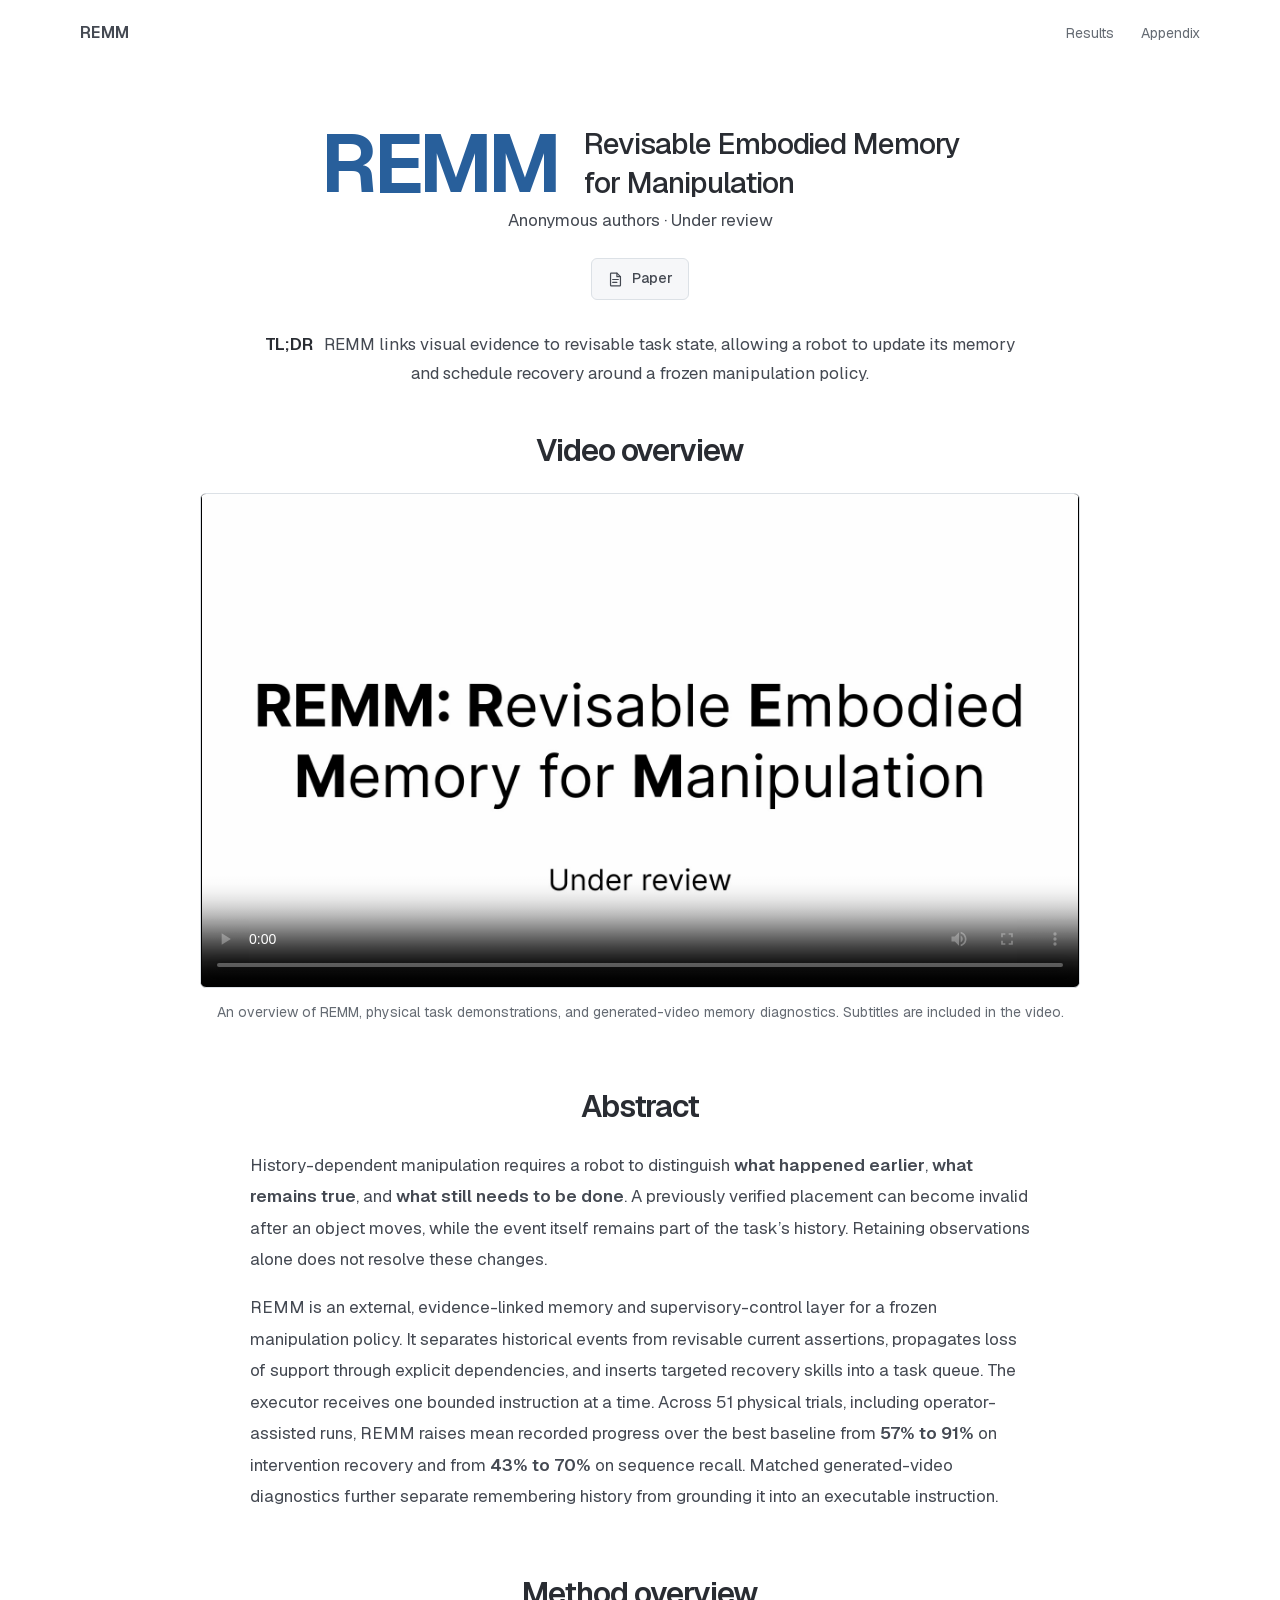
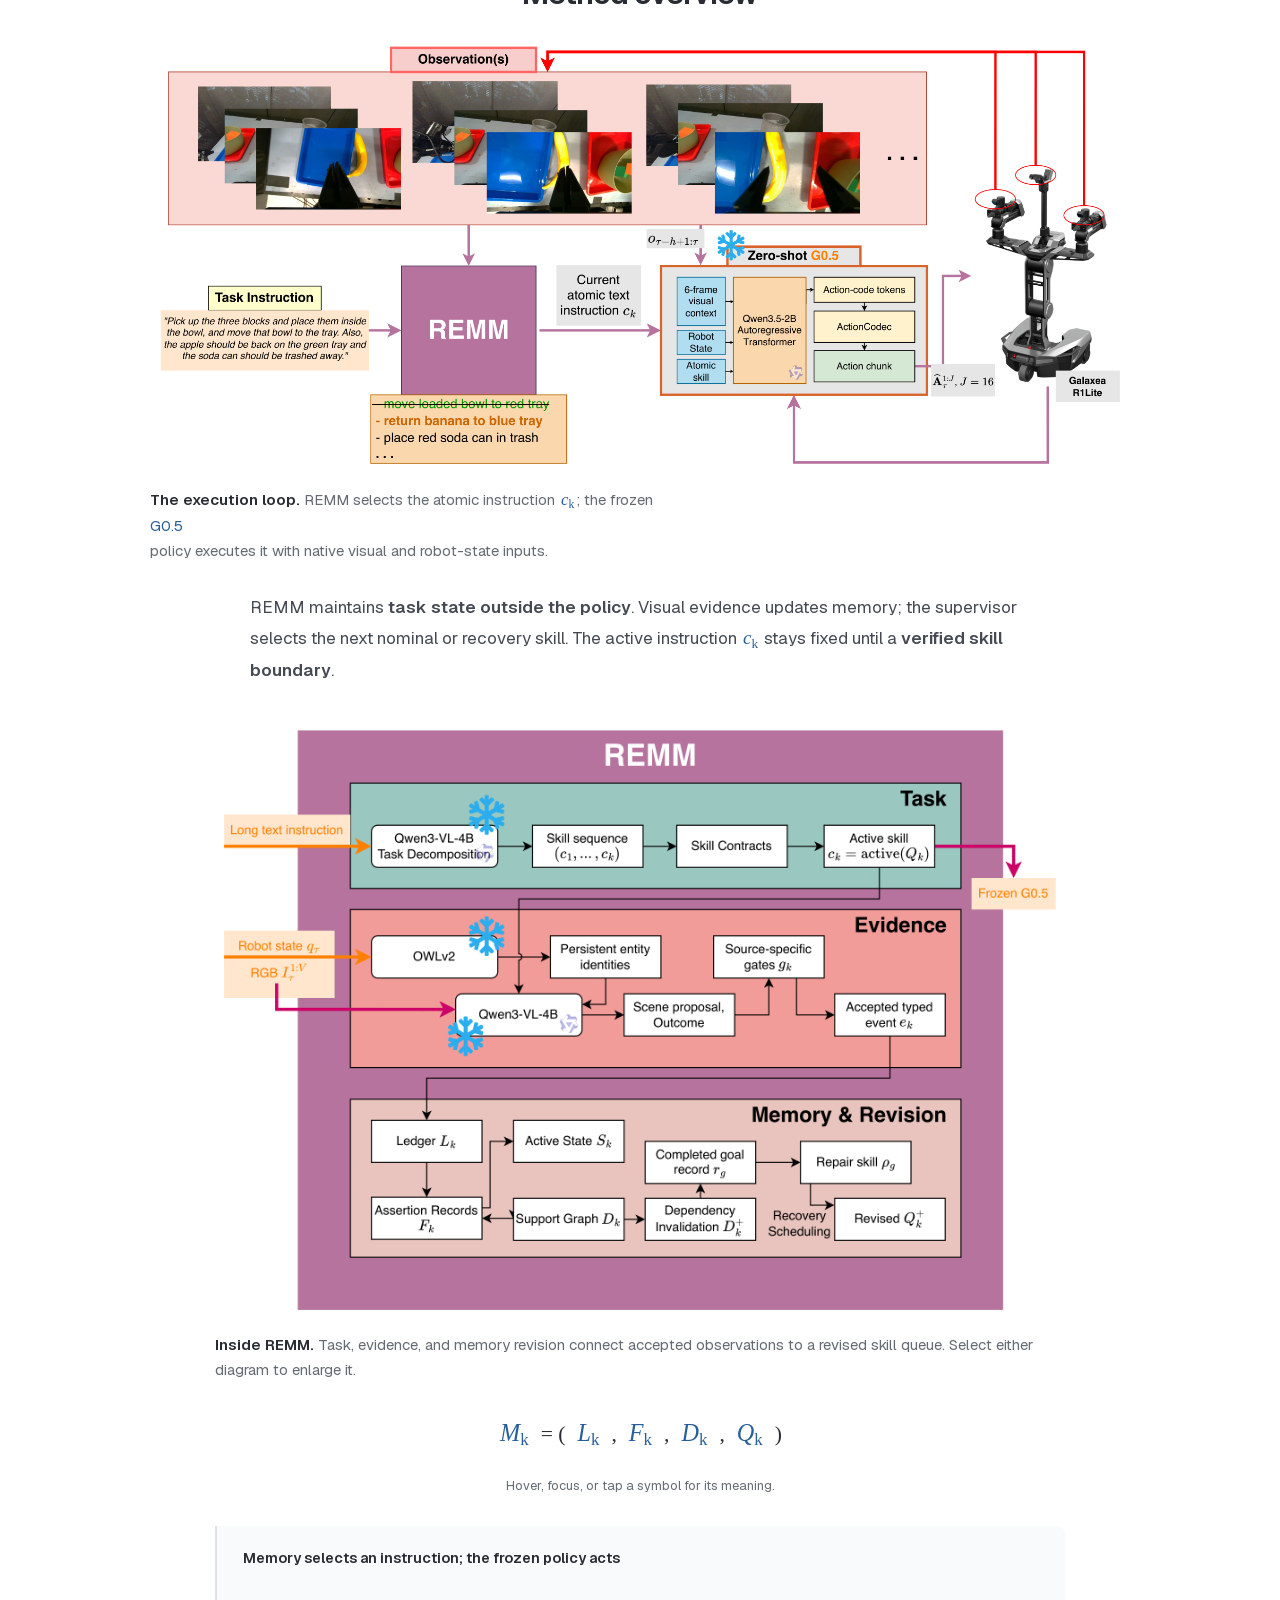
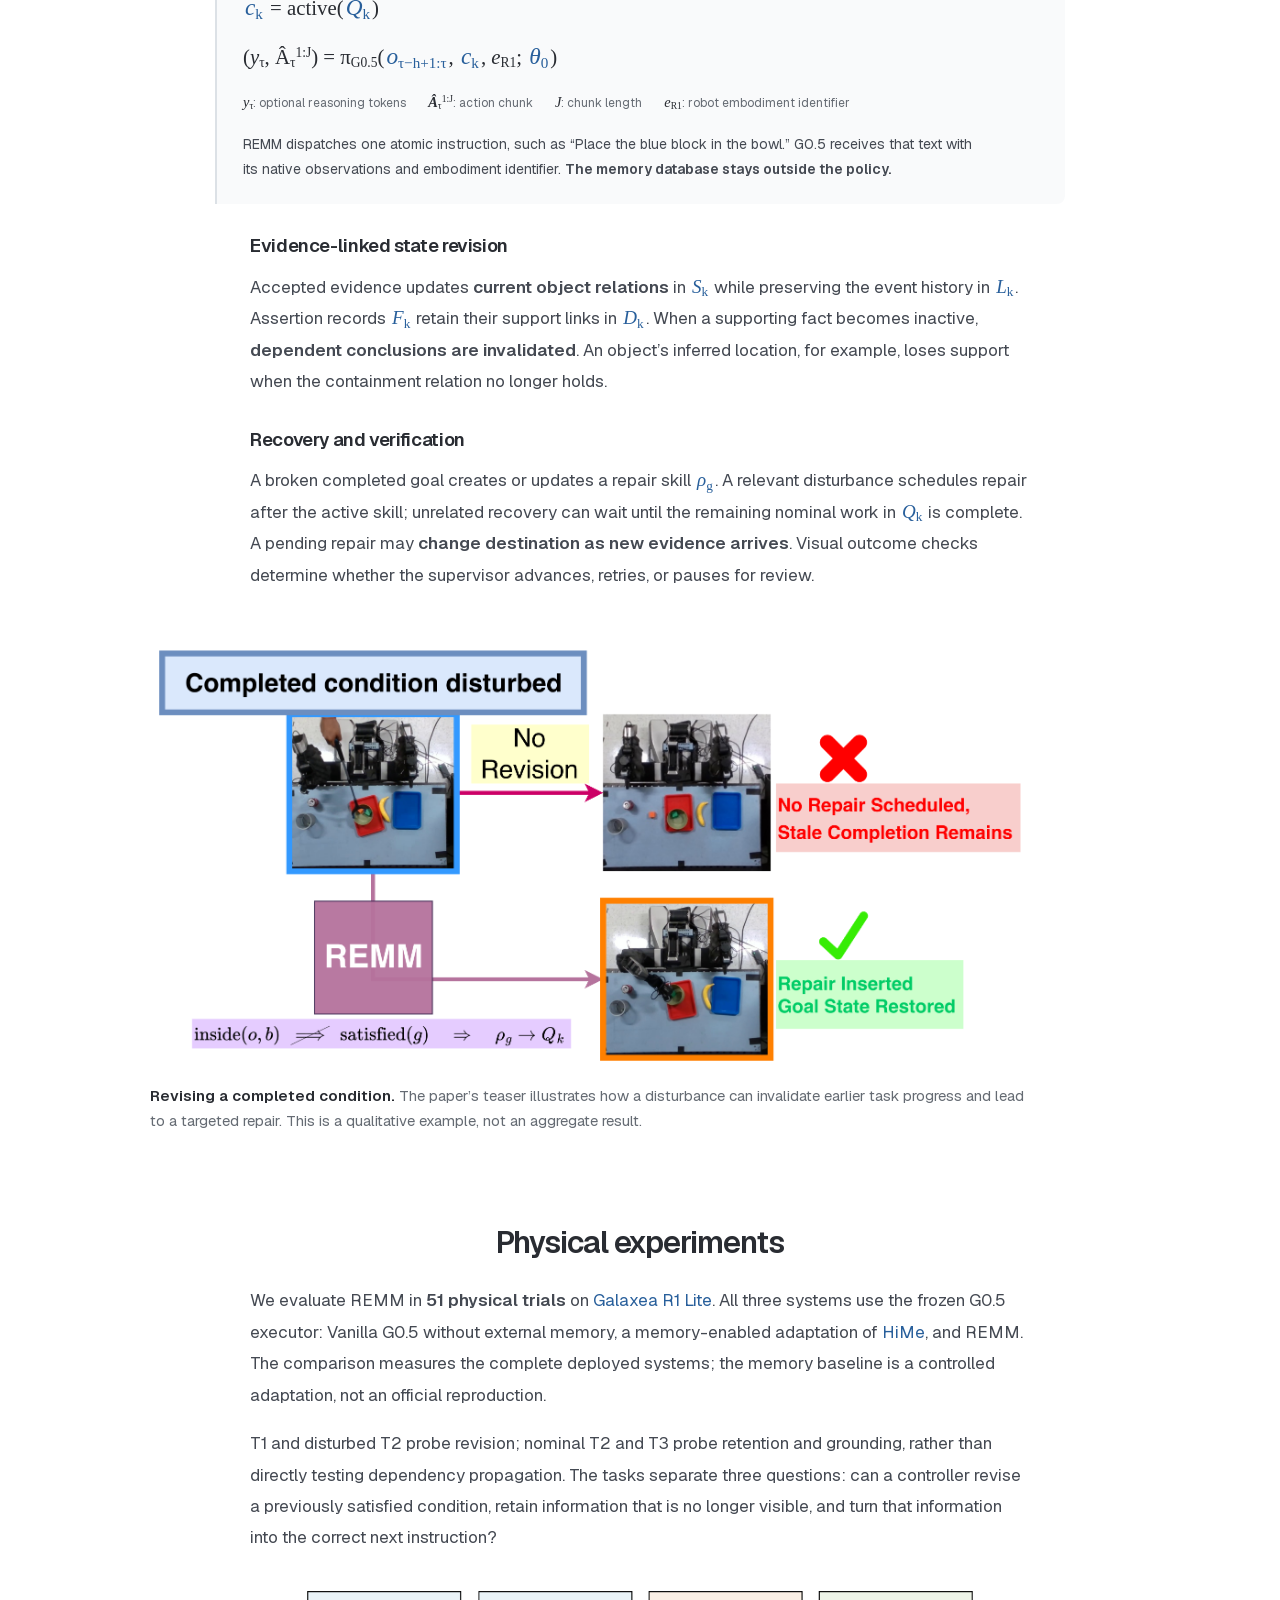
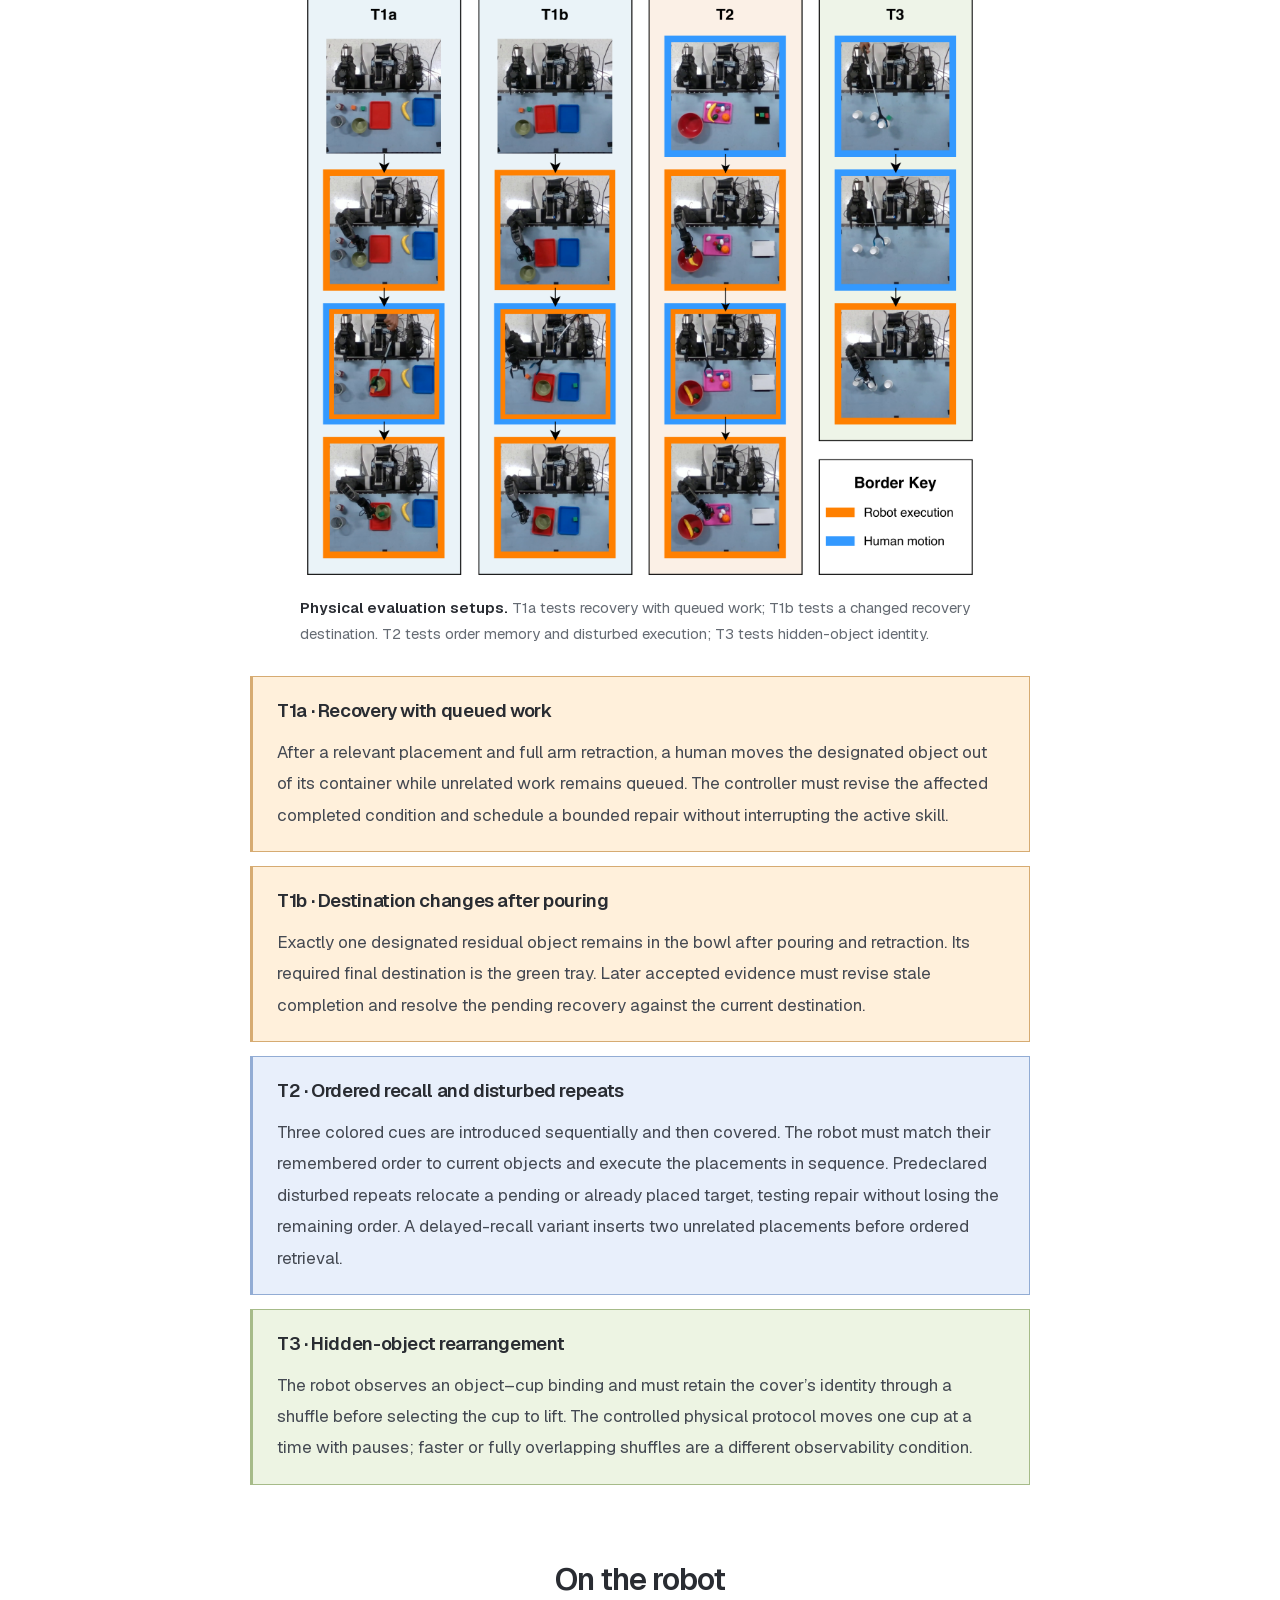
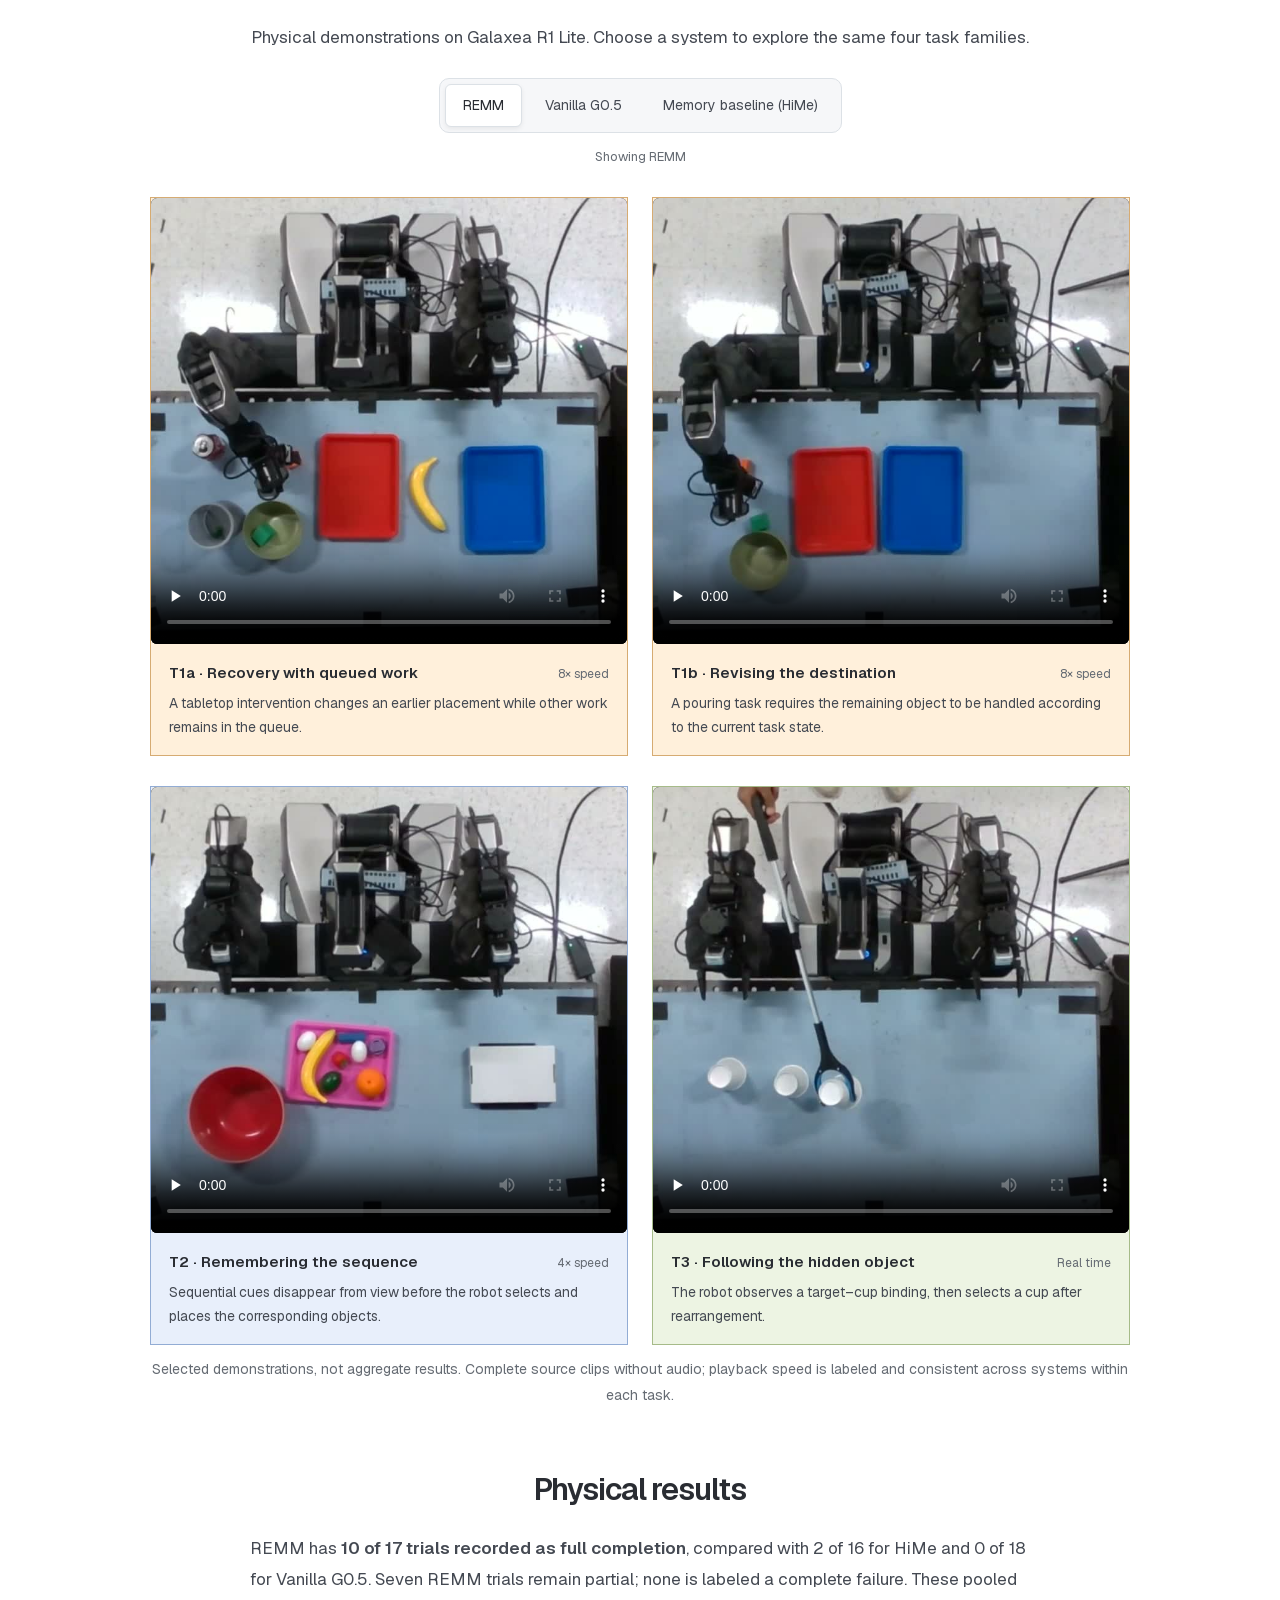
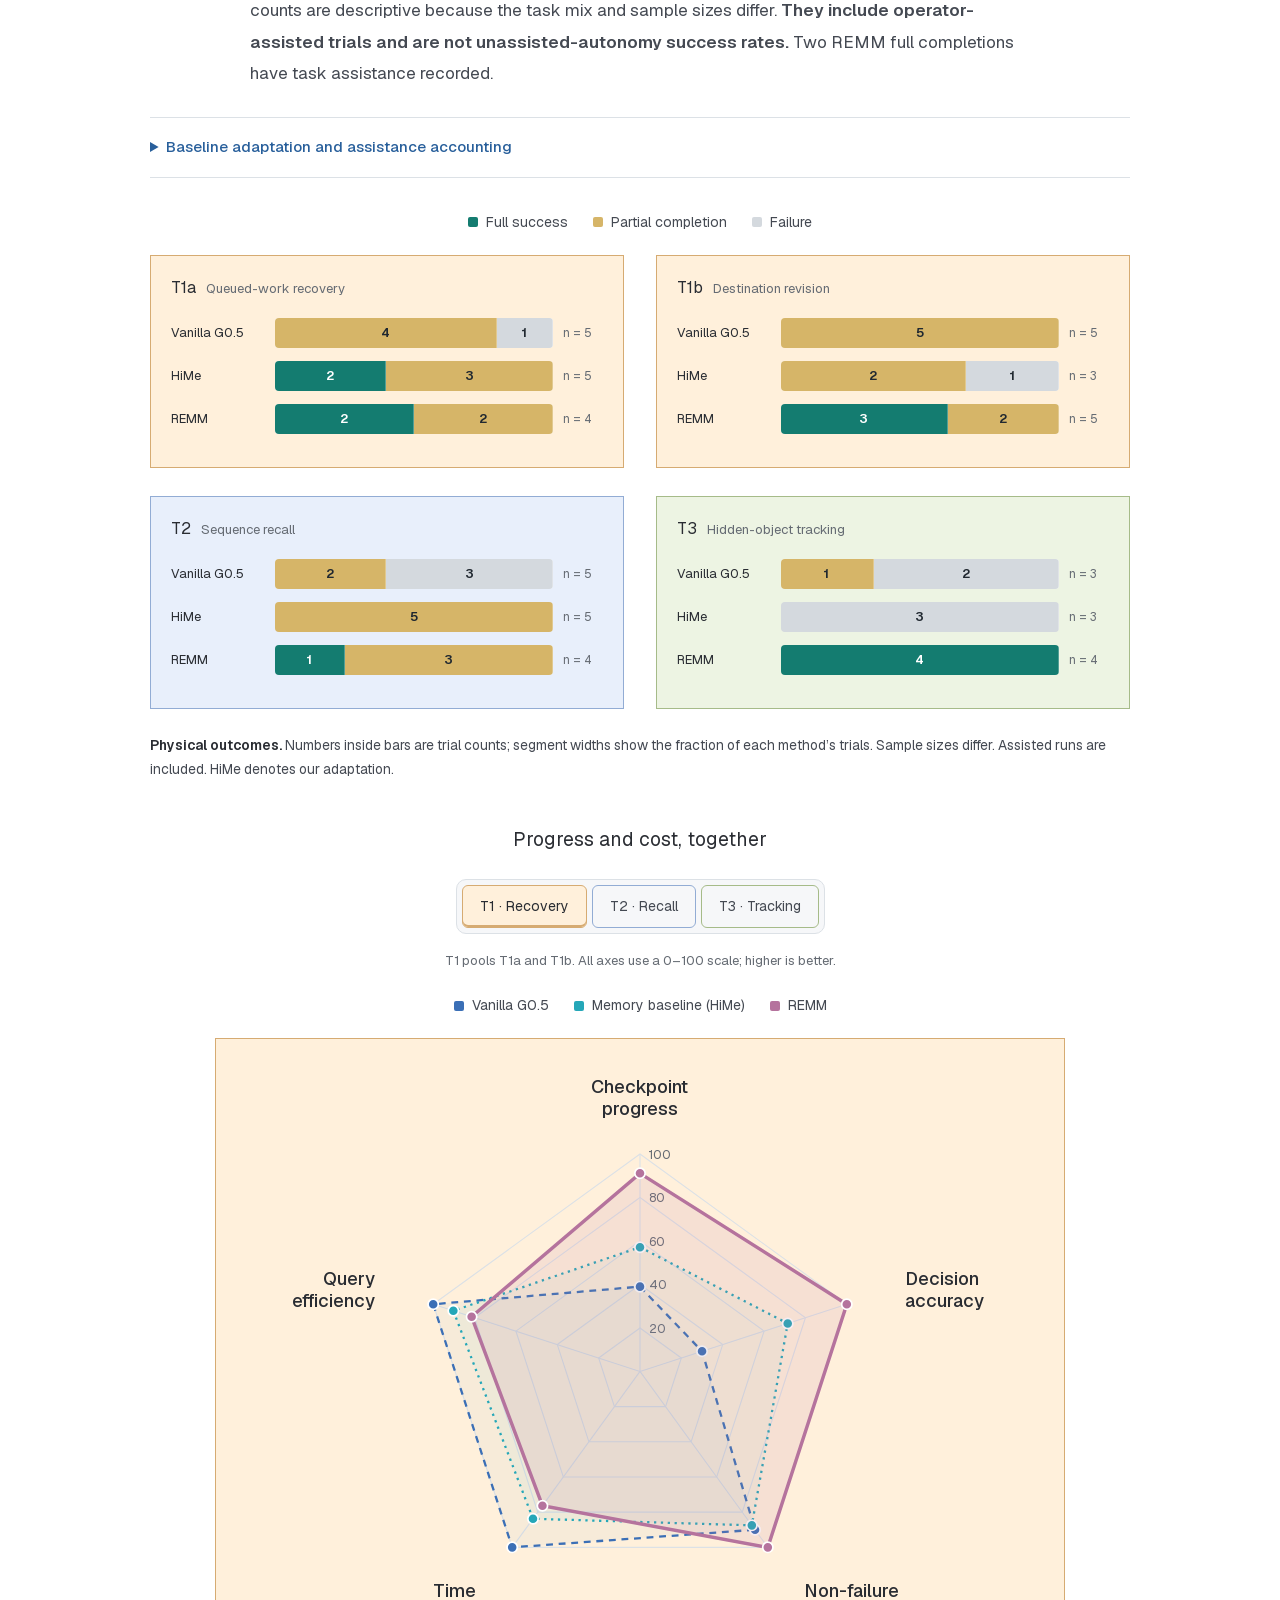
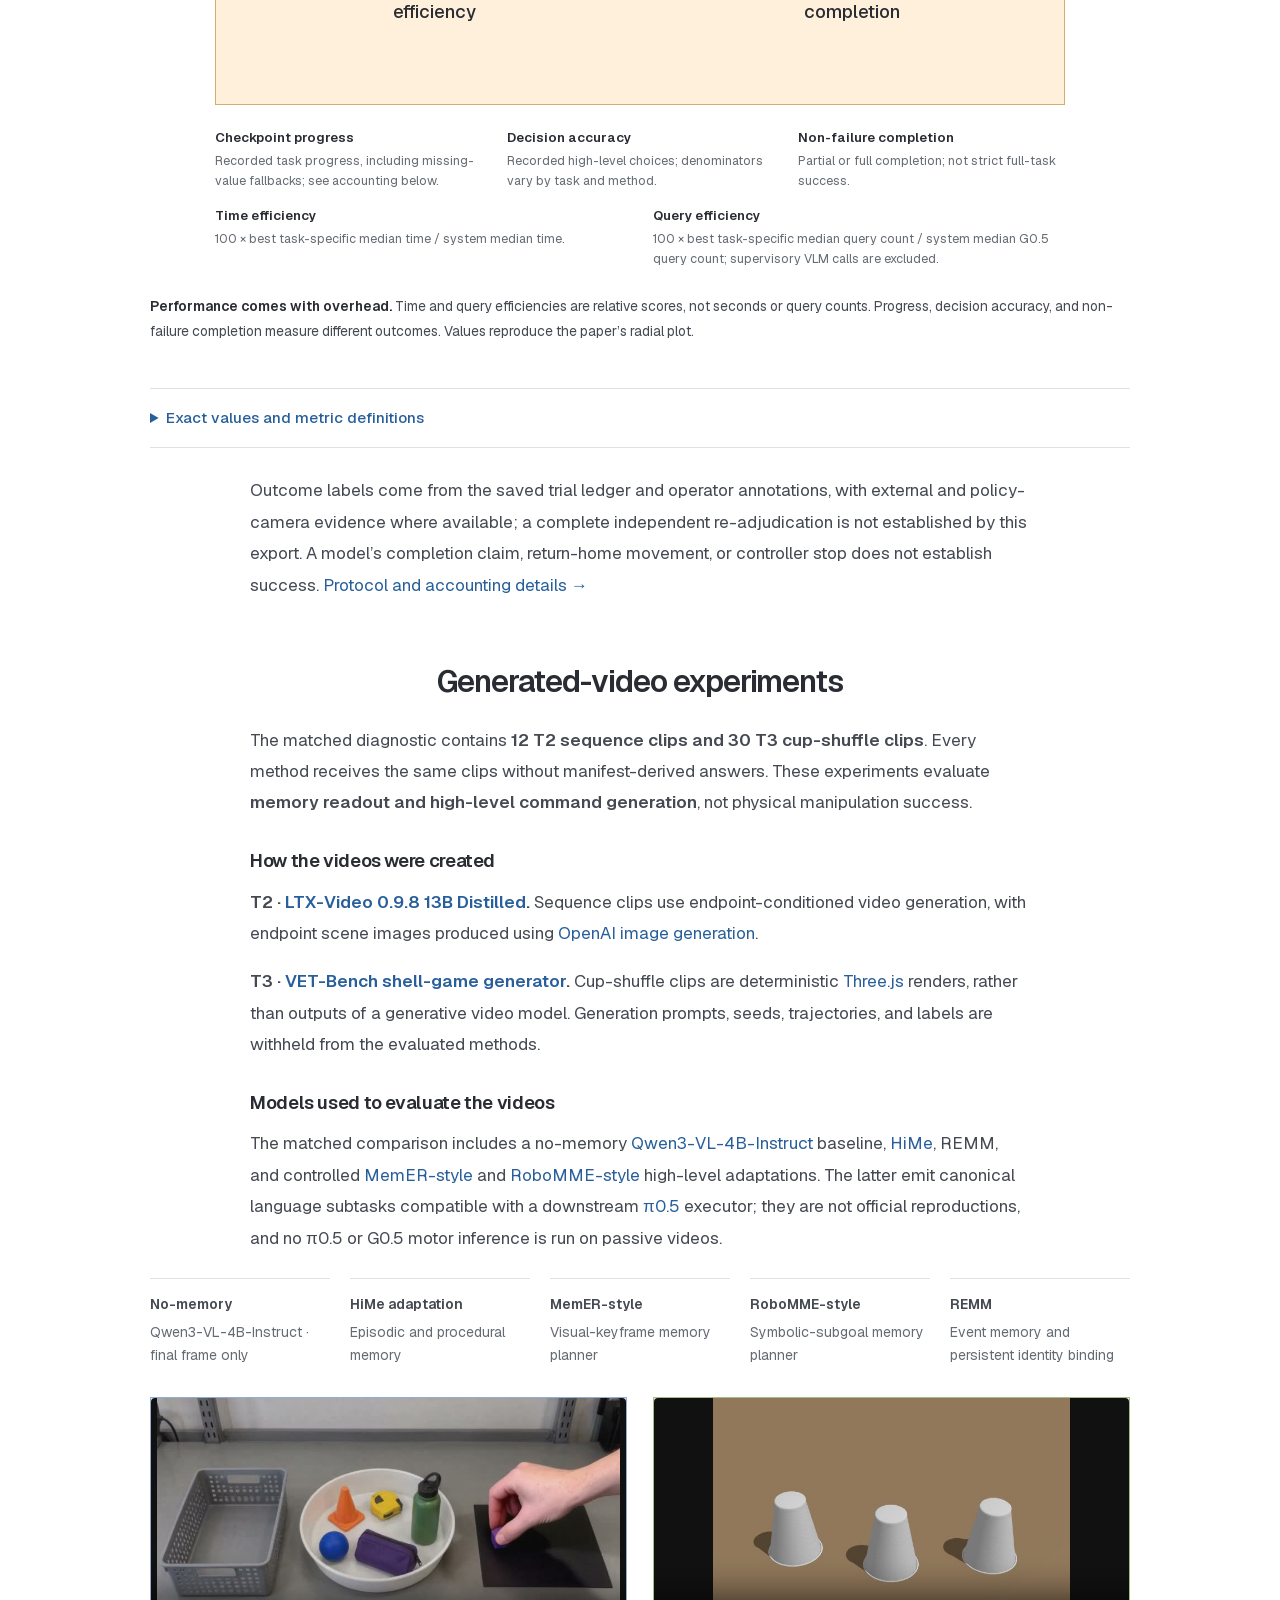
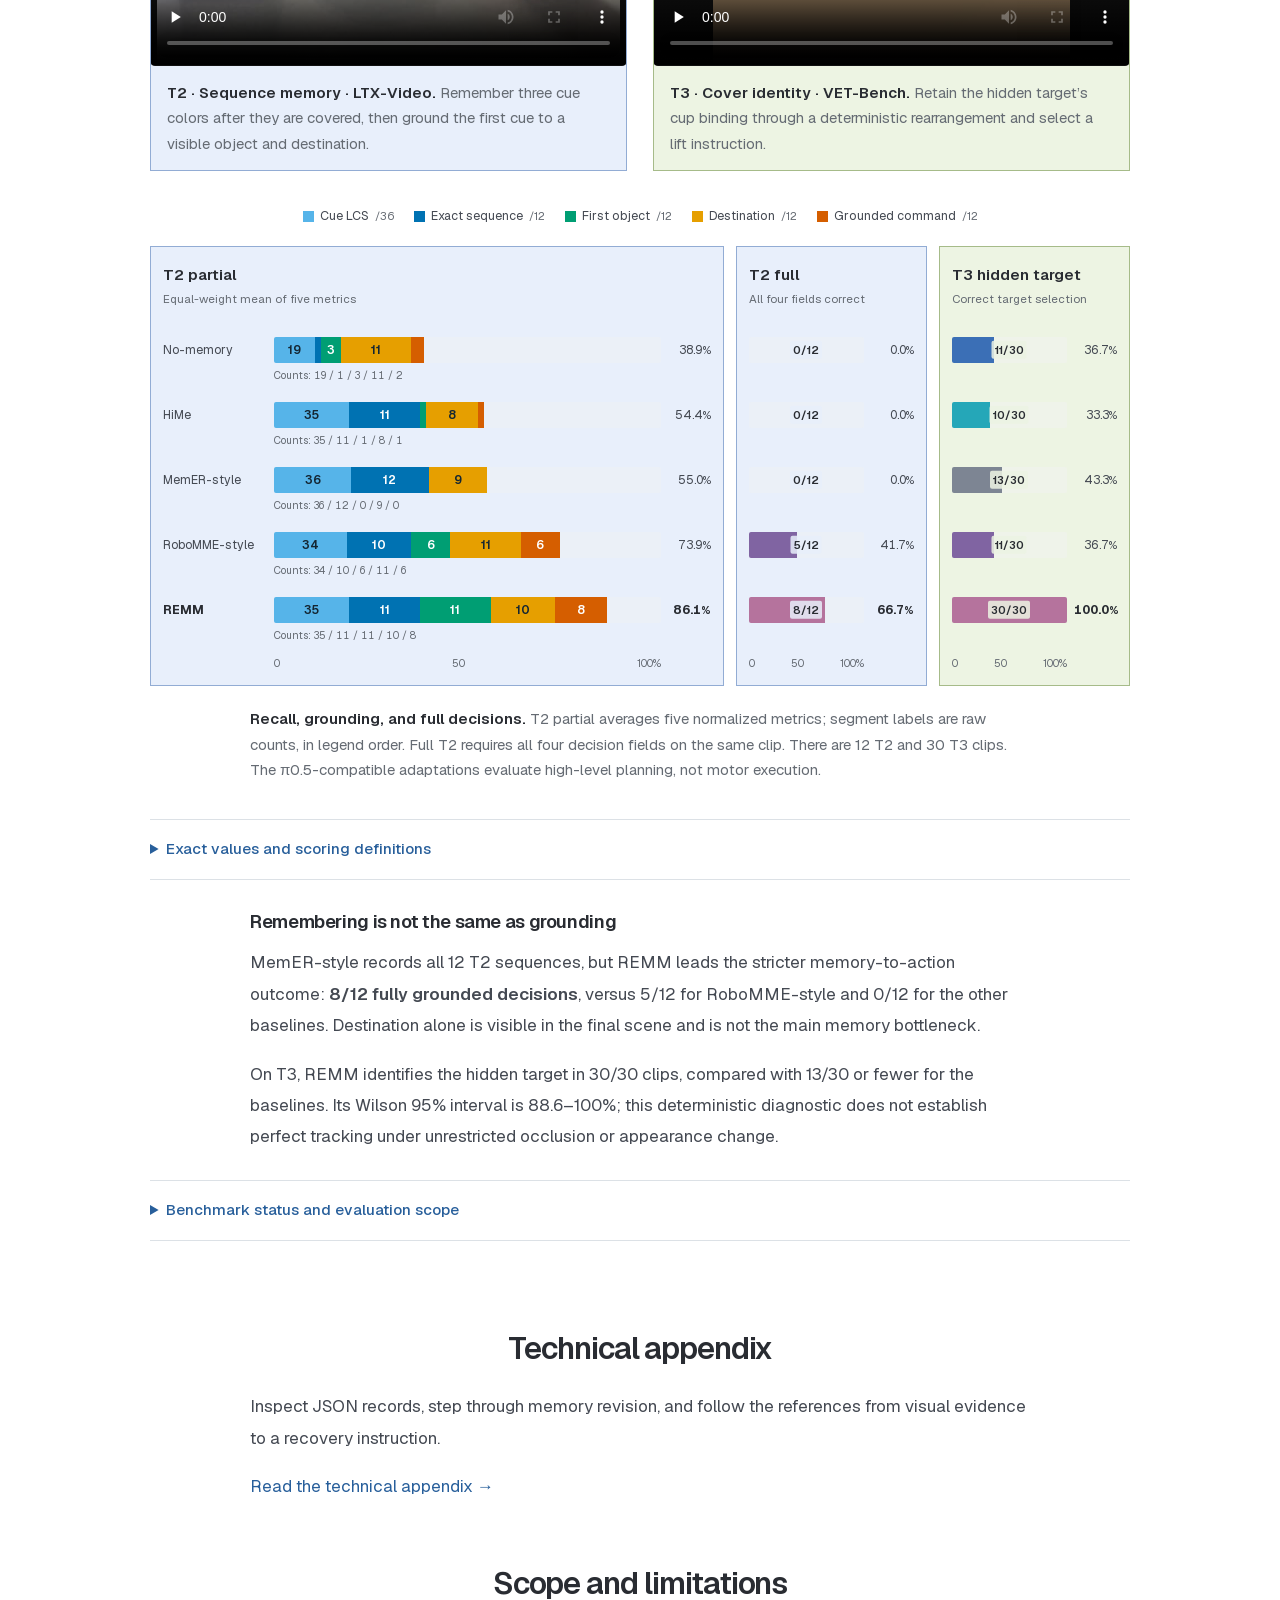
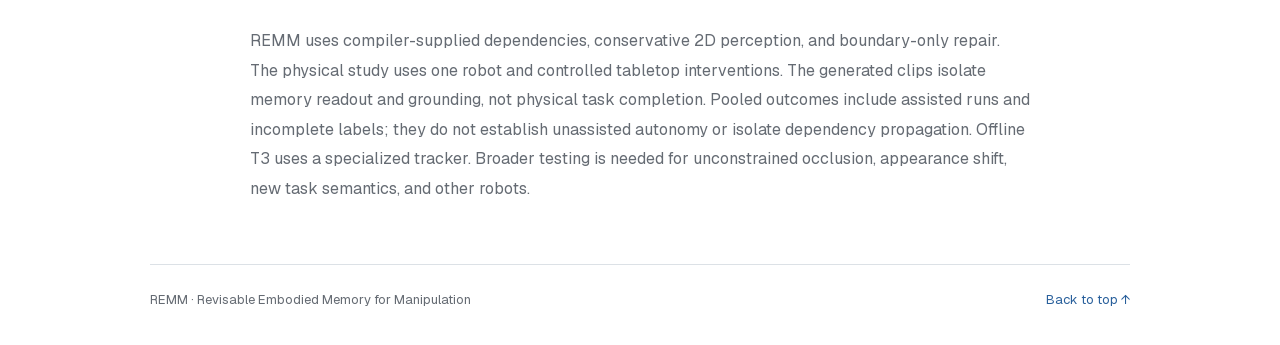
<file: index.html>
<!DOCTYPE html><html lang="en"><head><meta charSet="utf-8"/><meta name="viewport" content="width=device-width, initial-scale=1"/><link rel="preload" href="/figures/architecture-full-transparent.png" as="image"/><link rel="preload" href="/figures/teaser-transparent-e59fe15d.png" as="image"/><link rel="stylesheet" href="/_next/static/css/index.D-IYPkFb.css" data-rsc-css-href="/_next/static/css/index.D-IYPkFb.css" data-precedence="vite-rsc/importer-resources"/><link rel="modulepreload" fetchPriority="low" href="/_next/static/chunks/index-qOJ0EoI4.js"/><script src="/_next/static/chunks/rolldown-runtime-C60lm6uB.js" type="module" async=""></script><script src="/_next/static/chunks/framework-D_rUT4EX.js" type="module" async=""></script><link rel="modulepreload" href="/_next/static/chunks/layout-segment-context-VpAM1PEw.js" crossorigin=""/><link rel="modulepreload" href="/_next/static/chunks/notation-lzyPbaOK.js" crossorigin=""/><link rel="modulepreload" href="/_next/static/chunks/robot-demos-Dl0ZbzCp.js" crossorigin=""/><link rel="modulepreload" href="/_next/static/chunks/table-C-vBMdK6.js" crossorigin=""/><link rel="modulepreload" href="/_next/static/chunks/physical-charts-DEVLcy32.js" crossorigin=""/><title>REMM — Revisable Embodied Memory for Manipulation</title><meta name="description" content="Evidence-linked memory and supervisory control for history-dependent robot manipulation."/><meta property="og:title" content="REMM: Revisable Embodied Memory for Manipulation"/><meta property="og:description" content="Robots that revise memory when the world changes."/><meta property="og:url" content="https://remm-robot.github.io"/><meta property="og:site_name" content="REMM"/><meta property="og:type" content="website"/><meta property="og:image" content="https://remm-robot.github.io/figures/teaser.png"/><meta property="og:image:width" content="1190"/><meta property="og:image:height" content="600"/><meta property="og:image:alt" content="REMM revises a disturbed task condition and schedules recovery."/><meta name="twitter:card" content="summary_large_image"/><meta name="twitter:title" content="REMM: Revisable Embodied Memory for Manipulation"/><meta name="twitter:description" content="Robots that revise memory when the world changes."/><meta name="twitter:image" content="https://remm-robot.github.io/figures/teaser.png"/><script>Object.assign(((self[Symbol.for("vinext.navigationRuntime")]??={bootstrap:{routeManifest:null},functions:{}}).bootstrap.rsc??={rsc:[]}),{params:{},nav:{"pathname":"/","searchParams":[]}})</script><link rel="modulepreload" href="/_next/static/chunks/index-qOJ0EoI4.js" />
<link rel="preload" href="/_next/static/_vinext_fonts/geist-8ac0455e797f/geist-98bbbccb.woff2" as="font" type="font/woff2" crossorigin />
<link rel="preload" href="/_next/static/_vinext_fonts/geist-mono-00e989178794/geist-mono-013b2f2f.woff2" as="font" type="font/woff2" crossorigin />
<style data-vinext-fonts>/* cyrillic-ext */
@font-face {
  font-family: 'Geist';
  font-style: normal;
  font-weight: 100 900;
  font-display: swap;
  src: url(/_next/static/_vinext_fonts/geist-8ac0455e797f/geist-ff2310f5.woff2) format('woff2');
  unicode-range: U+0460-052F, U+1C80-1C8A, U+20B4, U+2DE0-2DFF, U+A640-A69F, U+FE2E-FE2F;
}
/* cyrillic */
@font-face {
  font-family: 'Geist';
  font-style: normal;
  font-weight: 100 900;
  font-display: swap;
  src: url(/_next/static/_vinext_fonts/geist-8ac0455e797f/geist-875ccdd4.woff2) format('woff2');
  unicode-range: U+0301, U+0400-045F, U+0490-0491, U+04B0-04B1, U+2116;
}
/* vietnamese */
@font-face {
  font-family: 'Geist';
  font-style: normal;
  font-weight: 100 900;
  font-display: swap;
  src: url(/_next/static/_vinext_fonts/geist-8ac0455e797f/geist-52306abf.woff2) format('woff2');
  unicode-range: U+0102-0103, U+0110-0111, U+0128-0129, U+0168-0169, U+01A0-01A1, U+01AF-01B0, U+0300-0301, U+0303-0304, U+0308-0309, U+0323, U+0329, U+1EA0-1EF9, U+20AB;
}
/* latin-ext */
@font-face {
  font-family: 'Geist';
  font-style: normal;
  font-weight: 100 900;
  font-display: swap;
  src: url(/_next/static/_vinext_fonts/geist-8ac0455e797f/geist-001175b1.woff2) format('woff2');
  unicode-range: U+0100-02BA, U+02BD-02C5, U+02C7-02CC, U+02CE-02D7, U+02DD-02FF, U+0304, U+0308, U+0329, U+1D00-1DBF, U+1E00-1E9F, U+1EF2-1EFF, U+2020, U+20A0-20AB, U+20AD-20C0, U+2113, U+2C60-2C7F, U+A720-A7FF;
}
/* latin */
@font-face {
  font-family: 'Geist';
  font-style: normal;
  font-weight: 100 900;
  font-display: swap;
  src: url(/_next/static/_vinext_fonts/geist-8ac0455e797f/geist-98bbbccb.woff2) format('woff2');
  unicode-range: U+0000-00FF, U+0131, U+0152-0153, U+02BB-02BC, U+02C6, U+02DA, U+02DC, U+0304, U+0308, U+0329, U+2000-206F, U+20AC, U+2122, U+2191, U+2193, U+2212, U+2215, U+FEFF, U+FFFD;
}

@font-face {
  font-family: 'Geist Fallback';
  src: local("Arial");
  ascent-override: 95.94%;
  descent-override: 28.16%;
  line-gap-override: 0.00%;
  size-adjust: 104.76%;
}

.__font_geist_19ysh9d { font-family: 'Geist', 'Geist Fallback'; font-style: normal; }

.__variable_geist_19ysh9d { --font-geist-sans: 'Geist', 'Geist Fallback'; }

/* cyrillic-ext */
@font-face {
  font-family: 'Geist Mono';
  font-style: normal;
  font-weight: 100 900;
  font-display: swap;
  src: url(/_next/static/_vinext_fonts/geist-mono-00e989178794/geist-mono-f6b33328.woff2) format('woff2');
  unicode-range: U+0460-052F, U+1C80-1C8A, U+20B4, U+2DE0-2DFF, U+A640-A69F, U+FE2E-FE2F;
}
/* cyrillic */
@font-face {
  font-family: 'Geist Mono';
  font-style: normal;
  font-weight: 100 900;
  font-display: swap;
  src: url(/_next/static/_vinext_fonts/geist-mono-00e989178794/geist-mono-44e03052.woff2) format('woff2');
  unicode-range: U+0301, U+0400-045F, U+0490-0491, U+04B0-04B1, U+2116;
}
/* symbols2 */
@font-face {
  font-family: 'Geist Mono';
  font-style: normal;
  font-weight: 100 900;
  font-display: swap;
  src: url(/_next/static/_vinext_fonts/geist-mono-00e989178794/geist-mono-0638449e.woff2) format('woff2');
  unicode-range: U+2000-2001, U+2004-2008, U+200A, U+23B8-23BD, U+2500-259F;
}
/* vietnamese */
@font-face {
  font-family: 'Geist Mono';
  font-style: normal;
  font-weight: 100 900;
  font-display: swap;
  src: url(/_next/static/_vinext_fonts/geist-mono-00e989178794/geist-mono-971fb274.woff2) format('woff2');
  unicode-range: U+0102-0103, U+0110-0111, U+0128-0129, U+0168-0169, U+01A0-01A1, U+01AF-01B0, U+0300-0301, U+0303-0304, U+0308-0309, U+0323, U+0329, U+1EA0-1EF9, U+20AB;
}
/* latin-ext */
@font-face {
  font-family: 'Geist Mono';
  font-style: normal;
  font-weight: 100 900;
  font-display: swap;
  src: url(/_next/static/_vinext_fonts/geist-mono-00e989178794/geist-mono-44745446.woff2) format('woff2');
  unicode-range: U+0100-02BA, U+02BD-02C5, U+02C7-02CC, U+02CE-02D7, U+02DD-02FF, U+0304, U+0308, U+0329, U+1D00-1DBF, U+1E00-1E9F, U+1EF2-1EFF, U+2020, U+20A0-20AB, U+20AD-20C0, U+2113, U+2C60-2C7F, U+A720-A7FF;
}
/* latin */
@font-face {
  font-family: 'Geist Mono';
  font-style: normal;
  font-weight: 100 900;
  font-display: swap;
  src: url(/_next/static/_vinext_fonts/geist-mono-00e989178794/geist-mono-013b2f2f.woff2) format('woff2');
  unicode-range: U+0000-00FF, U+0131, U+0152-0153, U+02BB-02BC, U+02C6, U+02DA, U+02DC, U+0304, U+0308, U+0329, U+2000-206F, U+20AC, U+2122, U+2191, U+2193, U+2212, U+2215, U+FEFF, U+FFFD;
}

@font-face {
  font-family: 'Geist Mono Fallback';
  src: local("Arial");
  ascent-override: 74.67%;
  descent-override: 21.92%;
  line-gap-override: 0.00%;
  size-adjust: 134.59%;
}

.__font_geist_mono_1001rt9 { font-family: 'Geist Mono', 'Geist Mono Fallback'; font-style: normal; }

.__variable_geist_mono_1001rt9 { --font-geist-mono: 'Geist Mono', 'Geist Mono Fallback'; }
</style>
</head><body class="__variable_geist_19ysh9d __variable_geist_mono_1001rt9 antialiased"><a class="skip" href="#video">Skip to content</a><header class="site-header"><a href="#overview" class="site-name">REMM</a><nav aria-label="Page sections"><a href="#results">Results</a><a href="/appendix/">Appendix</a></nav></header><main><section class="paper-header" id="overview"><h1 class="project-title"><span class="project-wordmark">REMM</span><span class="project-expansion">Revisable Embodied Memory<br/>for Manipulation</span></h1><p class="authors">Anonymous authors · Under review</p><div class="resource-links" aria-label="Project resources"><a href="/remm-paper.pdf"><svg viewBox="0 0 24 24" fill="none" aria-hidden="true"><path d="M14 3H6a1 1 0 0 0-1 1v16a1 1 0 0 0 1 1h12a1 1 0 0 0 1-1V8l-5-5Z" stroke="currentColor" stroke-width="1.7" stroke-linejoin="round"></path><path d="M14 3v5h5M8 12h8M8 16h6" stroke="currentColor" stroke-width="1.7" stroke-linecap="round"></path></svg><span>Paper</span></a></div><p class="tldr"><strong>TL;DR</strong> REMM links visual evidence to revisable task state, allowing a robot to update its memory and schedule recovery around a frozen manipulation policy.</p></section><section class="paper-section prose" id="video"><h2>Video overview</h2><video class="overview-video" controls="" playsInline="" preload="metadata" poster="/videos/remm-overview-poster.jpg?v=20261010" aria-label="REMM project overview and experiments"><source src="/videos/remm-overview.mp4?v=20261010" type="video/mp4"/>Your browser does not support embedded video.</video><p class="section-caption">An overview of REMM, physical task demonstrations, and generated-video memory diagnostics. Subtitles are included in the video.</p></section><section class="paper-section prose" id="abstract"><h2>Abstract</h2><p>History-dependent manipulation requires a robot to distinguish <strong>what happened earlier</strong>, <strong>what remains true</strong>, and <strong>what still needs to be done</strong>. A previously verified placement can become invalid after an object moves, while the event itself remains part of the task’s history. Retaining observations alone does not resolve these changes.</p><p>REMM is an external, evidence-linked memory and supervisory-control layer for a frozen manipulation policy. It separates historical events from revisable current assertions, propagates loss of support through explicit dependencies, and inserts targeted recovery skills into a task queue. The executor receives one bounded instruction at a time. Across 51 physical trials, including operator-assisted runs, REMM raises mean recorded progress over the best baseline from <strong>57% to 91%</strong> on intervention recovery and from <strong>43% to 70%</strong> on sequence recall. Matched generated-video diagnostics further separate remembering history from grounding it into an executable instruction.</p></section><section class="paper-section" id="method"><h2>Method overview</h2><figure class="paper-figure architecture-figure"><a href="/figures/architecture-full-transparent.png" target="_blank" rel="noopener noreferrer" aria-label="Enlarge the robot execution architecture"><img src="/figures/architecture-full-transparent.png" width="1909" height="854" alt="Observations and task instructions enter REMM, which sends an atomic instruction to the frozen G0.5 executor and Galaxea R1 Lite robot."/></a><figcaption><strong>The execution loop.</strong> REMM selects the atomic instruction <span class="notation"><button type="button" class="notation-symbol" aria-label="Active instruction, c subscript k" aria-expanded="false"><i>c</i><sub>k</sub></button></span>; the frozen <a class="reference-link" href="https://opengalaxea.github.io/G05/" target="_blank" rel="noopener noreferrer">G0.5</a> policy executes it with native visual and robot-state inputs.</figcaption></figure><p class="prose intro">REMM maintains <strong>task state outside the policy</strong>. Visual evidence updates memory; the supervisor selects the next nominal or recovery skill. The active instruction <span class="notation"><button type="button" class="notation-symbol" aria-label="Active instruction, c subscript k" aria-expanded="false"><i>c</i><sub>k</sub></button></span> stays fixed until a <strong>verified skill boundary</strong>.</p><figure class="paper-figure architecture-detail"><a href="/figures/architecture-memory-transparent-v3.png" target="_blank" rel="noopener noreferrer" aria-label="Enlarge REMM internal architecture"><img src="/figures/architecture-memory-transparent-v3.png" width="1898" height="1334" loading="lazy" alt="REMM internals: task decomposition and skill contracts, source-specific evidence gates, event ledger, assertion records, support graph, dependency invalidation, and recovery scheduling."/></a><figcaption><strong>Inside REMM.</strong> Task, evidence, and memory revision connect accepted observations to a revised skill queue. Select either diagram to enlarge it.</figcaption></figure><div class="notation-equation" aria-label="Memory consists of ledger, assertion records, support graph, and skill queue"><span class="notation"><button type="button" class="notation-symbol" aria-label="Memory state, M subscript k" aria-expanded="false"><i>M</i><sub>k</sub></button></span><span>= (</span><span class="notation"><button type="button" class="notation-symbol" aria-label="Event ledger, L subscript k" aria-expanded="false"><i>L</i><sub>k</sub></button></span><span>,</span><span class="notation"><button type="button" class="notation-symbol" aria-label="Assertion records, F subscript k" aria-expanded="false"><i>F</i><sub>k</sub></button></span><span>,</span><span class="notation"><button type="button" class="notation-symbol" aria-label="Support graph, D subscript k" aria-expanded="false"><i>D</i><sub>k</sub></button></span><span>,</span><span class="notation"><button type="button" class="notation-symbol" aria-label="Skill queue, Q subscript k" aria-expanded="false"><i>Q</i><sub>k</sub></button></span><span>)</span></div><p class="notation-hint">Hover, focus, or tap a symbol for its meaning.</p><aside class="method-equation"><h3>Memory selects an instruction; the frozen policy acts</h3><div class="equation-lines"><div><span class="notation"><button type="button" class="notation-symbol" aria-label="Active instruction, c subscript k" aria-expanded="false"><i>c</i><sub>k</sub></button></span> = <span class="math-word">active</span>(<span class="notation"><button type="button" class="notation-symbol" aria-label="Skill queue, Q subscript k" aria-expanded="false"><i>Q</i><sub>k</sub></button></span>)</div><div>(<i>y</i><sub>τ</sub>, Â<sub>τ</sub><sup>1:J</sup>) = π<sub>G0.5</sub>(<span class="notation"><button type="button" class="notation-symbol" aria-label="Recent observations, o subscript τ−h+1:τ" aria-expanded="false"><i>o</i><sub>τ−h+1:τ</sub></button></span>, <span class="notation"><button type="button" class="notation-symbol" aria-label="Active instruction, c subscript k" aria-expanded="false"><i>c</i><sub>k</sub></button></span>, <i>e</i><sub>R1</sub>; <span class="notation"><button type="button" class="notation-symbol" aria-label="Frozen executor parameters, θ subscript 0" aria-expanded="false"><i>θ</i><sub>0</sub></button></span>)</div><small class="math-key"><span><i>y</i><sub>τ</sub>: optional reasoning tokens</span><span><span class="math-vector">Â</span><sub>τ</sub><sup>1:J</sup>: action chunk</span><span><i>J</i>: chunk length</span><span><i>e</i><sub>R1</sub>: robot embodiment identifier</span></small></div><p class="equation-example">REMM dispatches one atomic instruction, such as “Place the blue block in the bowl.” G0.5 receives that text with its native observations and embodiment identifier. <strong>The memory database stays outside the policy.</strong></p></aside><div class="prose method-text"><h3>Evidence-linked state revision</h3><p>Accepted evidence updates <strong>current object relations</strong> in <span class="notation"><button type="button" class="notation-symbol" aria-label="Supported current state, S subscript k" aria-expanded="false"><i>S</i><sub>k</sub></button></span> while preserving the event history in <span class="notation"><button type="button" class="notation-symbol" aria-label="Event ledger, L subscript k" aria-expanded="false"><i>L</i><sub>k</sub></button></span>. Assertion records <span class="notation"><button type="button" class="notation-symbol" aria-label="Assertion records, F subscript k" aria-expanded="false"><i>F</i><sub>k</sub></button></span> retain their support links in <span class="notation"><button type="button" class="notation-symbol" aria-label="Support graph, D subscript k" aria-expanded="false"><i>D</i><sub>k</sub></button></span>. When a supporting fact becomes inactive, <strong>dependent conclusions are invalidated</strong>. An object’s inferred location, for example, loses support when the containment relation no longer holds.</p><h3>Recovery and verification</h3><p>A broken completed goal creates or updates a repair skill <span class="notation"><button type="button" class="notation-symbol" aria-label="Repair skill, ρ subscript g" aria-expanded="false"><i>ρ</i><sub>g</sub></button></span>. A relevant disturbance schedules repair after the active skill; unrelated recovery can wait until the remaining nominal work in <span class="notation"><button type="button" class="notation-symbol" aria-label="Skill queue, Q subscript k" aria-expanded="false"><i>Q</i><sub>k</sub></button></span> is complete. A pending repair may <strong>change destination as new evidence arrives</strong>. Visual outcome checks determine whether the supervisor advances, retries, or pauses for review.</p></div></section><figure class="teaser paper-figure"><img src="/figures/teaser-transparent-e59fe15d.png" width="1919" height="935" alt="Illustrative comparison: a disturbed completed condition remains stale without revision, while REMM schedules a repair."/><figcaption><strong>Revising a completed condition.</strong> The paper’s teaser illustrates how a disturbance can invalidate earlier task progress and lead to a targeted repair. This is a qualitative example, not an aggregate result.</figcaption></figure><section class="paper-section" id="tasks"><h2>Physical experiments</h2><div class="prose"><p>We evaluate REMM in <strong>51 physical trials</strong> on <a class="reference-link" href="https://docs.galaxea-ai.com/Guide/R1Lite/R1Lite_Hardware_Introduction/" target="_blank" rel="noopener noreferrer">Galaxea R1 Lite</a>. All three systems use the frozen G0.5 executor: Vanilla G0.5 without external memory, a memory-enabled adaptation of <a class="reference-link" href="https://happywaterxp.github.io/HiMe/" target="_blank" rel="noopener noreferrer">HiMe</a>, and REMM. The comparison measures the complete deployed systems; the memory baseline is a controlled adaptation, not an official reproduction.</p><p>T1 and disturbed T2 probe revision; nominal T2 and T3 probe retention and grounding, rather than directly testing dependency propagation. The tasks separate three questions: can a controller revise a previously satisfied condition, retain information that is no longer visible, and turn that information into the correct next instruction?</p></div><figure class="paper-figure task-figure"><img src="/figures/setup-transparent.png" width="1918" height="1688" loading="lazy" alt="Physical task sequences for T1a, T1b, T2, and T3. Orange borders identify robot execution and blue borders identify human motion."/><figcaption><strong>Physical evaluation setups.</strong> T1a tests recovery with queued work; T1b tests a changed recovery destination. T2 tests order memory and disturbed execution; T3 tests hidden-object identity.</figcaption></figure><div class="prose task-list"><article data-task="T1"><h3>T1a · Recovery with queued work</h3><p>After a relevant placement and full arm retraction, a human moves the designated object out of its container while unrelated work remains queued. The controller must revise the affected completed condition and schedule a bounded repair without interrupting the active skill.</p></article><article data-task="T1"><h3>T1b · Destination changes after pouring</h3><p>Exactly one designated residual object remains in the bowl after pouring and retraction. Its required final destination is the green tray. Later accepted evidence must revise stale completion and resolve the pending recovery against the current destination.</p></article><article data-task="T2"><h3>T2 · Ordered recall and disturbed repeats</h3><p>Three colored cues are introduced sequentially and then covered. The robot must match their remembered order to current objects and execute the placements in sequence. Predeclared disturbed repeats relocate a pending or already placed target, testing repair without losing the remaining order. A delayed-recall variant inserts two unrelated placements before ordered retrieval.</p></article><article data-task="T3"><h3>T3 · Hidden-object rearrangement</h3><p>The robot observes an object–cup binding and must retain the cover’s identity through a shuffle before selecting the cup to lift. The controlled physical protocol moves one cup at a time with pauses; faster or fully overlapping shuffles are a different observability condition.</p></article></div></section><section class="paper-section" id="robot-demos"><h2>On the robot</h2><p class="prose demo-intro">Physical demonstrations on Galaxea R1 Lite. Choose a system to explore the same four task families.</p><div class="demo-selector" role="group" aria-label="Robot demonstration system"><button type="button" aria-pressed="true" aria-controls="robot-demo-gallery">REMM</button><button type="button" aria-pressed="false" aria-controls="robot-demo-gallery">Vanilla G0.5</button><button type="button" aria-pressed="false" aria-controls="robot-demo-gallery">Memory baseline (HiMe)</button></div><p class="demo-selection" aria-live="polite">Showing <!-- -->REMM</p><div class="robot-demo-grid" id="robot-demo-gallery"><figure data-task="T1"><video controls="" playsInline="" preload="none" poster="/videos/robot-recovery.jpg" aria-label="REMM: T1a · Recovery with queued work, 8× speed"><source src="/videos/robot-recovery.mp4" type="video/mp4"/>Your browser does not support embedded video.</video><figcaption><div class="demo-title"><strong>T1a · Recovery with queued work</strong><span>8× speed</span></div><p>A tabletop intervention changes an earlier placement while other work remains in the queue.</p></figcaption></figure><figure data-task="T1"><video controls="" playsInline="" preload="none" poster="/videos/robot-retargeting.jpg" aria-label="REMM: T1b · Revising the destination, 8× speed"><source src="/videos/robot-retargeting.mp4" type="video/mp4"/>Your browser does not support embedded video.</video><figcaption><div class="demo-title"><strong>T1b · Revising the destination</strong><span>8× speed</span></div><p>A pouring task requires the remaining object to be handled according to the current task state.</p></figcaption></figure><figure data-task="T2"><video controls="" playsInline="" preload="none" poster="/videos/robot-sequence.jpg" aria-label="REMM: T2 · Remembering the sequence, 4× speed"><source src="/videos/robot-sequence.mp4" type="video/mp4"/>Your browser does not support embedded video.</video><figcaption><div class="demo-title"><strong>T2 · Remembering the sequence</strong><span>4× speed</span></div><p>Sequential cues disappear from view before the robot selects and places the corresponding objects.</p></figcaption></figure><figure data-task="T3"><video controls="" playsInline="" preload="none" poster="/videos/robot-cups.jpg" aria-label="REMM: T3 · Following the hidden object, Real time"><source src="/videos/robot-cups.mp4" type="video/mp4"/>Your browser does not support embedded video.</video><figcaption><div class="demo-title"><strong>T3 · Following the hidden object</strong><span>Real time</span></div><p>The robot observes a target–cup binding, then selects a cup after rearrangement.</p></figcaption></figure></div><p class="section-caption">Selected demonstrations, not aggregate results. Complete source clips without audio; playback speed is labeled and consistent across systems within each task.</p></section><section class="paper-section" id="results"><h2>Physical results</h2><div class="prose"><p>REMM has <strong>10 of 17 trials recorded as full completion</strong>, compared with 2 of 16 for HiMe and 0 of 18 for Vanilla G0.5. Seven REMM trials remain partial; none is labeled a complete failure. These pooled counts are descriptive because the task mix and sample sizes differ. <strong>They include operator-assisted trials and are not unassisted-autonomy success rates.</strong> Two REMM full completions have task assistance recorded.</p></div><details class="result-details"><summary>Baseline adaptation and assistance accounting</summary><div class="prose"><p>The local HiMe adaptation retains planner/sentry roles, episodic and procedural stores, and add/update/delete operations. Its configured planner and sentry use Qwen3-VL-4B-Instruct, MiniLM-L6-v2 retrieval, and an eight-frame working context, with task prompts and instruction parsing adapted to G0.5. It is not a reproduction of the original HiMe model stack. Retention versus revision is not a distinction between HiMe and REMM: both can edit memory. REMM makes the supporting records and downstream withdrawal explicit.</p><p>The plotted ledger records the following assistance categories. Unrecorded does not mean unassisted. The two assisted REMM full completions are T1b (orange-block nudge) and T2 (help completing strawberry pickup). We preserve the recorded outcomes rather than silently reclassifying them.</p></div><div class="research-table-wrap" role="region" aria-label="Assistance fields in the 51-trial plotted ledger" tabindex="0"><div data-slot="table-container" class="relative w-full overflow-x-auto"><table data-slot="table" class="w-full caption-bottom text-sm research-table"><caption>Assistance fields in the 51-trial plotted ledger</caption><thead data-slot="table-header" class="[&amp;_tr]:border-b"><tr data-slot="table-row" class="hover:bg-muted/50 data-[state=selected]:bg-muted border-b transition-colors has-aria-expanded:bg-muted/50"><th data-slot="table-head" class="text-foreground h-10 px-2 text-left align-middle font-medium whitespace-nowrap [&amp;:has([role=checkbox])]:pr-0" scope="col">System</th><th data-slot="table-head" class="text-foreground h-10 px-2 text-left align-middle font-medium whitespace-nowrap [&amp;:has([role=checkbox])]:pr-0" scope="col">Recorded none</th><th data-slot="table-head" class="text-foreground h-10 px-2 text-left align-middle font-medium whitespace-nowrap [&amp;:has([role=checkbox])]:pr-0" scope="col">Task assistance</th><th data-slot="table-head" class="text-foreground h-10 px-2 text-left align-middle font-medium whitespace-nowrap [&amp;:has([role=checkbox])]:pr-0" scope="col">Unrecorded</th></tr></thead><tbody data-slot="table-body" class="[&amp;_tr:last-child]:border-0"><tr data-slot="table-row" class="hover:bg-muted/50 data-[state=selected]:bg-muted border-b transition-colors has-aria-expanded:bg-muted/50"><th data-slot="table-head" class="text-foreground h-10 px-2 text-left align-middle font-medium whitespace-nowrap [&amp;:has([role=checkbox])]:pr-0" scope="row">Vanilla G0.5</th><td data-slot="table-cell" class="p-2 align-middle whitespace-nowrap [&amp;:has([role=checkbox])]:pr-0">12</td><td data-slot="table-cell" class="p-2 align-middle whitespace-nowrap [&amp;:has([role=checkbox])]:pr-0">0</td><td data-slot="table-cell" class="p-2 align-middle whitespace-nowrap [&amp;:has([role=checkbox])]:pr-0">6</td></tr><tr data-slot="table-row" class="hover:bg-muted/50 data-[state=selected]:bg-muted border-b transition-colors has-aria-expanded:bg-muted/50"><th data-slot="table-head" class="text-foreground h-10 px-2 text-left align-middle font-medium whitespace-nowrap [&amp;:has([role=checkbox])]:pr-0" scope="row">HiMe adaptation</th><td data-slot="table-cell" class="p-2 align-middle whitespace-nowrap [&amp;:has([role=checkbox])]:pr-0">6</td><td data-slot="table-cell" class="p-2 align-middle whitespace-nowrap [&amp;:has([role=checkbox])]:pr-0">2</td><td data-slot="table-cell" class="p-2 align-middle whitespace-nowrap [&amp;:has([role=checkbox])]:pr-0">8</td></tr><tr data-slot="table-row" class="hover:bg-muted/50 data-[state=selected]:bg-muted border-b transition-colors has-aria-expanded:bg-muted/50 ours-row"><th data-slot="table-head" class="text-foreground h-10 px-2 text-left align-middle font-medium whitespace-nowrap [&amp;:has([role=checkbox])]:pr-0" scope="row">REMM</th><td data-slot="table-cell" class="p-2 align-middle whitespace-nowrap [&amp;:has([role=checkbox])]:pr-0">10</td><td data-slot="table-cell" class="p-2 align-middle whitespace-nowrap [&amp;:has([role=checkbox])]:pr-0">4</td><td data-slot="table-cell" class="p-2 align-middle whitespace-nowrap [&amp;:has([role=checkbox])]:pr-0">3</td></tr></tbody></table></div></div><p class="prose">A trial-level evidence audit is still needed before reporting an unassisted success rate or attributing the pooled gains to dependency propagation.</p></details><figure class="physical-outcomes-native"><div class="chart-legend" aria-label="Outcome legend"><span><i class="outcome-0"></i>Full success</span><span><i class="outcome-1"></i>Partial completion</span><span><i class="outcome-2"></i>Failure</span></div><div class="outcome-panels"><div class="outcome-panel" data-task="T1"><h3>T1a<small>Queued-work recovery</small></h3><div class="outcome-row" aria-label="Vanilla G0.5: 0 full successes, 4 partial completions, 1 failures out of 5 trials"><span>Vanilla G0.5</span><div class="outcome-stack"><span class="outcome-1" style="width:80%" title="Partial completion: 4 of 5 (80%)">4</span><span class="outcome-2" style="width:20%" title="Failure: 1 of 5 (20%)">1</span></div><small>n = <!-- -->5</small></div><div class="outcome-row" aria-label="HiMe: 2 full successes, 3 partial completions, 0 failures out of 5 trials"><span>HiMe</span><div class="outcome-stack"><span class="outcome-0" style="width:40%" title="Full success: 2 of 5 (40%)">2</span><span class="outcome-1" style="width:60%" title="Partial completion: 3 of 5 (60%)">3</span></div><small>n = <!-- -->5</small></div><div class="outcome-row" aria-label="REMM: 2 full successes, 2 partial completions, 0 failures out of 4 trials"><span>REMM</span><div class="outcome-stack"><span class="outcome-0" style="width:50%" title="Full success: 2 of 4 (50%)">2</span><span class="outcome-1" style="width:50%" title="Partial completion: 2 of 4 (50%)">2</span></div><small>n = <!-- -->4</small></div></div><div class="outcome-panel" data-task="T1"><h3>T1b<small>Destination revision</small></h3><div class="outcome-row" aria-label="Vanilla G0.5: 0 full successes, 5 partial completions, 0 failures out of 5 trials"><span>Vanilla G0.5</span><div class="outcome-stack"><span class="outcome-1" style="width:100%" title="Partial completion: 5 of 5 (100%)">5</span></div><small>n = <!-- -->5</small></div><div class="outcome-row" aria-label="HiMe: 0 full successes, 2 partial completions, 1 failures out of 3 trials"><span>HiMe</span><div class="outcome-stack"><span class="outcome-1" style="width:66.66666666666667%" title="Partial completion: 2 of 3 (67%)">2</span><span class="outcome-2" style="width:33.333333333333336%" title="Failure: 1 of 3 (33%)">1</span></div><small>n = <!-- -->3</small></div><div class="outcome-row" aria-label="REMM: 3 full successes, 2 partial completions, 0 failures out of 5 trials"><span>REMM</span><div class="outcome-stack"><span class="outcome-0" style="width:60%" title="Full success: 3 of 5 (60%)">3</span><span class="outcome-1" style="width:40%" title="Partial completion: 2 of 5 (40%)">2</span></div><small>n = <!-- -->5</small></div></div><div class="outcome-panel" data-task="T2"><h3>T2<small>Sequence recall</small></h3><div class="outcome-row" aria-label="Vanilla G0.5: 0 full successes, 2 partial completions, 3 failures out of 5 trials"><span>Vanilla G0.5</span><div class="outcome-stack"><span class="outcome-1" style="width:40%" title="Partial completion: 2 of 5 (40%)">2</span><span class="outcome-2" style="width:60%" title="Failure: 3 of 5 (60%)">3</span></div><small>n = <!-- -->5</small></div><div class="outcome-row" aria-label="HiMe: 0 full successes, 5 partial completions, 0 failures out of 5 trials"><span>HiMe</span><div class="outcome-stack"><span class="outcome-1" style="width:100%" title="Partial completion: 5 of 5 (100%)">5</span></div><small>n = <!-- -->5</small></div><div class="outcome-row" aria-label="REMM: 1 full successes, 3 partial completions, 0 failures out of 4 trials"><span>REMM</span><div class="outcome-stack"><span class="outcome-0" style="width:25%" title="Full success: 1 of 4 (25%)">1</span><span class="outcome-1" style="width:75%" title="Partial completion: 3 of 4 (75%)">3</span></div><small>n = <!-- -->4</small></div></div><div class="outcome-panel" data-task="T3"><h3>T3<small>Hidden-object tracking</small></h3><div class="outcome-row" aria-label="Vanilla G0.5: 0 full successes, 1 partial completions, 2 failures out of 3 trials"><span>Vanilla G0.5</span><div class="outcome-stack"><span class="outcome-1" style="width:33.333333333333336%" title="Partial completion: 1 of 3 (33%)">1</span><span class="outcome-2" style="width:66.66666666666667%" title="Failure: 2 of 3 (67%)">2</span></div><small>n = <!-- -->3</small></div><div class="outcome-row" aria-label="HiMe: 0 full successes, 0 partial completions, 3 failures out of 3 trials"><span>HiMe</span><div class="outcome-stack"><span class="outcome-2" style="width:100%" title="Failure: 3 of 3 (100%)">3</span></div><small>n = <!-- -->3</small></div><div class="outcome-row" aria-label="REMM: 4 full successes, 0 partial completions, 0 failures out of 4 trials"><span>REMM</span><div class="outcome-stack"><span class="outcome-0" style="width:100%" title="Full success: 4 of 4 (100%)">4</span></div><small>n = <!-- -->4</small></div></div></div><figcaption><strong>Physical outcomes.</strong> Numbers inside bars are trial counts; segment widths show the fraction of each method’s trials. Sample sizes differ. Assisted runs are included. HiMe denotes our adaptation.</figcaption></figure><figure class="physical-profiles-native"><h3 class="profile-heading">Progress and cost, together</h3><div class="demo-selector" role="group" aria-label="Profile task"><button data-task="T1" type="button" aria-pressed="true" aria-controls="physical-profile-panels">T1<!-- --> · Recovery</button><button data-task="T2" type="button" aria-pressed="false" aria-controls="physical-profile-panels">T2<!-- --> · Recall</button><button data-task="T3" type="button" aria-pressed="false" aria-controls="physical-profile-panels">T3<!-- --> · Tracking</button></div><p class="profile-task-note" aria-live="polite">T1 pools T1a and T1b.<!-- --> All axes use a 0–100 scale; higher is better.</p><div class="chart-legend" aria-label="Methods"><span><i class="series-0"></i>Vanilla G0.5</span><span><i class="series-1"></i>Memory baseline (HiMe)</span><span><i class="series-2"></i>REMM</span></div><div id="physical-profile-panels" class="radar-frame" data-task="T1"><svg viewBox="0 0 720 560" role="img" aria-label="T1 radial plot comparing checkpoint progress, decision accuracy, non-failure completion, time efficiency, and query efficiency"><title>T1 performance and memory-system profile</title><g><polygon points="360,242 396.14014761921584,268.257354213752 382.335839587114,310.742645786248 337.664160412886,310.742645786248 323.85985238078416,268.257354213752" class="radar-grid"></polygon><text x="368" y="246" class="radar-tick">20</text></g><g><polygon points="360,204 432.2802952384317,256.514708427504 404.67167917422796,341.485291572496 315.32832082577204,341.485291572496 287.7197047615683,256.514708427504" class="radar-grid"></polygon><text x="368" y="208" class="radar-tick">40</text></g><g><polygon points="360,166 468.4204428576475,244.772062641256 427.00751876134194,372.22793735874404 292.99248123865806,372.22793735874404 251.57955714235248,244.772062641256" class="radar-grid"></polygon><text x="368" y="170" class="radar-tick">60</text></g><g><polygon points="360,128 504.56059047686335,233.02941685500798 449.3433583484559,402.970583144992 270.6566416515441,402.970583144992 215.43940952313665,233.029416855008" class="radar-grid"></polygon><text x="368" y="132" class="radar-tick">80</text></g><g><polygon points="360,90 540.7007380960791,221.28677106876 471.6791979355699,433.71322893124 248.32080206443013,433.71322893124 179.2992619039208,221.28677106876" class="radar-grid"></polygon><text x="368" y="94" class="radar-tick">100</text></g><g><line x1="360" y1="280" x2="360" y2="90" class="radar-grid"></line><text x="360" y="36.80000000000001" text-anchor="middle" class="radar-label"><tspan x="360" dy="0">Checkpoint</tspan><tspan x="360" dy="19">progress</tspan></text></g><g><line x1="360" y1="280" x2="540.7007380960791" y2="221.28677106876" class="radar-grid"></line><text x="591.2969447629813" y="204.8470669680128" text-anchor="start" class="radar-label"><tspan x="591.2969447629813" dy="0">Decision</tspan><tspan x="591.2969447629813" dy="19">accuracy</tspan></text></g><g><line x1="360" y1="280" x2="471.6791979355699" y2="433.71322893124" class="radar-grid"></line><text x="502.94937335752945" y="476.7529330319872" text-anchor="start" class="radar-label"><tspan x="502.94937335752945" dy="0">Non-failure</tspan><tspan x="502.94937335752945" dy="19">completion</tspan></text></g><g><line x1="360" y1="280" x2="248.32080206443013" y2="433.71322893124" class="radar-grid"></line><text x="217.05062664247058" y="476.7529330319872" text-anchor="end" class="radar-label"><tspan x="217.05062664247058" dy="0">Time</tspan><tspan x="217.05062664247058" dy="19">efficiency</tspan></text></g><g><line x1="360" y1="280" x2="179.2992619039208" y2="221.28677106876" class="radar-grid"></line><text x="128.70305523701865" y="204.84706696801283" text-anchor="end" class="radar-label"><tspan x="128.70305523701865" dy="0">Query</tspan><tspan x="128.70305523701865" dy="19">efficiency</tspan></text></g><g class="radar-series series-0"><polygon points="360,205.9 414.21022142882373,262.386031320628 460.5112781420129,418.341906038116 248.32080206443013,433.71322893124 179.2992619039208,221.28677106876" fill="var(--series)" fill-opacity="0.04" stroke="var(--series)" stroke-width="2" stroke-dasharray="6 5"></polygon><circle cx="360" cy="205.9" r="4.5" fill="var(--series)" stroke="var(--background)" stroke-width="1.5"><title>Vanilla G0.5 · Checkpoint progress: 39.0%</title></circle><circle cx="414.21022142882373" cy="262.386031320628" r="4.5" fill="var(--series)" stroke="var(--background)" stroke-width="1.5"><title>Vanilla G0.5 · Decision accuracy: 30.0%</title></circle><circle cx="460.5112781420129" cy="418.341906038116" r="4.5" fill="var(--series)" stroke="var(--background)" stroke-width="1.5"><title>Vanilla G0.5 · Non-failure completion: 90.0%</title></circle><circle cx="248.32080206443013" cy="433.71322893124" r="4.5" fill="var(--series)" stroke="var(--background)" stroke-width="1.5"><title>Vanilla G0.5 · Time efficiency: 100.0 points</title></circle><circle cx="179.2992619039208" cy="221.28677106876" r="4.5" fill="var(--series)" stroke="var(--background)" stroke-width="1.5"><title>Vanilla G0.5 · Query efficiency: 100.0 points</title></circle></g><g class="radar-series series-1"><polygon points="360,171.42849 489.07200741169606,238.0619625596203 457.7192981936237,414.499075314835 266.48754551341136,408.7088516942241 196.8955383782408,227.0041478756263" fill="var(--series)" fill-opacity="0.04" stroke="var(--series)" stroke-width="2" stroke-dasharray="2 4"></polygon><circle cx="360" cy="171.42849" r="4.5" fill="var(--series)" stroke="var(--background)" stroke-width="1.5"><title>HiMe · Checkpoint progress: 57.1%</title></circle><circle cx="489.07200741169606" cy="238.0619625596203" r="4.5" fill="var(--series)" stroke="var(--background)" stroke-width="1.5"><title>HiMe · Decision accuracy: 71.4%</title></circle><circle cx="457.7192981936237" cy="414.499075314835" r="4.5" fill="var(--series)" stroke="var(--background)" stroke-width="1.5"><title>HiMe · Non-failure completion: 87.5%</title></circle><circle cx="266.48754551341136" cy="408.7088516942241" r="4.5" fill="var(--series)" stroke="var(--background)" stroke-width="1.5"><title>HiMe · Time efficiency: 83.7 points</title></circle><circle cx="196.8955383782408" cy="227.0041478756263" r="4.5" fill="var(--series)" stroke="var(--background)" stroke-width="1.5"><title>HiMe · Query efficiency: 90.3 points</title></circle></g><g class="radar-series series-2"><polygon points="360,106.88891000000001 540.7007380960791,221.28677106876 471.6791979355699,433.71322893124 274.75683172455064,397.3271556580105 212.8754467502914,232.19633484970265" fill="var(--series)" fill-opacity="0.13" stroke="var(--series)" stroke-width="3"></polygon><circle cx="360" cy="106.88891000000001" r="4.5" fill="var(--series)" stroke="var(--background)" stroke-width="1.5"><title>REMM · Checkpoint progress: 91.1%</title></circle><circle cx="540.7007380960791" cy="221.28677106876" r="4.5" fill="var(--series)" stroke="var(--background)" stroke-width="1.5"><title>REMM · Decision accuracy: 100.0%</title></circle><circle cx="471.6791979355699" cy="433.71322893124" r="4.5" fill="var(--series)" stroke="var(--background)" stroke-width="1.5"><title>REMM · Non-failure completion: 100.0%</title></circle><circle cx="274.75683172455064" cy="397.3271556580105" r="4.5" fill="var(--series)" stroke="var(--background)" stroke-width="1.5"><title>REMM · Time efficiency: 76.3 points</title></circle><circle cx="212.8754467502914" cy="232.19633484970265" r="4.5" fill="var(--series)" stroke="var(--background)" stroke-width="1.5"><title>REMM · Query efficiency: 81.4 points</title></circle></g></svg></div><div class="radar-definitions"><p><strong>Checkpoint progress</strong>Recorded task progress, including missing-value fallbacks; see accounting below.</p><p><strong>Decision accuracy</strong>Recorded high-level choices; denominators vary by task and method.</p><p><strong>Non-failure completion</strong>Partial or full completion; not strict full-task success.</p><p><strong>Time efficiency</strong>100 × best task-specific median time / system median time.</p><p><strong>Query efficiency</strong>100 × best task-specific median query count / system median G0.5 query count; supervisory VLM calls are excluded.</p></div><figcaption><strong>Performance comes with overhead.</strong> Time and query efficiencies are relative scores, not seconds or query counts. Progress, decision accuracy, and non-failure completion measure different outcomes. Values reproduce the paper’s radial plot.</figcaption></figure><details class="result-details"><summary>Exact values and metric definitions</summary>    <div class="research-table-wrap" role="region" aria-label="Physical outcomes · raw counts, separated by task" tabindex="0"><div data-slot="table-container" class="relative w-full overflow-x-auto"><table data-slot="table" class="w-full caption-bottom text-sm research-table"><caption>Physical outcomes · raw counts, separated by task</caption><thead data-slot="table-header" class="[&amp;_tr]:border-b"><tr data-slot="table-row" class="hover:bg-muted/50 data-[state=selected]:bg-muted border-b transition-colors has-aria-expanded:bg-muted/50"><th data-slot="table-head" class="text-foreground h-10 px-2 text-left align-middle font-medium whitespace-nowrap [&amp;:has([role=checkbox])]:pr-0" scope="col">Task</th><th data-slot="table-head" class="text-foreground h-10 px-2 text-left align-middle font-medium whitespace-nowrap [&amp;:has([role=checkbox])]:pr-0" scope="col">System</th><th data-slot="table-head" class="text-foreground h-10 px-2 text-left align-middle font-medium whitespace-nowrap [&amp;:has([role=checkbox])]:pr-0" scope="col">Trials</th><th data-slot="table-head" class="text-foreground h-10 px-2 text-left align-middle font-medium whitespace-nowrap [&amp;:has([role=checkbox])]:pr-0" scope="col">Full success</th><th data-slot="table-head" class="text-foreground h-10 px-2 text-left align-middle font-medium whitespace-nowrap [&amp;:has([role=checkbox])]:pr-0" scope="col">Partial</th><th data-slot="table-head" class="text-foreground h-10 px-2 text-left align-middle font-medium whitespace-nowrap [&amp;:has([role=checkbox])]:pr-0" scope="col">Failure</th></tr></thead><tbody data-slot="table-body" class="[&amp;_tr:last-child]:border-0"><tr data-slot="table-row" class="hover:bg-muted/50 data-[state=selected]:bg-muted border-b transition-colors has-aria-expanded:bg-muted/50"><th data-slot="table-head" class="text-foreground h-10 px-2 text-left align-middle font-medium whitespace-nowrap [&amp;:has([role=checkbox])]:pr-0" scope="row">T1a</th><td data-slot="table-cell" class="p-2 align-middle whitespace-nowrap [&amp;:has([role=checkbox])]:pr-0">Vanilla G0.5</td><td data-slot="table-cell" class="p-2 align-middle whitespace-nowrap [&amp;:has([role=checkbox])]:pr-0">5</td><td data-slot="table-cell" class="p-2 align-middle whitespace-nowrap [&amp;:has([role=checkbox])]:pr-0">0</td><td data-slot="table-cell" class="p-2 align-middle whitespace-nowrap [&amp;:has([role=checkbox])]:pr-0">4</td><td data-slot="table-cell" class="p-2 align-middle whitespace-nowrap [&amp;:has([role=checkbox])]:pr-0">1</td></tr><tr data-slot="table-row" class="hover:bg-muted/50 data-[state=selected]:bg-muted border-b transition-colors has-aria-expanded:bg-muted/50"><th data-slot="table-head" class="text-foreground h-10 px-2 text-left align-middle font-medium whitespace-nowrap [&amp;:has([role=checkbox])]:pr-0" scope="row">T1a</th><td data-slot="table-cell" class="p-2 align-middle whitespace-nowrap [&amp;:has([role=checkbox])]:pr-0">HiMe</td><td data-slot="table-cell" class="p-2 align-middle whitespace-nowrap [&amp;:has([role=checkbox])]:pr-0">5</td><td data-slot="table-cell" class="p-2 align-middle whitespace-nowrap [&amp;:has([role=checkbox])]:pr-0">2</td><td data-slot="table-cell" class="p-2 align-middle whitespace-nowrap [&amp;:has([role=checkbox])]:pr-0">3</td><td data-slot="table-cell" class="p-2 align-middle whitespace-nowrap [&amp;:has([role=checkbox])]:pr-0">0</td></tr><tr data-slot="table-row" class="hover:bg-muted/50 data-[state=selected]:bg-muted border-b transition-colors has-aria-expanded:bg-muted/50 ours-row"><th data-slot="table-head" class="text-foreground h-10 px-2 text-left align-middle font-medium whitespace-nowrap [&amp;:has([role=checkbox])]:pr-0" scope="row">T1a</th><td data-slot="table-cell" class="p-2 align-middle whitespace-nowrap [&amp;:has([role=checkbox])]:pr-0">REMM</td><td data-slot="table-cell" class="p-2 align-middle whitespace-nowrap [&amp;:has([role=checkbox])]:pr-0">4</td><td data-slot="table-cell" class="p-2 align-middle whitespace-nowrap [&amp;:has([role=checkbox])]:pr-0">2</td><td data-slot="table-cell" class="p-2 align-middle whitespace-nowrap [&amp;:has([role=checkbox])]:pr-0">2</td><td data-slot="table-cell" class="p-2 align-middle whitespace-nowrap [&amp;:has([role=checkbox])]:pr-0">0</td></tr><tr data-slot="table-row" class="hover:bg-muted/50 data-[state=selected]:bg-muted border-b transition-colors has-aria-expanded:bg-muted/50"><th data-slot="table-head" class="text-foreground h-10 px-2 text-left align-middle font-medium whitespace-nowrap [&amp;:has([role=checkbox])]:pr-0" scope="row">T1b</th><td data-slot="table-cell" class="p-2 align-middle whitespace-nowrap [&amp;:has([role=checkbox])]:pr-0">Vanilla G0.5</td><td data-slot="table-cell" class="p-2 align-middle whitespace-nowrap [&amp;:has([role=checkbox])]:pr-0">5</td><td data-slot="table-cell" class="p-2 align-middle whitespace-nowrap [&amp;:has([role=checkbox])]:pr-0">0</td><td data-slot="table-cell" class="p-2 align-middle whitespace-nowrap [&amp;:has([role=checkbox])]:pr-0">5</td><td data-slot="table-cell" class="p-2 align-middle whitespace-nowrap [&amp;:has([role=checkbox])]:pr-0">0</td></tr><tr data-slot="table-row" class="hover:bg-muted/50 data-[state=selected]:bg-muted border-b transition-colors has-aria-expanded:bg-muted/50"><th data-slot="table-head" class="text-foreground h-10 px-2 text-left align-middle font-medium whitespace-nowrap [&amp;:has([role=checkbox])]:pr-0" scope="row">T1b</th><td data-slot="table-cell" class="p-2 align-middle whitespace-nowrap [&amp;:has([role=checkbox])]:pr-0">HiMe</td><td data-slot="table-cell" class="p-2 align-middle whitespace-nowrap [&amp;:has([role=checkbox])]:pr-0">3</td><td data-slot="table-cell" class="p-2 align-middle whitespace-nowrap [&amp;:has([role=checkbox])]:pr-0">0</td><td data-slot="table-cell" class="p-2 align-middle whitespace-nowrap [&amp;:has([role=checkbox])]:pr-0">2</td><td data-slot="table-cell" class="p-2 align-middle whitespace-nowrap [&amp;:has([role=checkbox])]:pr-0">1</td></tr><tr data-slot="table-row" class="hover:bg-muted/50 data-[state=selected]:bg-muted border-b transition-colors has-aria-expanded:bg-muted/50 ours-row"><th data-slot="table-head" class="text-foreground h-10 px-2 text-left align-middle font-medium whitespace-nowrap [&amp;:has([role=checkbox])]:pr-0" scope="row">T1b</th><td data-slot="table-cell" class="p-2 align-middle whitespace-nowrap [&amp;:has([role=checkbox])]:pr-0">REMM</td><td data-slot="table-cell" class="p-2 align-middle whitespace-nowrap [&amp;:has([role=checkbox])]:pr-0">5</td><td data-slot="table-cell" class="p-2 align-middle whitespace-nowrap [&amp;:has([role=checkbox])]:pr-0">3</td><td data-slot="table-cell" class="p-2 align-middle whitespace-nowrap [&amp;:has([role=checkbox])]:pr-0">2</td><td data-slot="table-cell" class="p-2 align-middle whitespace-nowrap [&amp;:has([role=checkbox])]:pr-0">0</td></tr><tr data-slot="table-row" class="hover:bg-muted/50 data-[state=selected]:bg-muted border-b transition-colors has-aria-expanded:bg-muted/50"><th data-slot="table-head" class="text-foreground h-10 px-2 text-left align-middle font-medium whitespace-nowrap [&amp;:has([role=checkbox])]:pr-0" scope="row">T2</th><td data-slot="table-cell" class="p-2 align-middle whitespace-nowrap [&amp;:has([role=checkbox])]:pr-0">Vanilla G0.5</td><td data-slot="table-cell" class="p-2 align-middle whitespace-nowrap [&amp;:has([role=checkbox])]:pr-0">5</td><td data-slot="table-cell" class="p-2 align-middle whitespace-nowrap [&amp;:has([role=checkbox])]:pr-0">0</td><td data-slot="table-cell" class="p-2 align-middle whitespace-nowrap [&amp;:has([role=checkbox])]:pr-0">2</td><td data-slot="table-cell" class="p-2 align-middle whitespace-nowrap [&amp;:has([role=checkbox])]:pr-0">3</td></tr><tr data-slot="table-row" class="hover:bg-muted/50 data-[state=selected]:bg-muted border-b transition-colors has-aria-expanded:bg-muted/50"><th data-slot="table-head" class="text-foreground h-10 px-2 text-left align-middle font-medium whitespace-nowrap [&amp;:has([role=checkbox])]:pr-0" scope="row">T2</th><td data-slot="table-cell" class="p-2 align-middle whitespace-nowrap [&amp;:has([role=checkbox])]:pr-0">HiMe</td><td data-slot="table-cell" class="p-2 align-middle whitespace-nowrap [&amp;:has([role=checkbox])]:pr-0">5</td><td data-slot="table-cell" class="p-2 align-middle whitespace-nowrap [&amp;:has([role=checkbox])]:pr-0">0</td><td data-slot="table-cell" class="p-2 align-middle whitespace-nowrap [&amp;:has([role=checkbox])]:pr-0">5</td><td data-slot="table-cell" class="p-2 align-middle whitespace-nowrap [&amp;:has([role=checkbox])]:pr-0">0</td></tr><tr data-slot="table-row" class="hover:bg-muted/50 data-[state=selected]:bg-muted border-b transition-colors has-aria-expanded:bg-muted/50 ours-row"><th data-slot="table-head" class="text-foreground h-10 px-2 text-left align-middle font-medium whitespace-nowrap [&amp;:has([role=checkbox])]:pr-0" scope="row">T2</th><td data-slot="table-cell" class="p-2 align-middle whitespace-nowrap [&amp;:has([role=checkbox])]:pr-0">REMM</td><td data-slot="table-cell" class="p-2 align-middle whitespace-nowrap [&amp;:has([role=checkbox])]:pr-0">4</td><td data-slot="table-cell" class="p-2 align-middle whitespace-nowrap [&amp;:has([role=checkbox])]:pr-0">1</td><td data-slot="table-cell" class="p-2 align-middle whitespace-nowrap [&amp;:has([role=checkbox])]:pr-0">3</td><td data-slot="table-cell" class="p-2 align-middle whitespace-nowrap [&amp;:has([role=checkbox])]:pr-0">0</td></tr><tr data-slot="table-row" class="hover:bg-muted/50 data-[state=selected]:bg-muted border-b transition-colors has-aria-expanded:bg-muted/50"><th data-slot="table-head" class="text-foreground h-10 px-2 text-left align-middle font-medium whitespace-nowrap [&amp;:has([role=checkbox])]:pr-0" scope="row">T3</th><td data-slot="table-cell" class="p-2 align-middle whitespace-nowrap [&amp;:has([role=checkbox])]:pr-0">Vanilla G0.5</td><td data-slot="table-cell" class="p-2 align-middle whitespace-nowrap [&amp;:has([role=checkbox])]:pr-0">3</td><td data-slot="table-cell" class="p-2 align-middle whitespace-nowrap [&amp;:has([role=checkbox])]:pr-0">0</td><td data-slot="table-cell" class="p-2 align-middle whitespace-nowrap [&amp;:has([role=checkbox])]:pr-0">1</td><td data-slot="table-cell" class="p-2 align-middle whitespace-nowrap [&amp;:has([role=checkbox])]:pr-0">2</td></tr><tr data-slot="table-row" class="hover:bg-muted/50 data-[state=selected]:bg-muted border-b transition-colors has-aria-expanded:bg-muted/50"><th data-slot="table-head" class="text-foreground h-10 px-2 text-left align-middle font-medium whitespace-nowrap [&amp;:has([role=checkbox])]:pr-0" scope="row">T3</th><td data-slot="table-cell" class="p-2 align-middle whitespace-nowrap [&amp;:has([role=checkbox])]:pr-0">HiMe</td><td data-slot="table-cell" class="p-2 align-middle whitespace-nowrap [&amp;:has([role=checkbox])]:pr-0">3</td><td data-slot="table-cell" class="p-2 align-middle whitespace-nowrap [&amp;:has([role=checkbox])]:pr-0">0</td><td data-slot="table-cell" class="p-2 align-middle whitespace-nowrap [&amp;:has([role=checkbox])]:pr-0">0</td><td data-slot="table-cell" class="p-2 align-middle whitespace-nowrap [&amp;:has([role=checkbox])]:pr-0">3</td></tr><tr data-slot="table-row" class="hover:bg-muted/50 data-[state=selected]:bg-muted border-b transition-colors has-aria-expanded:bg-muted/50 ours-row"><th data-slot="table-head" class="text-foreground h-10 px-2 text-left align-middle font-medium whitespace-nowrap [&amp;:has([role=checkbox])]:pr-0" scope="row">T3</th><td data-slot="table-cell" class="p-2 align-middle whitespace-nowrap [&amp;:has([role=checkbox])]:pr-0">REMM</td><td data-slot="table-cell" class="p-2 align-middle whitespace-nowrap [&amp;:has([role=checkbox])]:pr-0">4</td><td data-slot="table-cell" class="p-2 align-middle whitespace-nowrap [&amp;:has([role=checkbox])]:pr-0">4</td><td data-slot="table-cell" class="p-2 align-middle whitespace-nowrap [&amp;:has([role=checkbox])]:pr-0">0</td><td data-slot="table-cell" class="p-2 align-middle whitespace-nowrap [&amp;:has([role=checkbox])]:pr-0">0</td></tr></tbody></table></div></div><div class="prose"><h3>Progress is different from full success</h3><p>Checkpoint progress is intended to measure the fraction of task checkpoints satisfied; full success requires all checkpoints. The plotted export uses recorded progress where available, with outcome-based fallback (and T3 decision fallback) for missing progress. Full/partial/failure bars use the recorded outcome labels, not a threshold applied to progress. Relative to the strongest baseline in each family, REMM increases mean progress from 57% to 91% for T1 and from 43% to 70% for T2. REMM completes all four physical T3 trials.</p></div><div class="research-table-wrap" role="region" aria-label="Mean checkpoint progress · T1 pools T1a and T1b" tabindex="0"><div data-slot="table-container" class="relative w-full overflow-x-auto"><table data-slot="table" class="w-full caption-bottom text-sm research-table"><caption>Mean checkpoint progress · T1 pools T1a and T1b</caption><thead data-slot="table-header" class="[&amp;_tr]:border-b"><tr data-slot="table-row" class="hover:bg-muted/50 data-[state=selected]:bg-muted border-b transition-colors has-aria-expanded:bg-muted/50"><th data-slot="table-head" class="text-foreground h-10 px-2 text-left align-middle font-medium whitespace-nowrap [&amp;:has([role=checkbox])]:pr-0" scope="col">System</th><th data-slot="table-head" class="text-foreground h-10 px-2 text-left align-middle font-medium whitespace-nowrap [&amp;:has([role=checkbox])]:pr-0" scope="col">T1</th><th data-slot="table-head" class="text-foreground h-10 px-2 text-left align-middle font-medium whitespace-nowrap [&amp;:has([role=checkbox])]:pr-0" scope="col">T2</th><th data-slot="table-head" class="text-foreground h-10 px-2 text-left align-middle font-medium whitespace-nowrap [&amp;:has([role=checkbox])]:pr-0" scope="col">T3</th></tr></thead><tbody data-slot="table-body" class="[&amp;_tr:last-child]:border-0"><tr data-slot="table-row" class="hover:bg-muted/50 data-[state=selected]:bg-muted border-b transition-colors has-aria-expanded:bg-muted/50"><th data-slot="table-head" class="text-foreground h-10 px-2 text-left align-middle font-medium whitespace-nowrap [&amp;:has([role=checkbox])]:pr-0" scope="row">Vanilla G0.5</th><td data-slot="table-cell" class="p-2 align-middle whitespace-nowrap [&amp;:has([role=checkbox])]:pr-0">39.0%</td><td data-slot="table-cell" class="p-2 align-middle whitespace-nowrap [&amp;:has([role=checkbox])]:pr-0">13.3%</td><td data-slot="table-cell" class="p-2 align-middle whitespace-nowrap [&amp;:has([role=checkbox])]:pr-0">33.3%</td></tr><tr data-slot="table-row" class="hover:bg-muted/50 data-[state=selected]:bg-muted border-b transition-colors has-aria-expanded:bg-muted/50"><th data-slot="table-head" class="text-foreground h-10 px-2 text-left align-middle font-medium whitespace-nowrap [&amp;:has([role=checkbox])]:pr-0" scope="row">HiMe</th><td data-slot="table-cell" class="p-2 align-middle whitespace-nowrap [&amp;:has([role=checkbox])]:pr-0">57.1%</td><td data-slot="table-cell" class="p-2 align-middle whitespace-nowrap [&amp;:has([role=checkbox])]:pr-0">43.3%</td><td data-slot="table-cell" class="p-2 align-middle whitespace-nowrap [&amp;:has([role=checkbox])]:pr-0">0.0%</td></tr><tr data-slot="table-row" class="hover:bg-muted/50 data-[state=selected]:bg-muted border-b transition-colors has-aria-expanded:bg-muted/50 ours-row"><th data-slot="table-head" class="text-foreground h-10 px-2 text-left align-middle font-medium whitespace-nowrap [&amp;:has([role=checkbox])]:pr-0" scope="row">REMM</th><td data-slot="table-cell" class="p-2 align-middle whitespace-nowrap [&amp;:has([role=checkbox])]:pr-0">91.1%</td><td data-slot="table-cell" class="p-2 align-middle whitespace-nowrap [&amp;:has([role=checkbox])]:pr-0">70.0%</td><td data-slot="table-cell" class="p-2 align-middle whitespace-nowrap [&amp;:has([role=checkbox])]:pr-0">100.0%</td></tr></tbody></table></div></div><div class="research-table-wrap" role="region" aria-label="Decision accuracy / non-failure completion · eligible labeled trials" tabindex="0"><div data-slot="table-container" class="relative w-full overflow-x-auto"><table data-slot="table" class="w-full caption-bottom text-sm research-table"><caption>Decision accuracy / non-failure completion · eligible labeled trials</caption><thead data-slot="table-header" class="[&amp;_tr]:border-b"><tr data-slot="table-row" class="hover:bg-muted/50 data-[state=selected]:bg-muted border-b transition-colors has-aria-expanded:bg-muted/50"><th data-slot="table-head" class="text-foreground h-10 px-2 text-left align-middle font-medium whitespace-nowrap [&amp;:has([role=checkbox])]:pr-0" scope="col">System</th><th data-slot="table-head" class="text-foreground h-10 px-2 text-left align-middle font-medium whitespace-nowrap [&amp;:has([role=checkbox])]:pr-0" scope="col">T1</th><th data-slot="table-head" class="text-foreground h-10 px-2 text-left align-middle font-medium whitespace-nowrap [&amp;:has([role=checkbox])]:pr-0" scope="col">T2</th><th data-slot="table-head" class="text-foreground h-10 px-2 text-left align-middle font-medium whitespace-nowrap [&amp;:has([role=checkbox])]:pr-0" scope="col">T3</th></tr></thead><tbody data-slot="table-body" class="[&amp;_tr:last-child]:border-0"><tr data-slot="table-row" class="hover:bg-muted/50 data-[state=selected]:bg-muted border-b transition-colors has-aria-expanded:bg-muted/50"><th data-slot="table-head" class="text-foreground h-10 px-2 text-left align-middle font-medium whitespace-nowrap [&amp;:has([role=checkbox])]:pr-0" scope="row">Vanilla G0.5</th><td data-slot="table-cell" class="p-2 align-middle whitespace-nowrap [&amp;:has([role=checkbox])]:pr-0">30.0% / 90.0%</td><td data-slot="table-cell" class="p-2 align-middle whitespace-nowrap [&amp;:has([role=checkbox])]:pr-0">0.0% / 40.0%</td><td data-slot="table-cell" class="p-2 align-middle whitespace-nowrap [&amp;:has([role=checkbox])]:pr-0">33.3% / 33.3%</td></tr><tr data-slot="table-row" class="hover:bg-muted/50 data-[state=selected]:bg-muted border-b transition-colors has-aria-expanded:bg-muted/50"><th data-slot="table-head" class="text-foreground h-10 px-2 text-left align-middle font-medium whitespace-nowrap [&amp;:has([role=checkbox])]:pr-0" scope="row">HiMe</th><td data-slot="table-cell" class="p-2 align-middle whitespace-nowrap [&amp;:has([role=checkbox])]:pr-0">71.4% / 87.5%</td><td data-slot="table-cell" class="p-2 align-middle whitespace-nowrap [&amp;:has([role=checkbox])]:pr-0">0.0% / 100.0%</td><td data-slot="table-cell" class="p-2 align-middle whitespace-nowrap [&amp;:has([role=checkbox])]:pr-0">0.0% / 0.0%</td></tr><tr data-slot="table-row" class="hover:bg-muted/50 data-[state=selected]:bg-muted border-b transition-colors has-aria-expanded:bg-muted/50 ours-row"><th data-slot="table-head" class="text-foreground h-10 px-2 text-left align-middle font-medium whitespace-nowrap [&amp;:has([role=checkbox])]:pr-0" scope="row">REMM</th><td data-slot="table-cell" class="p-2 align-middle whitespace-nowrap [&amp;:has([role=checkbox])]:pr-0">100.0% / 100.0%</td><td data-slot="table-cell" class="p-2 align-middle whitespace-nowrap [&amp;:has([role=checkbox])]:pr-0">25.0% / 100.0%</td><td data-slot="table-cell" class="p-2 align-middle whitespace-nowrap [&amp;:has([role=checkbox])]:pr-0">100.0% / 100.0%</td></tr></tbody></table></div></div><p class="prose">Decision accuracy uses recorded high-level-choice labels: recovery timing/destination for T1, complete order for T2, and target-cover choice for T3. Non-failure completion includes both partial and full outcomes, so it is less strict than full-task success. Each rate excludes blank labels from its own denominator; T1 pools T1a and T1b.</p><div class="research-table-wrap" role="region" aria-label="Decision correctness · numerator / labeled denominator" tabindex="0"><div data-slot="table-container" class="relative w-full overflow-x-auto"><table data-slot="table" class="w-full caption-bottom text-sm research-table"><caption>Decision correctness · numerator / labeled denominator</caption><thead data-slot="table-header" class="[&amp;_tr]:border-b"><tr data-slot="table-row" class="hover:bg-muted/50 data-[state=selected]:bg-muted border-b transition-colors has-aria-expanded:bg-muted/50"><th data-slot="table-head" class="text-foreground h-10 px-2 text-left align-middle font-medium whitespace-nowrap [&amp;:has([role=checkbox])]:pr-0" scope="col">System</th><th data-slot="table-head" class="text-foreground h-10 px-2 text-left align-middle font-medium whitespace-nowrap [&amp;:has([role=checkbox])]:pr-0" scope="col">T1</th><th data-slot="table-head" class="text-foreground h-10 px-2 text-left align-middle font-medium whitespace-nowrap [&amp;:has([role=checkbox])]:pr-0" scope="col">T2</th><th data-slot="table-head" class="text-foreground h-10 px-2 text-left align-middle font-medium whitespace-nowrap [&amp;:has([role=checkbox])]:pr-0" scope="col">T3</th></tr></thead><tbody data-slot="table-body" class="[&amp;_tr:last-child]:border-0"><tr data-slot="table-row" class="hover:bg-muted/50 data-[state=selected]:bg-muted border-b transition-colors has-aria-expanded:bg-muted/50"><th data-slot="table-head" class="text-foreground h-10 px-2 text-left align-middle font-medium whitespace-nowrap [&amp;:has([role=checkbox])]:pr-0" scope="row">Vanilla G0.5</th><td data-slot="table-cell" class="p-2 align-middle whitespace-nowrap [&amp;:has([role=checkbox])]:pr-0">3/10</td><td data-slot="table-cell" class="p-2 align-middle whitespace-nowrap [&amp;:has([role=checkbox])]:pr-0">0/3</td><td data-slot="table-cell" class="p-2 align-middle whitespace-nowrap [&amp;:has([role=checkbox])]:pr-0">1/3</td></tr><tr data-slot="table-row" class="hover:bg-muted/50 data-[state=selected]:bg-muted border-b transition-colors has-aria-expanded:bg-muted/50"><th data-slot="table-head" class="text-foreground h-10 px-2 text-left align-middle font-medium whitespace-nowrap [&amp;:has([role=checkbox])]:pr-0" scope="row">HiMe adaptation</th><td data-slot="table-cell" class="p-2 align-middle whitespace-nowrap [&amp;:has([role=checkbox])]:pr-0">5/7</td><td data-slot="table-cell" class="p-2 align-middle whitespace-nowrap [&amp;:has([role=checkbox])]:pr-0">0/3</td><td data-slot="table-cell" class="p-2 align-middle whitespace-nowrap [&amp;:has([role=checkbox])]:pr-0">0/3</td></tr><tr data-slot="table-row" class="hover:bg-muted/50 data-[state=selected]:bg-muted border-b transition-colors has-aria-expanded:bg-muted/50 ours-row"><th data-slot="table-head" class="text-foreground h-10 px-2 text-left align-middle font-medium whitespace-nowrap [&amp;:has([role=checkbox])]:pr-0" scope="row">REMM</th><td data-slot="table-cell" class="p-2 align-middle whitespace-nowrap [&amp;:has([role=checkbox])]:pr-0">9/9</td><td data-slot="table-cell" class="p-2 align-middle whitespace-nowrap [&amp;:has([role=checkbox])]:pr-0">1/4</td><td data-slot="table-cell" class="p-2 align-middle whitespace-nowrap [&amp;:has([role=checkbox])]:pr-0">4/4</td></tr></tbody></table></div></div><div class="prose"><h3>Decision quality and system cost</h3><p>A correct instruction can still fail during grasping or placement. We therefore keep <strong>decision correctness</strong>, checkpoint progress <span class="notation"><button type="button" class="notation-symbol" aria-label="Checkpoint progress, P subscript e" aria-expanded="false"><i>P</i><sub>e</sub></button></span>, and full-task success <span class="notation"><button type="button" class="notation-symbol" aria-label="Full-task success, S subscript e" aria-expanded="false"><i>S</i><sub>e</sub></button></span> separate. Extra perception and verification also carry a cost: REMM is not the fastest or most query-efficient system on every task, and successful recovery can keep a run active longer than an early baseline stop.</p><p>The following efficiencies are relative scores, not seconds or query counts. For each task and cost, the best observed median receives 100; other scores are 100 × best median / system median. Higher means lower cost. Query counts include fresh G0.5 calls only, not planner, sentry, or verifier VLM calls; they are not total system inference cost.</p></div><div class="research-table-wrap" role="region" aria-label="Relative median-cost efficiency · time / G0.5 queries" tabindex="0"><div data-slot="table-container" class="relative w-full overflow-x-auto"><table data-slot="table" class="w-full caption-bottom text-sm research-table"><caption>Relative median-cost efficiency · time / G0.5 queries</caption><thead data-slot="table-header" class="[&amp;_tr]:border-b"><tr data-slot="table-row" class="hover:bg-muted/50 data-[state=selected]:bg-muted border-b transition-colors has-aria-expanded:bg-muted/50"><th data-slot="table-head" class="text-foreground h-10 px-2 text-left align-middle font-medium whitespace-nowrap [&amp;:has([role=checkbox])]:pr-0" scope="col">System</th><th data-slot="table-head" class="text-foreground h-10 px-2 text-left align-middle font-medium whitespace-nowrap [&amp;:has([role=checkbox])]:pr-0" scope="col">T1 time / queries</th><th data-slot="table-head" class="text-foreground h-10 px-2 text-left align-middle font-medium whitespace-nowrap [&amp;:has([role=checkbox])]:pr-0" scope="col">T2 time / queries</th><th data-slot="table-head" class="text-foreground h-10 px-2 text-left align-middle font-medium whitespace-nowrap [&amp;:has([role=checkbox])]:pr-0" scope="col">T3 time / queries</th></tr></thead><tbody data-slot="table-body" class="[&amp;_tr:last-child]:border-0"><tr data-slot="table-row" class="hover:bg-muted/50 data-[state=selected]:bg-muted border-b transition-colors has-aria-expanded:bg-muted/50"><th data-slot="table-head" class="text-foreground h-10 px-2 text-left align-middle font-medium whitespace-nowrap [&amp;:has([role=checkbox])]:pr-0" scope="row">Vanilla G0.5</th><td data-slot="table-cell" class="p-2 align-middle whitespace-nowrap [&amp;:has([role=checkbox])]:pr-0">100.0 / 100.0</td><td data-slot="table-cell" class="p-2 align-middle whitespace-nowrap [&amp;:has([role=checkbox])]:pr-0">100.0 / 83.3</td><td data-slot="table-cell" class="p-2 align-middle whitespace-nowrap [&amp;:has([role=checkbox])]:pr-0">100.0 / 100.0</td></tr><tr data-slot="table-row" class="hover:bg-muted/50 data-[state=selected]:bg-muted border-b transition-colors has-aria-expanded:bg-muted/50"><th data-slot="table-head" class="text-foreground h-10 px-2 text-left align-middle font-medium whitespace-nowrap [&amp;:has([role=checkbox])]:pr-0" scope="row">HiMe</th><td data-slot="table-cell" class="p-2 align-middle whitespace-nowrap [&amp;:has([role=checkbox])]:pr-0">83.7 / 90.3</td><td data-slot="table-cell" class="p-2 align-middle whitespace-nowrap [&amp;:has([role=checkbox])]:pr-0">78.1 / 83.8</td><td data-slot="table-cell" class="p-2 align-middle whitespace-nowrap [&amp;:has([role=checkbox])]:pr-0">46.1 / 52.2</td></tr><tr data-slot="table-row" class="hover:bg-muted/50 data-[state=selected]:bg-muted border-b transition-colors has-aria-expanded:bg-muted/50 ours-row"><th data-slot="table-head" class="text-foreground h-10 px-2 text-left align-middle font-medium whitespace-nowrap [&amp;:has([role=checkbox])]:pr-0" scope="row">REMM</th><td data-slot="table-cell" class="p-2 align-middle whitespace-nowrap [&amp;:has([role=checkbox])]:pr-0">76.3 / 81.4</td><td data-slot="table-cell" class="p-2 align-middle whitespace-nowrap [&amp;:has([role=checkbox])]:pr-0">69.4 / 100.0</td><td data-slot="table-cell" class="p-2 align-middle whitespace-nowrap [&amp;:has([role=checkbox])]:pr-0">92.9 / 80.0</td></tr></tbody></table></div></div><div class="research-table-wrap" role="region" aria-label="Available records for both time and G0.5-query medians" tabindex="0"><div data-slot="table-container" class="relative w-full overflow-x-auto"><table data-slot="table" class="w-full caption-bottom text-sm research-table"><caption>Available records for both time and G0.5-query medians</caption><thead data-slot="table-header" class="[&amp;_tr]:border-b"><tr data-slot="table-row" class="hover:bg-muted/50 data-[state=selected]:bg-muted border-b transition-colors has-aria-expanded:bg-muted/50"><th data-slot="table-head" class="text-foreground h-10 px-2 text-left align-middle font-medium whitespace-nowrap [&amp;:has([role=checkbox])]:pr-0" scope="col">System</th><th data-slot="table-head" class="text-foreground h-10 px-2 text-left align-middle font-medium whitespace-nowrap [&amp;:has([role=checkbox])]:pr-0" scope="col">T1</th><th data-slot="table-head" class="text-foreground h-10 px-2 text-left align-middle font-medium whitespace-nowrap [&amp;:has([role=checkbox])]:pr-0" scope="col">T2</th><th data-slot="table-head" class="text-foreground h-10 px-2 text-left align-middle font-medium whitespace-nowrap [&amp;:has([role=checkbox])]:pr-0" scope="col">T3</th></tr></thead><tbody data-slot="table-body" class="[&amp;_tr:last-child]:border-0"><tr data-slot="table-row" class="hover:bg-muted/50 data-[state=selected]:bg-muted border-b transition-colors has-aria-expanded:bg-muted/50"><th data-slot="table-head" class="text-foreground h-10 px-2 text-left align-middle font-medium whitespace-nowrap [&amp;:has([role=checkbox])]:pr-0" scope="row">Vanilla G0.5</th><td data-slot="table-cell" class="p-2 align-middle whitespace-nowrap [&amp;:has([role=checkbox])]:pr-0">10/10</td><td data-slot="table-cell" class="p-2 align-middle whitespace-nowrap [&amp;:has([role=checkbox])]:pr-0">2/5</td><td data-slot="table-cell" class="p-2 align-middle whitespace-nowrap [&amp;:has([role=checkbox])]:pr-0">3/3</td></tr><tr data-slot="table-row" class="hover:bg-muted/50 data-[state=selected]:bg-muted border-b transition-colors has-aria-expanded:bg-muted/50"><th data-slot="table-head" class="text-foreground h-10 px-2 text-left align-middle font-medium whitespace-nowrap [&amp;:has([role=checkbox])]:pr-0" scope="row">HiMe adaptation</th><td data-slot="table-cell" class="p-2 align-middle whitespace-nowrap [&amp;:has([role=checkbox])]:pr-0">8/8</td><td data-slot="table-cell" class="p-2 align-middle whitespace-nowrap [&amp;:has([role=checkbox])]:pr-0">2/5</td><td data-slot="table-cell" class="p-2 align-middle whitespace-nowrap [&amp;:has([role=checkbox])]:pr-0">3/3</td></tr><tr data-slot="table-row" class="hover:bg-muted/50 data-[state=selected]:bg-muted border-b transition-colors has-aria-expanded:bg-muted/50 ours-row"><th data-slot="table-head" class="text-foreground h-10 px-2 text-left align-middle font-medium whitespace-nowrap [&amp;:has([role=checkbox])]:pr-0" scope="row">REMM</th><td data-slot="table-cell" class="p-2 align-middle whitespace-nowrap [&amp;:has([role=checkbox])]:pr-0">9/9</td><td data-slot="table-cell" class="p-2 align-middle whitespace-nowrap [&amp;:has([role=checkbox])]:pr-0">4/4</td><td data-slot="table-cell" class="p-2 align-middle whitespace-nowrap [&amp;:has([role=checkbox])]:pr-0">4/4</td></tr></tbody></table></div></div><p class="prose">In particular, T2 baseline cost medians each use only two of five trials. Early stopping, assistance, and missing records limit efficiency comparisons; these scores do not establish lower cost for equal task performance.</p></details><p class="prose">Outcome labels come from the saved trial ledger and operator annotations, with external and policy-camera evidence where available; a complete independent re-adjudication is not established by this export. A model’s completion claim, return-home movement, or controller stop does not establish success. <a href="/appendix/#evaluation">Protocol and accounting details →</a></p></section><section class="paper-section" id="generated"><h2>Generated-video experiments</h2><div class="prose"><p>The matched diagnostic contains <strong>12 T2 sequence clips and 30 T3 cup-shuffle clips</strong>. Every method receives the same clips without manifest-derived answers. These experiments evaluate <strong>memory readout and high-level command generation</strong>, not physical manipulation success.</p></div><div class="prose"><h3>How the videos were created</h3><p><strong>T2 · <a class="reference-link" href="https://github.com/Lightricks/LTX-Video" target="_blank" rel="noopener noreferrer">LTX-Video 0.9.8 13B Distilled</a>.</strong> Sequence clips use endpoint-conditioned video generation, with endpoint scene images produced using <a class="reference-link" href="https://platform.openai.com/docs/guides/image-generation" target="_blank" rel="noopener noreferrer">OpenAI image generation</a>.</p><p><strong>T3 · <a class="reference-link" href="https://github.com/liutiedong/shellgame" target="_blank" rel="noopener noreferrer">VET-Bench shell-game generator</a>.</strong> Cup-shuffle clips are deterministic <a class="reference-link" href="https://threejs.org/" target="_blank" rel="noopener noreferrer">Three.js</a> renders, rather than outputs of a generative video model. Generation prompts, seeds, trajectories, and labels are withheld from the evaluated methods.</p></div><div class="prose"><h3>Models used to evaluate the videos</h3><p>The matched comparison includes a no-memory <a class="reference-link" href="https://huggingface.co/Qwen/Qwen3-VL-4B-Instruct" target="_blank" rel="noopener noreferrer">Qwen3-VL-4B-Instruct</a> baseline, <a class="reference-link" href="https://happywaterxp.github.io/HiMe/" target="_blank" rel="noopener noreferrer">HiMe</a>, REMM, and controlled <a class="reference-link" href="https://arxiv.org/abs/2510.20328" target="_blank" rel="noopener noreferrer">MemER-style</a> and <a class="reference-link" href="https://arxiv.org/abs/2603.04639" target="_blank" rel="noopener noreferrer">RoboMME-style</a> high-level adaptations. The latter emit canonical language subtasks compatible with a downstream <a class="reference-link" href="https://arxiv.org/abs/2504.16054" target="_blank" rel="noopener noreferrer">π0.5</a> executor; they are not official reproductions, and no π0.5 or G0.5 motor inference is run on passive videos.</p></div><div class="model-notes"><p><strong>No-memory</strong><span>Qwen3-VL-4B-Instruct · final frame only</span></p><p><strong>HiMe adaptation</strong><span>Episodic and procedural memory</span></p><p><strong>MemER-style</strong><span>Visual-keyframe memory planner</span></p><p><strong>RoboMME-style</strong><span>Symbolic-subgoal memory planner</span></p><p><strong>REMM</strong><span>Event memory and persistent identity binding</span></p></div><div class="diagnostic-videos"><figure data-task="T2"><video controls="" playsInline="" preload="none" poster="/videos/generated-sequence.jpg" aria-label="Generated T2 ordered-sequence diagnostic example"><source src="/videos/generated-sequence.mp4" type="video/mp4"/></video><figcaption><strong>T2 · Sequence memory · LTX-Video.</strong> Remember three cue colors after they are covered, then ground the first cue to a visible object and destination.</figcaption></figure><figure data-task="T3"><video controls="" playsInline="" preload="none" poster="/videos/generated-cups.jpg" aria-label="Generated T3 cup-shuffle diagnostic example"><source src="/videos/generated-cups.mp4" type="video/mp4"/></video><figcaption><strong>T3 · Cover identity · VET-Bench.</strong> Retain the hidden target’s cup binding through a deterministic rearrangement and select a lift instruction.</figcaption></figure></div><figure class="video-results-chart" id="video-results"><div class="video-metric-legend" aria-label="T2 partial score components"><span><i style="background:#56B4E9"></i>Cue LCS<small>/<!-- -->36</small></span><span><i style="background:#0072B2"></i>Exact sequence<small>/<!-- -->12</small></span><span><i style="background:#009E73"></i>First object<small>/<!-- -->12</small></span><span><i style="background:#E69F00"></i>Destination<small>/<!-- -->12</small></span><span><i style="background:#D55E00"></i>Grounded command<small>/<!-- -->12</small></span></div><div class="video-score-panels"><section class="video-score-panel video-partial-panel" data-task="T2" aria-label="T2 partial results"><h3>T2 partial <small>Equal-weight mean of five metrics</small></h3><div class="video-score-row" data-ours="false"><span class="video-score-method">No-memory</span><div class="video-score-track video-partial-track" role="img" aria-label="No-memory: T2 partial 38.9 percent. Cue LCS: 19 of 36; Exact sequence: 1 of 12; First object: 3 of 12; Destination: 11 of 12; Grounded command: 2 of 12."><span title="Cue LCS: 19/36" style="width:10.555555555555555%;background:#56B4E9;color:#142632" aria-hidden="true">19</span><span title="Exact sequence: 1/12" style="width:1.6666666666666667%;background:#0072B2;color:#ffffff" aria-hidden="true"></span><span title="First object: 3/12" style="width:5%;background:#009E73;color:#ffffff" aria-hidden="true">3</span><span title="Destination: 11/12" style="width:18.333333333333336%;background:#E69F00;color:#142632" aria-hidden="true">11</span><span title="Grounded command: 2/12" style="width:3.3333333333333335%;background:#D55E00;color:#ffffff" aria-hidden="true"></span></div><strong class="video-score-value">38.9<small>%</small></strong><small class="video-score-counts">Counts: <!-- -->19 / 1 / 3 / 11 / 2</small></div><div class="video-score-row" data-ours="false"><span class="video-score-method">HiMe</span><div class="video-score-track video-partial-track" role="img" aria-label="HiMe: T2 partial 54.4 percent. Cue LCS: 35 of 36; Exact sequence: 11 of 12; First object: 1 of 12; Destination: 8 of 12; Grounded command: 1 of 12."><span title="Cue LCS: 35/36" style="width:19.444444444444446%;background:#56B4E9;color:#142632" aria-hidden="true">35</span><span title="Exact sequence: 11/12" style="width:18.333333333333336%;background:#0072B2;color:#ffffff" aria-hidden="true">11</span><span title="First object: 1/12" style="width:1.6666666666666667%;background:#009E73;color:#ffffff" aria-hidden="true"></span><span title="Destination: 8/12" style="width:13.333333333333334%;background:#E69F00;color:#142632" aria-hidden="true">8</span><span title="Grounded command: 1/12" style="width:1.6666666666666667%;background:#D55E00;color:#ffffff" aria-hidden="true"></span></div><strong class="video-score-value">54.4<small>%</small></strong><small class="video-score-counts">Counts: <!-- -->35 / 11 / 1 / 8 / 1</small></div><div class="video-score-row" data-ours="false"><span class="video-score-method">MemER-style</span><div class="video-score-track video-partial-track" role="img" aria-label="MemER-style: T2 partial 55.0 percent. Cue LCS: 36 of 36; Exact sequence: 12 of 12; First object: 0 of 12; Destination: 9 of 12; Grounded command: 0 of 12."><span title="Cue LCS: 36/36" style="width:20%;background:#56B4E9;color:#142632" aria-hidden="true">36</span><span title="Exact sequence: 12/12" style="width:20%;background:#0072B2;color:#ffffff" aria-hidden="true">12</span><span title="First object: 0/12" style="width:0%;background:#009E73;color:#ffffff" aria-hidden="true"></span><span title="Destination: 9/12" style="width:15%;background:#E69F00;color:#142632" aria-hidden="true">9</span><span title="Grounded command: 0/12" style="width:0%;background:#D55E00;color:#ffffff" aria-hidden="true"></span></div><strong class="video-score-value">55.0<small>%</small></strong><small class="video-score-counts">Counts: <!-- -->36 / 12 / 0 / 9 / 0</small></div><div class="video-score-row" data-ours="false"><span class="video-score-method">RoboMME-style</span><div class="video-score-track video-partial-track" role="img" aria-label="RoboMME-style: T2 partial 73.9 percent. Cue LCS: 34 of 36; Exact sequence: 10 of 12; First object: 6 of 12; Destination: 11 of 12; Grounded command: 6 of 12."><span title="Cue LCS: 34/36" style="width:18.88888888888889%;background:#56B4E9;color:#142632" aria-hidden="true">34</span><span title="Exact sequence: 10/12" style="width:16.666666666666664%;background:#0072B2;color:#ffffff" aria-hidden="true">10</span><span title="First object: 6/12" style="width:10%;background:#009E73;color:#ffffff" aria-hidden="true">6</span><span title="Destination: 11/12" style="width:18.333333333333336%;background:#E69F00;color:#142632" aria-hidden="true">11</span><span title="Grounded command: 6/12" style="width:10%;background:#D55E00;color:#ffffff" aria-hidden="true">6</span></div><strong class="video-score-value">73.9<small>%</small></strong><small class="video-score-counts">Counts: <!-- -->34 / 10 / 6 / 11 / 6</small></div><div class="video-score-row" data-ours="true"><span class="video-score-method">REMM</span><div class="video-score-track video-partial-track" role="img" aria-label="REMM: T2 partial 86.1 percent. Cue LCS: 35 of 36; Exact sequence: 11 of 12; First object: 11 of 12; Destination: 10 of 12; Grounded command: 8 of 12."><span title="Cue LCS: 35/36" style="width:19.444444444444446%;background:#56B4E9;color:#142632" aria-hidden="true">35</span><span title="Exact sequence: 11/12" style="width:18.333333333333336%;background:#0072B2;color:#ffffff" aria-hidden="true">11</span><span title="First object: 11/12" style="width:18.333333333333336%;background:#009E73;color:#ffffff" aria-hidden="true">11</span><span title="Destination: 10/12" style="width:16.666666666666664%;background:#E69F00;color:#142632" aria-hidden="true">10</span><span title="Grounded command: 8/12" style="width:13.333333333333334%;background:#D55E00;color:#ffffff" aria-hidden="true">8</span></div><strong class="video-score-value">86.1<small>%</small></strong><small class="video-score-counts">Counts: <!-- -->35 / 11 / 11 / 10 / 8</small></div><div class="video-score-scale" aria-hidden="true"><span>0</span><span>50</span><span>100%</span></div></section><section class="video-score-panel video-single-panel" data-task="T2" aria-label="T2 full results"><h3>T2 full<small>All four fields correct</small></h3><div class="video-score-row" data-ours="false"><span class="video-score-method">No-memory</span><div class="video-score-track" role="img" aria-label="No-memory: T2 full 0 of 12, 0.0 percent."><span style="width:0%;background:#3B6FB6" aria-hidden="true"></span><small class="video-score-fraction" aria-hidden="true">0<!-- -->/<!-- -->12</small></div><strong class="video-score-value">0.0<small>%</small></strong></div><div class="video-score-row" data-ours="false"><span class="video-score-method">HiMe</span><div class="video-score-track" role="img" aria-label="HiMe: T2 full 0 of 12, 0.0 percent."><span style="width:0%;background:#25A7B8" aria-hidden="true"></span><small class="video-score-fraction" aria-hidden="true">0<!-- -->/<!-- -->12</small></div><strong class="video-score-value">0.0<small>%</small></strong></div><div class="video-score-row" data-ours="false"><span class="video-score-method">MemER-style</span><div class="video-score-track" role="img" aria-label="MemER-style: T2 full 0 of 12, 0.0 percent."><span style="width:0%;background:#7D8593" aria-hidden="true"></span><small class="video-score-fraction" aria-hidden="true">0<!-- -->/<!-- -->12</small></div><strong class="video-score-value">0.0<small>%</small></strong></div><div class="video-score-row" data-ours="false"><span class="video-score-method">RoboMME-style</span><div class="video-score-track" role="img" aria-label="RoboMME-style: T2 full 5 of 12, 41.7 percent."><span style="width:41.666666666666664%;background:#8064A2" aria-hidden="true"></span><small class="video-score-fraction" aria-hidden="true">5<!-- -->/<!-- -->12</small></div><strong class="video-score-value">41.7<small>%</small></strong></div><div class="video-score-row" data-ours="true"><span class="video-score-method">REMM</span><div class="video-score-track" role="img" aria-label="REMM: T2 full 8 of 12, 66.7 percent."><span style="width:66.66666666666667%;background:#B5739D" aria-hidden="true"></span><small class="video-score-fraction" aria-hidden="true">8<!-- -->/<!-- -->12</small></div><strong class="video-score-value">66.7<small>%</small></strong></div><div class="video-score-scale" aria-hidden="true"><span>0</span><span>50</span><span>100%</span></div></section><section class="video-score-panel video-single-panel" data-task="T3" aria-label="T3 hidden target results"><h3>T3 hidden target<small>Correct target selection</small></h3><div class="video-score-row" data-ours="false"><span class="video-score-method">No-memory</span><div class="video-score-track" role="img" aria-label="No-memory: T3 hidden target 11 of 30, 36.7 percent."><span style="width:36.666666666666664%;background:#3B6FB6" aria-hidden="true"></span><small class="video-score-fraction" aria-hidden="true">11<!-- -->/<!-- -->30</small></div><strong class="video-score-value">36.7<small>%</small></strong></div><div class="video-score-row" data-ours="false"><span class="video-score-method">HiMe</span><div class="video-score-track" role="img" aria-label="HiMe: T3 hidden target 10 of 30, 33.3 percent."><span style="width:33.333333333333336%;background:#25A7B8" aria-hidden="true"></span><small class="video-score-fraction" aria-hidden="true">10<!-- -->/<!-- -->30</small></div><strong class="video-score-value">33.3<small>%</small></strong></div><div class="video-score-row" data-ours="false"><span class="video-score-method">MemER-style</span><div class="video-score-track" role="img" aria-label="MemER-style: T3 hidden target 13 of 30, 43.3 percent."><span style="width:43.333333333333336%;background:#7D8593" aria-hidden="true"></span><small class="video-score-fraction" aria-hidden="true">13<!-- -->/<!-- -->30</small></div><strong class="video-score-value">43.3<small>%</small></strong></div><div class="video-score-row" data-ours="false"><span class="video-score-method">RoboMME-style</span><div class="video-score-track" role="img" aria-label="RoboMME-style: T3 hidden target 11 of 30, 36.7 percent."><span style="width:36.666666666666664%;background:#8064A2" aria-hidden="true"></span><small class="video-score-fraction" aria-hidden="true">11<!-- -->/<!-- -->30</small></div><strong class="video-score-value">36.7<small>%</small></strong></div><div class="video-score-row" data-ours="true"><span class="video-score-method">REMM</span><div class="video-score-track" role="img" aria-label="REMM: T3 hidden target 30 of 30, 100.0 percent."><span style="width:100%;background:#B5739D" aria-hidden="true"></span><small class="video-score-fraction" aria-hidden="true">30<!-- -->/<!-- -->30</small></div><strong class="video-score-value">100.0<small>%</small></strong></div><div class="video-score-scale" aria-hidden="true"><span>0</span><span>50</span><span>100%</span></div></section></div><figcaption><strong>Recall, grounding, and full decisions.</strong> T2 partial averages five normalized metrics; segment labels are raw counts, in legend order. Full T2 requires all four decision fields on the same clip. There are 12 T2 and 30 T3 clips. The π0.5-compatible adaptations evaluate high-level planning, not motor execution.</figcaption></figure><details class="result-details video-score-details"><summary>Exact values and scoring definitions</summary><div class="research-table-wrap" role="region" aria-label="Matched T2 diagnostic · raw component counts and aggregate scores" tabindex="0"><div data-slot="table-container" class="relative w-full overflow-x-auto"><table data-slot="table" class="w-full caption-bottom text-sm research-table"><caption>Matched T2 diagnostic · raw component counts and aggregate scores</caption><thead data-slot="table-header" class="[&amp;_tr]:border-b"><tr data-slot="table-row" class="hover:bg-muted/50 data-[state=selected]:bg-muted border-b transition-colors has-aria-expanded:bg-muted/50"><th data-slot="table-head" class="text-foreground h-10 px-2 text-left align-middle font-medium whitespace-nowrap [&amp;:has([role=checkbox])]:pr-0" scope="col">System</th><th data-slot="table-head" class="text-foreground h-10 px-2 text-left align-middle font-medium whitespace-nowrap [&amp;:has([role=checkbox])]:pr-0" scope="col">Cue LCS /36</th><th data-slot="table-head" class="text-foreground h-10 px-2 text-left align-middle font-medium whitespace-nowrap [&amp;:has([role=checkbox])]:pr-0" scope="col">Exact sequence /12</th><th data-slot="table-head" class="text-foreground h-10 px-2 text-left align-middle font-medium whitespace-nowrap [&amp;:has([role=checkbox])]:pr-0" scope="col">First object /12</th><th data-slot="table-head" class="text-foreground h-10 px-2 text-left align-middle font-medium whitespace-nowrap [&amp;:has([role=checkbox])]:pr-0" scope="col">Destination /12</th><th data-slot="table-head" class="text-foreground h-10 px-2 text-left align-middle font-medium whitespace-nowrap [&amp;:has([role=checkbox])]:pr-0" scope="col">Grounded command /12</th><th data-slot="table-head" class="text-foreground h-10 px-2 text-left align-middle font-medium whitespace-nowrap [&amp;:has([role=checkbox])]:pr-0" scope="col">T2 partial</th><th data-slot="table-head" class="text-foreground h-10 px-2 text-left align-middle font-medium whitespace-nowrap [&amp;:has([role=checkbox])]:pr-0" scope="col">T2 full</th></tr></thead><tbody data-slot="table-body" class="[&amp;_tr:last-child]:border-0"><tr data-slot="table-row" class="hover:bg-muted/50 data-[state=selected]:bg-muted border-b transition-colors has-aria-expanded:bg-muted/50"><th data-slot="table-head" class="text-foreground h-10 px-2 text-left align-middle font-medium whitespace-nowrap [&amp;:has([role=checkbox])]:pr-0" scope="row"><a class="reference-link" href="https://huggingface.co/Qwen/Qwen3-VL-4B-Instruct" target="_blank" rel="noopener noreferrer">No-memory</a></th><td data-slot="table-cell" class="p-2 align-middle whitespace-nowrap [&amp;:has([role=checkbox])]:pr-0">19</td><td data-slot="table-cell" class="p-2 align-middle whitespace-nowrap [&amp;:has([role=checkbox])]:pr-0">1</td><td data-slot="table-cell" class="p-2 align-middle whitespace-nowrap [&amp;:has([role=checkbox])]:pr-0">3</td><td data-slot="table-cell" class="p-2 align-middle whitespace-nowrap [&amp;:has([role=checkbox])]:pr-0">11</td><td data-slot="table-cell" class="p-2 align-middle whitespace-nowrap [&amp;:has([role=checkbox])]:pr-0">2</td><td data-slot="table-cell" class="p-2 align-middle whitespace-nowrap [&amp;:has([role=checkbox])]:pr-0">38.9%</td><td data-slot="table-cell" class="p-2 align-middle whitespace-nowrap [&amp;:has([role=checkbox])]:pr-0">0/12 (0.0%)</td></tr><tr data-slot="table-row" class="hover:bg-muted/50 data-[state=selected]:bg-muted border-b transition-colors has-aria-expanded:bg-muted/50"><th data-slot="table-head" class="text-foreground h-10 px-2 text-left align-middle font-medium whitespace-nowrap [&amp;:has([role=checkbox])]:pr-0" scope="row"><a class="reference-link" href="https://happywaterxp.github.io/HiMe/" target="_blank" rel="noopener noreferrer">HiMe</a></th><td data-slot="table-cell" class="p-2 align-middle whitespace-nowrap [&amp;:has([role=checkbox])]:pr-0">35</td><td data-slot="table-cell" class="p-2 align-middle whitespace-nowrap [&amp;:has([role=checkbox])]:pr-0">11</td><td data-slot="table-cell" class="p-2 align-middle whitespace-nowrap [&amp;:has([role=checkbox])]:pr-0">1</td><td data-slot="table-cell" class="p-2 align-middle whitespace-nowrap [&amp;:has([role=checkbox])]:pr-0">8</td><td data-slot="table-cell" class="p-2 align-middle whitespace-nowrap [&amp;:has([role=checkbox])]:pr-0">1</td><td data-slot="table-cell" class="p-2 align-middle whitespace-nowrap [&amp;:has([role=checkbox])]:pr-0">54.4%</td><td data-slot="table-cell" class="p-2 align-middle whitespace-nowrap [&amp;:has([role=checkbox])]:pr-0">0/12 (0.0%)</td></tr><tr data-slot="table-row" class="hover:bg-muted/50 data-[state=selected]:bg-muted border-b transition-colors has-aria-expanded:bg-muted/50"><th data-slot="table-head" class="text-foreground h-10 px-2 text-left align-middle font-medium whitespace-nowrap [&amp;:has([role=checkbox])]:pr-0" scope="row"><a class="reference-link" href="https://arxiv.org/abs/2510.20328" target="_blank" rel="noopener noreferrer">MemER-style</a></th><td data-slot="table-cell" class="p-2 align-middle whitespace-nowrap [&amp;:has([role=checkbox])]:pr-0">36</td><td data-slot="table-cell" class="p-2 align-middle whitespace-nowrap [&amp;:has([role=checkbox])]:pr-0">12</td><td data-slot="table-cell" class="p-2 align-middle whitespace-nowrap [&amp;:has([role=checkbox])]:pr-0">0</td><td data-slot="table-cell" class="p-2 align-middle whitespace-nowrap [&amp;:has([role=checkbox])]:pr-0">9</td><td data-slot="table-cell" class="p-2 align-middle whitespace-nowrap [&amp;:has([role=checkbox])]:pr-0">0</td><td data-slot="table-cell" class="p-2 align-middle whitespace-nowrap [&amp;:has([role=checkbox])]:pr-0">55.0%</td><td data-slot="table-cell" class="p-2 align-middle whitespace-nowrap [&amp;:has([role=checkbox])]:pr-0">0/12 (0.0%)</td></tr><tr data-slot="table-row" class="hover:bg-muted/50 data-[state=selected]:bg-muted border-b transition-colors has-aria-expanded:bg-muted/50"><th data-slot="table-head" class="text-foreground h-10 px-2 text-left align-middle font-medium whitespace-nowrap [&amp;:has([role=checkbox])]:pr-0" scope="row"><a class="reference-link" href="https://arxiv.org/abs/2603.04639" target="_blank" rel="noopener noreferrer">RoboMME-style</a></th><td data-slot="table-cell" class="p-2 align-middle whitespace-nowrap [&amp;:has([role=checkbox])]:pr-0">34</td><td data-slot="table-cell" class="p-2 align-middle whitespace-nowrap [&amp;:has([role=checkbox])]:pr-0">10</td><td data-slot="table-cell" class="p-2 align-middle whitespace-nowrap [&amp;:has([role=checkbox])]:pr-0">6</td><td data-slot="table-cell" class="p-2 align-middle whitespace-nowrap [&amp;:has([role=checkbox])]:pr-0">11</td><td data-slot="table-cell" class="p-2 align-middle whitespace-nowrap [&amp;:has([role=checkbox])]:pr-0">6</td><td data-slot="table-cell" class="p-2 align-middle whitespace-nowrap [&amp;:has([role=checkbox])]:pr-0">73.9%</td><td data-slot="table-cell" class="p-2 align-middle whitespace-nowrap [&amp;:has([role=checkbox])]:pr-0">5/12 (41.7%)</td></tr><tr data-slot="table-row" class="hover:bg-muted/50 data-[state=selected]:bg-muted border-b transition-colors has-aria-expanded:bg-muted/50 ours-row"><th data-slot="table-head" class="text-foreground h-10 px-2 text-left align-middle font-medium whitespace-nowrap [&amp;:has([role=checkbox])]:pr-0" scope="row">REMM</th><td data-slot="table-cell" class="p-2 align-middle whitespace-nowrap [&amp;:has([role=checkbox])]:pr-0">35</td><td data-slot="table-cell" class="p-2 align-middle whitespace-nowrap [&amp;:has([role=checkbox])]:pr-0">11</td><td data-slot="table-cell" class="p-2 align-middle whitespace-nowrap [&amp;:has([role=checkbox])]:pr-0">11</td><td data-slot="table-cell" class="p-2 align-middle whitespace-nowrap [&amp;:has([role=checkbox])]:pr-0">10</td><td data-slot="table-cell" class="p-2 align-middle whitespace-nowrap [&amp;:has([role=checkbox])]:pr-0">8</td><td data-slot="table-cell" class="p-2 align-middle whitespace-nowrap [&amp;:has([role=checkbox])]:pr-0">86.1%</td><td data-slot="table-cell" class="p-2 align-middle whitespace-nowrap [&amp;:has([role=checkbox])]:pr-0">8/12 (66.7%)</td></tr></tbody></table></div></div><p class="prose">Cue LCS counts matched elements across 36 demonstrated cues (three per clip). T2 partial is the equal-weight mean of five normalized metrics: 100 × (LCS/36 + exact/12 + first object/12 + destination/12 + command/12) / 5. It is a descriptive composite, not the fraction of fully successful clips; LCS and exact sequence are related recall measures. Full T2 requires the exact sequence, first object, destination, and grounded command to be correct on the same clip.</p><div class="research-table-wrap" role="region" aria-label="Matched T3 hidden-target diagnostic · 30 clips" tabindex="0"><div data-slot="table-container" class="relative w-full overflow-x-auto"><table data-slot="table" class="w-full caption-bottom text-sm research-table"><caption>Matched T3 hidden-target diagnostic · 30 clips</caption><thead data-slot="table-header" class="[&amp;_tr]:border-b"><tr data-slot="table-row" class="hover:bg-muted/50 data-[state=selected]:bg-muted border-b transition-colors has-aria-expanded:bg-muted/50"><th data-slot="table-head" class="text-foreground h-10 px-2 text-left align-middle font-medium whitespace-nowrap [&amp;:has([role=checkbox])]:pr-0" scope="col">System</th><th data-slot="table-head" class="text-foreground h-10 px-2 text-left align-middle font-medium whitespace-nowrap [&amp;:has([role=checkbox])]:pr-0" scope="col">Correct hidden target</th></tr></thead><tbody data-slot="table-body" class="[&amp;_tr:last-child]:border-0"><tr data-slot="table-row" class="hover:bg-muted/50 data-[state=selected]:bg-muted border-b transition-colors has-aria-expanded:bg-muted/50"><th data-slot="table-head" class="text-foreground h-10 px-2 text-left align-middle font-medium whitespace-nowrap [&amp;:has([role=checkbox])]:pr-0" scope="row"><a class="reference-link" href="https://huggingface.co/Qwen/Qwen3-VL-4B-Instruct" target="_blank" rel="noopener noreferrer">No-memory</a></th><td data-slot="table-cell" class="p-2 align-middle whitespace-nowrap [&amp;:has([role=checkbox])]:pr-0">11/30 (36.7%)</td></tr><tr data-slot="table-row" class="hover:bg-muted/50 data-[state=selected]:bg-muted border-b transition-colors has-aria-expanded:bg-muted/50"><th data-slot="table-head" class="text-foreground h-10 px-2 text-left align-middle font-medium whitespace-nowrap [&amp;:has([role=checkbox])]:pr-0" scope="row"><a class="reference-link" href="https://happywaterxp.github.io/HiMe/" target="_blank" rel="noopener noreferrer">HiMe</a></th><td data-slot="table-cell" class="p-2 align-middle whitespace-nowrap [&amp;:has([role=checkbox])]:pr-0">10/30 (33.3%)</td></tr><tr data-slot="table-row" class="hover:bg-muted/50 data-[state=selected]:bg-muted border-b transition-colors has-aria-expanded:bg-muted/50"><th data-slot="table-head" class="text-foreground h-10 px-2 text-left align-middle font-medium whitespace-nowrap [&amp;:has([role=checkbox])]:pr-0" scope="row"><a class="reference-link" href="https://arxiv.org/abs/2510.20328" target="_blank" rel="noopener noreferrer">MemER-style</a></th><td data-slot="table-cell" class="p-2 align-middle whitespace-nowrap [&amp;:has([role=checkbox])]:pr-0">13/30 (43.3%)</td></tr><tr data-slot="table-row" class="hover:bg-muted/50 data-[state=selected]:bg-muted border-b transition-colors has-aria-expanded:bg-muted/50"><th data-slot="table-head" class="text-foreground h-10 px-2 text-left align-middle font-medium whitespace-nowrap [&amp;:has([role=checkbox])]:pr-0" scope="row"><a class="reference-link" href="https://arxiv.org/abs/2603.04639" target="_blank" rel="noopener noreferrer">RoboMME-style</a></th><td data-slot="table-cell" class="p-2 align-middle whitespace-nowrap [&amp;:has([role=checkbox])]:pr-0">11/30 (36.7%)</td></tr><tr data-slot="table-row" class="hover:bg-muted/50 data-[state=selected]:bg-muted border-b transition-colors has-aria-expanded:bg-muted/50 ours-row"><th data-slot="table-head" class="text-foreground h-10 px-2 text-left align-middle font-medium whitespace-nowrap [&amp;:has([role=checkbox])]:pr-0" scope="row">REMM</th><td data-slot="table-cell" class="p-2 align-middle whitespace-nowrap [&amp;:has([role=checkbox])]:pr-0">30/30 (100.0%)</td></tr></tbody></table></div></div></details><div class="prose"><h3>Remembering is not the same as grounding</h3><p>MemER-style records all 12 T2 sequences, but REMM leads the stricter memory-to-action outcome: <strong>8/12 fully grounded decisions</strong>, versus 5/12 for RoboMME-style and 0/12 for the other baselines. Destination alone is visible in the final scene and is not the main memory bottleneck.</p><p>On T3, REMM identifies the hidden target in 30/30 clips, compared with 13/30 or fewer for the baselines. Its Wilson 95% interval is 88.6–100%; this deterministic diagnostic does not establish perfect tracking under unrestricted occlusion or appearance change.</p></div><details class="result-details"><summary>Benchmark status and evaluation scope</summary><div class="prose"><p>The scored snapshot contains only these 42 clips. Additional intervention-revision and distractor-robust tracks are specified but are not part of the reported score. The legacy snapshot stores human approval verdicts without reviewer-count or adjudication records; a blinded second review remains required for a fully documented benchmark release.</p><p>Ground-truth answers stay scorer-only. The intended evaluation interface uses opaque clip IDs, causal frame access, open-vocabulary T2 grounding, and the same left/middle/right answer space for every T3 clip.</p></div></details></section><section class="paper-section prose" id="appendix"><h2>Technical appendix</h2><p>Inspect JSON records, step through memory revision, and follow the references from visual evidence to a recovery instruction.</p><p class="appendix-link"><a href="/appendix/">Read the technical appendix →</a></p></section><section class="paper-section prose status" id="limitations"><h2>Scope and limitations</h2><p>REMM uses compiler-supplied dependencies, conservative 2D perception, and boundary-only repair. The physical study uses one robot and controlled tabletop interventions. The generated clips isolate memory readout and grounding, not physical task completion. Pooled outcomes include assisted runs and incomplete labels; they do not establish unassisted autonomy or isolate dependency propagation. Offline T3 uses a specialized tracker. Broader testing is needed for unconstrained occlusion, appearance shift, new task semantics, and other robots.</p></section></main><footer><span>REMM · Revisable Embodied Memory for Manipulation</span><a href="#overview">Back to top ↑</a></footer><script type="module" src="/_next/static/chunks/index-qOJ0EoI4.js" id="_R_" async=""></script><script>((self[Symbol.for("vinext.navigationRuntime")]??={bootstrap:{routeManifest:null},functions:{}}).bootstrap.rsc??={rsc:[]}).rsc.push("0:{\"page:/\":\"$L1\",\"layout:/\":\"$L2\",\"route:/\":\"$L3\",\"__route\":\"route:/\",\"__interceptionContext\":null,\"__layoutIds\":[\"layout:/\"],\"__rootLayout\":\"/\",\"__bfcacheSegmentIdentities\":{\"layout:/\":\"[\\\"layout\\\",\\\"layout:/\\\",\\\"root-boundary:/\\\",\\\"\\\"]\",\"page:/\":\"[\\\"page\\\",\\\"page:/\\\",\\\"root-boundary:/\\\",\\\"\\\"]\"},\"__srcPage\":[\"page\"],\"__layoutFlags\":{\"layout:/\":\"s\"},\"__artifactCompatibility\":{\"schemaVersion\":1,\"graphVersion\":\"app-route-graph:1177fd80f83fa7b0\",\"deploymentVersion\":\"8e93b604-f4d1-4419-9257-3efcd5243420\",\"appElementsSchemaVersion\":1,\"rscPayloadSchemaVersion\":1,\"rootBoundaryId\":\"/\",\"renderEpoch\":null}}\n")</script><script>((self[Symbol.for("vinext.navigationRuntime")]??={bootstrap:{routeManifest:null},functions:{}}).bootstrap.rsc??={rsc:[]}).rsc.push("4:I[\"c5beb10df826\",[],\"Children\",1]\n")</script><script>((self[Symbol.for("vinext.navigationRuntime")]??={bootstrap:{routeManifest:null},functions:{}}).bootstrap.rsc??={rsc:[]}).rsc.push("5:I[\"0dc7e6a5ccb2\",[],\"GlobalErrorBoundary\",1]\n")</script><script>((self[Symbol.for("vinext.navigationRuntime")]??={bootstrap:{routeManifest:null},functions:{}}).bootstrap.rsc??={rsc:[]}).rsc.push("6:I[\"610eead2fe97\",[],\"default\",1]\n")</script><script>((self[Symbol.for("vinext.navigationRuntime")]??={bootstrap:{routeManifest:null},functions:{}}).bootstrap.rsc??={rsc:[]}).rsc.push("7:I[\"0dc7e6a5ccb2\",[],\"ErrorBoundary\",1]\n")</script><script>((self[Symbol.for("vinext.navigationRuntime")]??={bootstrap:{routeManifest:null},functions:{}}).bootstrap.rsc??={rsc:[]}).rsc.push("8:I[\"8c444080ebb8\",[],\"LayoutSegmentProvider\",1]\n")</script><script>((self[Symbol.for("vinext.navigationRuntime")]??={bootstrap:{routeManifest:null},functions:{}}).bootstrap.rsc??={rsc:[]}).rsc.push("9:I[\"c5beb10df826\",[],\"Slot\",1]\n")</script><script>((self[Symbol.for("vinext.navigationRuntime")]??={bootstrap:{routeManifest:null},functions:{}}).bootstrap.rsc??={rsc:[]}).rsc.push("a:I[\"0dc7e6a5ccb2\",[],\"NotFoundBoundary\",1]\n")</script><script>((self[Symbol.for("vinext.navigationRuntime")]??={bootstrap:{routeManifest:null},functions:{}}).bootstrap.rsc??={rsc:[]}).rsc.push("b:I[\"40fe166cc87b\",[],\"AppRouterScrollTarget\",1]\n")</script><script>((self[Symbol.for("vinext.navigationRuntime")]??={bootstrap:{routeManifest:null},functions:{}}).bootstrap.rsc??={rsc:[]}).rsc.push("c:I[\"0dc7e6a5ccb2\",[],\"RedirectBoundary\",1]\n")</script><script>((self[Symbol.for("vinext.navigationRuntime")]??={bootstrap:{routeManifest:null},functions:{}}).bootstrap.rsc??={rsc:[]}).rsc.push(":HL[\"/_next/static/css/index.D-IYPkFb.css\",\"style\"     ]\n")</script><script>((self[Symbol.for("vinext.navigationRuntime")]??={bootstrap:{routeManifest:null},functions:{}}).bootstrap.rsc??={rsc:[]}).rsc.push("2:[[[\"$\",\"link\",\"css:/_next/static/css/index.D-IYPkFb.css\",{\"rel\":\"stylesheet\",\"precedence\":\"vite-rsc/importer-resources\",\"href\":\"/_next/static/css/index.D-IYPkFb.css\",\"data-rsc-css-href\":\"/_next/static/css/index.D-IYPkFb.css\"}],\"$undefined\"],[\"$\",\"html\",null,{\"lang\":\"en\",\"children\":[\"$\",\"body\",null,{\"className\":\"__variable_geist_19ysh9d __variable_geist_mono_1001rt9 antialiased\",\"children\":[\"$\",\"$L4\",null,{}]}]}]]\n")</script><script>((self[Symbol.for("vinext.navigationRuntime")]??={bootstrap:{routeManifest:null},functions:{}}).bootstrap.rsc??={rsc:[]}).rsc.push("3:[[[\"$\",\"meta\",null,{\"charSet\":\"utf-8\"}],[[\"$\",\"title\",\"0\",{\"children\":\"REMM — Revisable Embodied Memory for Manipulation\"}],[\"$\",\"meta\",\"1\",{\"name\":\"description\",\"content\":\"Evidence-linked memory and supervisory control for history-dependent robot manipulation.\"}],[\"$\",\"meta\",\"2\",{\"property\":\"og:title\",\"content\":\"REMM: Revisable Embodied Memory for Manipulation\"}],[\"$\",\"meta\",\"3\",{\"property\":\"og:description\",\"content\":\"Robots that revise memory when the world changes.\"}],[\"$\",\"meta\",\"4\",{\"property\":\"og:url\",\"content\":\"https://remm-robot.github.io\"}],[\"$\",\"meta\",\"5\",{\"property\":\"og:site_name\",\"content\":\"REMM\"}],[\"$\",\"meta\",\"6\",{\"property\":\"og:type\",\"content\":\"website\"}],[\"$\",\"meta\",\"7\",{\"property\":\"og:image\",\"content\":\"https://remm-robot.github.io/figures/teaser.png\"}],[\"$\",\"meta\",\"8\",{\"property\":\"og:image:width\",\"content\":\"1190\"}],[\"$\",\"meta\",\"9\",{\"property\":\"og:image:height\",\"content\":\"600\"}],[\"$\",\"meta\",\"10\",{\"property\":\"og:image:alt\",\"content\":\"REMM revises a disturbed task condition and schedules recovery.\"}],[\"$\",\"meta\",\"11\",{\"name\":\"twitter:card\",\"content\":\"summary_large_image\"}],[\"$\",\"meta\",\"12\",{\"name\":\"twitter:title\",\"content\":\"REMM: Revisable Embodied Memory for Manipulation\"}],[\"$\",\"meta\",\"13\",{\"name\":\"twitter:description\",\"content\":\"Robots that revise memory when the world changes.\"}],[\"$\",\"meta\",\"14\",{\"name\":\"twitter:image\",\"content\":\"https://remm-robot.github.io/figures/teaser.png\"}]],[[\"$\",\"meta\",\"0\",{\"name\":\"viewport\",\"content\":\"width=device-width, initial-scale=1\"}]]],[\"$\",\"$L5\",null,{\"fallback\":\"$6\",\"children\":[\"$\",\"$L7\",null,{\"fallback\":\"$6\",\"children\":[\"$\",\"$L8\",null,{\"providerId\":\"layout:/\",\"segmentMap\":{\"children\":[]},\"children\":[\"$\",\"$L9\",null,{\"id\":\"layout:/\",\"parallelSlots\":\"$undefined\",\"children\":[\"$\",\"$La\",null,{\"resetKey\":\"\",\"fallback\":[[\"$\",\"title\",null,{\"children\":\"404: This page could not be found.\"}],[\"$\",\"div\",null,{\"style\":{\"fontFamily\":\"system-ui,\\\"Segoe UI\\\",Roboto,Helvetica,Arial,sans-serif,\\\"Apple Color Emoji\\\",\\\"Segoe UI Emoji\\\"\",\"height\":\"100vh\",\"textAlign\":\"center\",\"display\":\"flex\",\"flexDirection\":\"column\",\"alignItems\":\"center\",\"justifyContent\":\"center\"},\"children\":[\"$\",\"div\",null,{\"children\":[[\"$\",\"style\",null,{\"dangerouslySetInnerHTML\":{\"__html\":\"body{color:#000;background:#fff;margin:0}.next-error-h1{border-right:1px solid rgba(0,0,0,.3)}@media (prefers-color-scheme:dark){body{color:#fff;background:#000}.next-error-h1{border-right:1px solid rgba(255,255,255,.3)}}\"}}],[\"$\",\"h1\",null,{\"className\":\"next-error-h1\",\"style\":{\"display\":\"inline-block\",\"margin\":\"0 20px 0 0\",\"padding\":\"0 23px 0 0\",\"fontSize\":24,\"fontWeight\":500,\"verticalAlign\":\"top\",\"lineHeight\":\"49px\"},\"children\":404}],[\"$\",\"div\",null,{\"style\":{\"display\":\"inline-block\"},\"children\":[\"$\",\"h2\",null,{\"style\":{\"fontSize\":14,\"fontWeight\":400,\"lineHeight\":\"49px\",\"margin\":0},\"children\":\"This page could not be found.\"}]}]]}]}]],\"children\":[\"$\",\"$Lb\",null,{\"children\":[\"$\",\"$Lc\",null,{\"children\":[[\"$\",\"$L8\",null,{\"providerId\":\"page:/\",\"segmentMap\":{\"children\":[\"__PAGE__\"]},\"children\":[\"$\",\"$L9\",null,{\"id\":\"page:/\"}]}],null]}]}]}]}]}]}]}],null,null]\n")</script><script>((self[Symbol.for("vinext.navigationRuntime")]??={bootstrap:{routeManifest:null},functions:{}}).bootstrap.rsc??={rsc:[]}).rsc.push(":HL[\"/figures/architecture-full-transparent.png\",\"image\"]\n")</script><script>((self[Symbol.for("vinext.navigationRuntime")]??={bootstrap:{routeManifest:null},functions:{}}).bootstrap.rsc??={rsc:[]}).rsc.push("1:[[\"$\",\"a\",null,{\"className\":\"skip\",\"href\":\"#video\",\"children\":\"Skip to content\"}],[\"$\",\"header\",null,{\"className\":\"site-header\",\"children\":[[\"$\",\"a\",null,{\"href\":\"#overview\",\"className\":\"site-name\",\"children\":\"REMM\"}],[\"$\",\"nav\",null,{\"aria-label\":\"Page sections\",\"children\":[[\"$\",\"a\",null,{\"href\":\"#results\",\"children\":\"Results\"}],[\"$\",\"a\",null,{\"href\":\"/appendix/\",\"children\":\"Appendix\"}]]}]]}],[\"$\",\"main\",null,{\"children\":[[\"$\",\"section\",null,{\"className\":\"paper-header\",\"id\":\"overview\",\"children\":[[\"$\",\"h1\",null,{\"className\":\"project-title\",\"children\":[[\"$\",\"span\",null,{\"className\":\"project-wordmark\",\"children\":\"REMM\"}],[\"$\",\"span\",null,{\"className\":\"project-expansion\",\"children\":[\"Revisable Embodied Memory\",[\"$\",\"br\",null,{}],\"for Manipulation\"]}]]}],[\"$\",\"p\",null,{\"className\":\"authors\",\"children\":\"Anonymous authors · Under review\"}],[\"$\",\"div\",null,{\"className\":\"resource-links\",\"aria-label\":\"Project resources\",\"children\":[\"$\",\"a\",null,{\"href\":\"/remm-paper.pdf\",\"children\":[[\"$\",\"svg\",null,{\"viewBox\":\"0 0 24 24\",\"fill\":\"none\",\"aria-hidden\":\"true\",\"children\":[[\"$\",\"path\",null,{\"d\":\"M14 3H6a1 1 0 0 0-1 1v16a1 1 0 0 0 1 1h12a1 1 0 0 0 1-1V8l-5-5Z\",\"stroke\":\"currentColor\",\"strokeWidth\":\"1.7\",\"strokeLinejoin\":\"round\"}],[\"$\",\"path\",null,{\"d\":\"M14 3v5h5M8 12h8M8 16h6\",\"stroke\":\"currentColor\",\"strokeWidth\":\"1.7\",\"strokeLinecap\":\"round\"}]]}],[\"$\",\"span\",null,{\"children\":\"Paper\"}]]}]}],[\"$\",\"p\",null,{\"className\":\"tldr\",\"children\":[[\"$\",\"strong\",null,{\"children\":\"TL;DR\"}],\" REMM links visual evidence to revisable task state, allowing a robot to update its memory and schedule recovery around a frozen manipulation policy.\"]}]]}],[\"$\",\"section\",null,{\"className\":\"paper-section prose\",\"id\":\"video\",\"children\":[[\"$\",\"h2\",null,{\"children\":\"Video overview\"}],[\"$\",\"video\",null,{\"className\":\"overview-video\",\"controls\":true,\"playsInline\":true,\"preload\":\"metadata\",\"poster\":\"/videos/remm-overview-poster.jpg?v=20261010\",\"aria-label\":\"REMM project overview and experiments\",\"children\":[[\"$\",\"source\",null,{\"src\":\"/videos/remm-overview.mp4?v=20261010\",\"type\":\"video/mp4\"}],\"Your browser does not support embedded video.\"]}],[\"$\",\"p\",null,{\"className\":\"section-caption\",\"children\":\"An overview of REMM, physical task demonstrations, and generated-video memory diagnostics. Subtitles are included in the video.\"}]]}],[\"$\",\"section\",null,{\"className\":\"paper-section prose\",\"id\":\"abstract\",\"children\":[[\"$\",\"h2\",null,{\"children\":\"Abstract\"}],[\"$\",\"p\",null,{\"children\":[\"History-dependent manipulation requires a robot to distinguish \",[\"$\",\"strong\",null,{\"children\":\"what happened earlier\"}],\", \",[\"$\",\"strong\",null,{\"children\":\"what remains true\"}],\", and \",[\"$\",\"strong\",null,{\"children\":\"what still needs to be done\"}],\". A previously verified placement can become invalid after an object moves, while the event itself remains part of the task’s history. Retaining observations alone does not resolve these changes.\"]}],[\"$\",\"p\",null,{\"children\":[\"REMM is an external, evidence-linked memory and supervisory-control layer for a frozen manipulation policy. It separates historical events from revisable current assertions, propagates loss of support through explicit dependencies, and inserts targeted recovery skills into a task queue. The executor receives one bounded instruction at a time. Across 51 physical trials, including operator-assisted runs, REMM raises mean recorded progress over the best baseline from \",[\"$\",\"strong\",null,{\"children\":\"57% to 91%\"}],\" on intervention recovery and from \",[\"$\",\"strong\",null,{\"children\":\"43% to 70%\"}],\" on sequence recall. Matched generated-video diagnostics further separate remembering history from grounding it into an executable instruction.\"]}]]}],[\"$\",\"section\",null,{\"className\":\"paper-section\",\"id\":\"method\",\"children\":[[\"$\",\"h2\",null,{\"children\":\"Method overview\"}],[\"$\",\"figure\",null,{\"className\":\"paper-figure architecture-figure\",\"children\":[[\"$\",\"a\",null,{\"href\":\"/figures/architecture-full-transparent.png\",\"target\":\"_blank\",\"rel\":\"noopener noreferrer\",\"aria-label\":\"Enlarge the robot execution architecture\",\"children\":[\"$\",\"img\",null,{\"src\":\"/figures/architecture-full-transparent.png\",\"width\":\"1909\",\"height\":\"854\",\"alt\":\"Observations and task instructions enter REMM, which sends an atomic instruction to the frozen G0.5 executor and Galaxea R1 Lite robot.\"}]}],\"$Ld\"]}],\"$Le\",\"$Lf\",\"$L10\",\"$L11\",\"$L12\",\"$L13\"]}],\"$L14\",\"$L15\",\"$L16\",\"$L17\"]}],\"$L18\"]\n")</script><script>((self[Symbol.for("vinext.navigationRuntime")]??={bootstrap:{routeManifest:null},functions:{}}).bootstrap.rsc??={rsc:[]}).rsc.push("19:I[\"db01f5cb2424\",[],\"default\",1]\n")</script><script>((self[Symbol.for("vinext.navigationRuntime")]??={bootstrap:{routeManifest:null},functions:{}}).bootstrap.rsc??={rsc:[]}).rsc.push("1a:I[\"0f510cb0023a\",[],\"default\",1]\n")</script><script>((self[Symbol.for("vinext.navigationRuntime")]??={bootstrap:{routeManifest:null},functions:{}}).bootstrap.rsc??={rsc:[]}).rsc.push(":HL[\"/figures/teaser-transparent-e59fe15d.png\",\"image\"]\n")</script><script>((self[Symbol.for("vinext.navigationRuntime")]??={bootstrap:{routeManifest:null},functions:{}}).bootstrap.rsc??={rsc:[]}).rsc.push("d:[\"$\",\"figcaption\",null,{\"children\":[[\"$\",\"strong\",null,{\"children\":\"The execution loop.\"}],\" REMM selects the atomic instruction \",[\"$\",\"$L19\",null,{\"term\":\"c\"}],\"; the frozen \",[\"$\",\"a\",null,{\"className\":\"reference-link\",\"href\":\"https://opengalaxea.github.io/G05/\",\"target\":\"_blank\",\"rel\":\"noopener noreferrer\",\"children\":\"G0.5\"}],\" policy executes it with native visual and robot-state inputs.\"]}]\n")</script><script>((self[Symbol.for("vinext.navigationRuntime")]??={bootstrap:{routeManifest:null},functions:{}}).bootstrap.rsc??={rsc:[]}).rsc.push("e:[\"$\",\"p\",null,{\"className\":\"prose intro\",\"children\":[\"REMM maintains \",[\"$\",\"strong\",null,{\"children\":\"task state outside the policy\"}],\". Visual evidence updates memory; the supervisor selects the next nominal or recovery skill. The active instruction \",[\"$\",\"$L19\",null,{\"term\":\"c\"}],\" stays fixed until a \",[\"$\",\"strong\",null,{\"children\":\"verified skill boundary\"}],\".\"]}]\n")</script><script>((self[Symbol.for("vinext.navigationRuntime")]??={bootstrap:{routeManifest:null},functions:{}}).bootstrap.rsc??={rsc:[]}).rsc.push("f:[\"$\",\"figure\",null,{\"className\":\"paper-figure architecture-detail\",\"children\":[[\"$\",\"a\",null,{\"href\":\"/figures/architecture-memory-transparent-v3.png\",\"target\":\"_blank\",\"rel\":\"noopener noreferrer\",\"aria-label\":\"Enlarge REMM internal architecture\",\"children\":[\"$\",\"img\",null,{\"src\":\"/figures/architecture-memory-transparent-v3.png\",\"width\":\"1898\",\"height\":\"1334\",\"loading\":\"lazy\",\"alt\":\"REMM internals: task decomposition and skill contracts, source-specific evidence gates, event ledger, assertion records, support graph, dependency invalidation, and recovery scheduling.\"}]}],[\"$\",\"figcaption\",null,{\"children\":[[\"$\",\"strong\",null,{\"children\":\"Inside REMM.\"}],\" Task, evidence, and memory revision connect accepted observations to a revised skill queue. Select either diagram to enlarge it.\"]}]]}]\n")</script><script>((self[Symbol.for("vinext.navigationRuntime")]??={bootstrap:{routeManifest:null},functions:{}}).bootstrap.rsc??={rsc:[]}).rsc.push("10:[\"$\",\"div\",null,{\"className\":\"notation-equation\",\"aria-label\":\"Memory consists of ledger, assertion records, support graph, and skill queue\",\"children\":[[\"$\",\"$L19\",null,{\"term\":\"M\"}],[\"$\",\"span\",null,{\"children\":\"= (\"}],[\"$\",\"$L19\",null,{\"term\":\"L\"}],[\"$\",\"span\",null,{\"children\":\",\"}],[\"$\",\"$L19\",null,{\"term\":\"F\"}],[\"$\",\"span\",null,{\"children\":\",\"}],[\"$\",\"$L19\",null,{\"term\":\"D\"}],[\"$\",\"span\",null,{\"children\":\",\"}],[\"$\",\"$L19\",null,{\"term\":\"Q\"}],[\"$\",\"span\",null,{\"children\":\")\"}]]}]\n")</script><script>((self[Symbol.for("vinext.navigationRuntime")]??={bootstrap:{routeManifest:null},functions:{}}).bootstrap.rsc??={rsc:[]}).rsc.push("11:[\"$\",\"p\",null,{\"className\":\"notation-hint\",\"children\":\"Hover, focus, or tap a symbol for its meaning.\"}]\n")</script><script>((self[Symbol.for("vinext.navigationRuntime")]??={bootstrap:{routeManifest:null},functions:{}}).bootstrap.rsc??={rsc:[]}).rsc.push("12:[\"$\",\"aside\",null,{\"className\":\"method-equation\",\"children\":[[\"$\",\"h3\",null,{\"children\":\"Memory selects an instruction; the frozen policy acts\"}],[\"$\",\"div\",null,{\"className\":\"equation-lines\",\"children\":[[\"$\",\"div\",null,{\"children\":[[\"$\",\"$L19\",null,{\"term\":\"c\"}],\" = \",[\"$\",\"span\",null,{\"className\":\"math-word\",\"children\":\"active\"}],\"(\",[\"$\",\"$L19\",null,{\"term\":\"Q\"}],\")\"]}],[\"$\",\"div\",null,{\"children\":[\"(\",[\"$\",\"i\",null,{\"children\":\"y\"}],[\"$\",\"sub\",null,{\"children\":\"τ\"}],\", Â\",[\"$\",\"sub\",null,{\"children\":\"τ\"}],[\"$\",\"sup\",null,{\"children\":\"1:J\"}],\") = π\",[\"$\",\"sub\",null,{\"children\":\"G0.5\"}],\"(\",[\"$\",\"$L19\",null,{\"term\":\"observations\"}],\", \",[\"$\",\"$L19\",null,{\"term\":\"c\"}],\", \",[\"$\",\"i\",null,{\"children\":\"e\"}],[\"$\",\"sub\",null,{\"children\":\"R1\"}],\"; \",[\"$\",\"$L19\",null,{\"term\":\"weights\"}],\")\"]}],[\"$\",\"small\",null,{\"className\":\"math-key\",\"children\":[[\"$\",\"span\",null,{\"children\":[[\"$\",\"i\",null,{\"children\":\"y\"}],[\"$\",\"sub\",null,{\"children\":\"τ\"}],\": optional reasoning tokens\"]}],[\"$\",\"span\",null,{\"children\":[[\"$\",\"span\",null,{\"className\":\"math-vector\",\"children\":\"Â\"}],[\"$\",\"sub\",null,{\"children\":\"τ\"}],[\"$\",\"sup\",null,{\"children\":\"1:J\"}],\": action chunk\"]}],[\"$\",\"span\",null,{\"children\":[[\"$\",\"i\",null,{\"children\":\"J\"}],\": chunk length\"]}],[\"$\",\"span\",null,{\"children\":[[\"$\",\"i\",null,{\"children\":\"e\"}],[\"$\",\"sub\",null,{\"children\":\"R1\"}],\": robot embodiment identifier\"]}]]}]]}],[\"$\",\"p\",null,{\"className\":\"equation-example\",\"children\":[\"REMM dispatches one atomic instruction, such as “Place the blue block in the bowl.” G0.5 receives that text with its native observations and embodiment identifier. \",[\"$\",\"strong\",null,{\"children\":\"The memory database stays outside the policy.\"}]]}]]}]\n")</script><script>((self[Symbol.for("vinext.navigationRuntime")]??={bootstrap:{routeManifest:null},functions:{}}).bootstrap.rsc??={rsc:[]}).rsc.push("13:[\"$\",\"div\",null,{\"className\":\"prose method-text\",\"children\":[[\"$\",\"h3\",null,{\"children\":\"Evidence-linked state revision\"}],[\"$\",\"p\",null,{\"children\":[\"Accepted evidence updates \",[\"$\",\"strong\",null,{\"children\":\"current object relations\"}],\" in \",[\"$\",\"$L19\",null,{\"term\":\"S\"}],\" while preserving the event history in \",[\"$\",\"$L19\",null,{\"term\":\"L\"}],\". Assertion records \",[\"$\",\"$L19\",null,{\"term\":\"F\"}],\" retain their support links in \",[\"$\",\"$L19\",null,{\"term\":\"D\"}],\". When a supporting fact becomes inactive, \",[\"$\",\"strong\",null,{\"children\":\"dependent conclusions are invalidated\"}],\". An object’s inferred location, for example, loses support when the containment relation no longer holds.\"]}],[\"$\",\"h3\",null,{\"children\":\"Recovery and verification\"}],[\"$\",\"p\",null,{\"children\":[\"A broken completed goal creates or updates a repair skill \",[\"$\",\"$L19\",null,{\"term\":\"rho\"}],\". A relevant disturbance schedules repair after the active skill; unrelated recovery can wait until the remaining nominal work in \",[\"$\",\"$L19\",null,{\"term\":\"Q\"}],\" is complete. A pending repair may \",[\"$\",\"strong\",null,{\"children\":\"change destination as new evidence arrives\"}],\". Visual outcome checks determine whether the supervisor advances, retries, or pauses for review.\"]}]]}]\n")</script><script>((self[Symbol.for("vinext.navigationRuntime")]??={bootstrap:{routeManifest:null},functions:{}}).bootstrap.rsc??={rsc:[]}).rsc.push("14:[\"$\",\"figure\",null,{\"className\":\"teaser paper-figure\",\"children\":[[\"$\",\"img\",null,{\"src\":\"/figures/teaser-transparent-e59fe15d.png\",\"width\":\"1919\",\"height\":\"935\",\"alt\":\"Illustrative comparison: a disturbed completed condition remains stale without revision, while REMM schedules a repair.\"}],[\"$\",\"figcaption\",null,{\"children\":[[\"$\",\"strong\",null,{\"children\":\"Revising a completed condition.\"}],\" The paper’s teaser illustrates how a disturbance can invalidate earlier task progress and lead to a targeted repair. This is a qualitative example, not an aggregate result.\"]}]]}]\n")</script><script>((self[Symbol.for("vinext.navigationRuntime")]??={bootstrap:{routeManifest:null},functions:{}}).bootstrap.rsc??={rsc:[]}).rsc.push("15:[[\"$\",\"section\",null,{\"className\":\"paper-section\",\"id\":\"tasks\",\"children\":[[\"$\",\"h2\",null,{\"children\":\"Physical experiments\"}],[\"$\",\"div\",null,{\"className\":\"prose\",\"children\":[[\"$\",\"p\",null,{\"children\":[\"We evaluate REMM in \",[\"$\",\"strong\",null,{\"children\":\"51 physical trials\"}],\" on \",[\"$\",\"a\",null,{\"className\":\"reference-link\",\"href\":\"https://docs.galaxea-ai.com/Guide/R1Lite/R1Lite_Hardware_Introduction/\",\"target\":\"_blank\",\"rel\":\"noopener noreferrer\",\"children\":\"Galaxea R1 Lite\"}],\". All three systems use the frozen G0.5 executor: Vanilla G0.5 without external memory, a memory-enabled adaptation of \",[\"$\",\"a\",null,{\"className\":\"reference-link\",\"href\":\"https://happywaterxp.github.io/HiMe/\",\"target\":\"_blank\",\"rel\":\"noopener noreferrer\",\"children\":\"HiMe\"}],\", and REMM. The comparison measures the complete deployed systems; the memory baseline is a controlled adaptation, not an official reproduction.\"]}],[\"$\",\"p\",null,{\"children\":\"T1 and disturbed T2 probe revision; nominal T2 and T3 probe retention and grounding, rather than directly testing dependency propagation. The tasks separate three questions: can a controller revise a previously satisfied condition, retain information that is no longer visible, and turn that information into the correct next instruction?\"}]]}],[\"$\",\"figure\",null,{\"className\":\"paper-figure task-figure\",\"children\":[[\"$\",\"img\",null,{\"src\":\"/figures/setup-transparent.png\",\"width\":\"1918\",\"height\":\"1688\",\"loading\":\"lazy\",\"alt\":\"Physical task sequences for T1a, T1b, T2, and T3. Orange borders identify robot execution and blue borders identify human motion.\"}],[\"$\",\"figcaption\",null,{\"children\":[[\"$\",\"strong\",null,{\"children\":\"Physical evaluation setups.\"}],\" T1a tests recovery with queued work; T1b tests a changed recovery destination. T2 tests order memory and disturbed execution; T3 tests hidden-object identity.\"]}]]}],[\"$\",\"div\",null,{\"className\":\"prose task-list\",\"children\":[[\"$\",\"article\",null,{\"data-task\":\"T1\",\"children\":[[\"$\",\"h3\",null,{\"children\":\"T1a · Recovery with queued work\"}],[\"$\",\"p\",null,{\"children\":\"After a relevant placement and full arm retraction, a human moves the designated object out of its container while unrelated work remains queued. The controller must revise the affected completed condition and schedule a bounded repair without interrupting the active skill.\"}]]}],[\"$\",\"article\",null,{\"data-task\":\"T1\",\"children\":[[\"$\",\"h3\",null,{\"children\":\"T1b · Destination changes after pouring\"}],[\"$\",\"p\",null,{\"children\":\"Exactly one designated residual object remains in the bowl after pouring and retraction. Its required final destination is the green tray. Later accepted evidence must revise stale completion and resolve the pending recovery against the current destination.\"}]]}],[\"$\",\"article\",null,{\"data-task\":\"T2\",\"children\":[[\"$\",\"h3\",null,{\"children\":\"T2 · Ordered recall and disturbed repeats\"}],[\"$\",\"p\",null,{\"children\":\"Three colored cues are introduced sequentially and then covered. The robot must match their remembered order to current objects and execute the placements in sequence. Predeclared disturbed repeats relocate a pending or already placed target, testing repair without losing the remaining order. A delayed-recall variant inserts two unrelated placements before ordered retrieval.\"}]]}],[\"$\",\"article\",null,{\"data-task\":\"T3\",\"children\":[[\"$\",\"h3\",null,{\"children\":\"T3 · Hidden-object rearrangement\"}],[\"$\",\"p\",null,{\"children\":\"The robot observes an object–cup binding and must retain the cover’s identity through a shuffle before selecting the cup to lift. The controlled physical protocol moves one cup at a time with pauses; faster or fully overlapping shuffles are a different observability condition.\"}]]}]]}]]}],[\"$\",\"$L1a\",null,{}],[\"$\",\"section\",null,{\"className\":\"paper-section\",\"id\":\"results\",\"children\":[\"$L1b\",\"$L1c\",\"$L1d\",\"$L1e\",\"$L1f\",\"$L20\",\"$L21\"]}],\"$L22\"]\n")</script><script>((self[Symbol.for("vinext.navigationRuntime")]??={bootstrap:{routeManifest:null},functions:{}}).bootstrap.rsc??={rsc:[]}).rsc.push("16:[\"$\",\"section\",null,{\"className\":\"paper-section prose\",\"id\":\"appendix\",\"children\":[[\"$\",\"h2\",null,{\"children\":\"Technical appendix\"}],[\"$\",\"p\",null,{\"children\":\"Inspect JSON records, step through memory revision, and follow the references from visual evidence to a recovery instruction.\"}],[\"$\",\"p\",null,{\"className\":\"appendix-link\",\"children\":[\"$\",\"a\",null,{\"href\":\"/appendix/\",\"children\":\"Read the technical appendix →\"}]}]]}]\n")</script><script>((self[Symbol.for("vinext.navigationRuntime")]??={bootstrap:{routeManifest:null},functions:{}}).bootstrap.rsc??={rsc:[]}).rsc.push("17:[\"$\",\"section\",null,{\"className\":\"paper-section prose status\",\"id\":\"limitations\",\"children\":[[\"$\",\"h2\",null,{\"children\":\"Scope and limitations\"}],[\"$\",\"p\",null,{\"children\":\"REMM uses compiler-supplied dependencies, conservative 2D perception, and boundary-only repair. The physical study uses one robot and controlled tabletop interventions. The generated clips isolate memory readout and grounding, not physical task completion. Pooled outcomes include assisted runs and incomplete labels; they do not establish unassisted autonomy or isolate dependency propagation. Offline T3 uses a specialized tracker. Broader testing is needed for unconstrained occlusion, appearance shift, new task semantics, and other robots.\"}]]}]\n")</script><script>((self[Symbol.for("vinext.navigationRuntime")]??={bootstrap:{routeManifest:null},functions:{}}).bootstrap.rsc??={rsc:[]}).rsc.push("18:[\"$\",\"footer\",null,{\"children\":[[\"$\",\"span\",null,{\"children\":\"REMM · Revisable Embodied Memory for Manipulation\"}],[\"$\",\"a\",null,{\"href\":\"#overview\",\"children\":\"Back to top ↑\"}]]}]\n")</script><script>((self[Symbol.for("vinext.navigationRuntime")]??={bootstrap:{routeManifest:null},functions:{}}).bootstrap.rsc??={rsc:[]}).rsc.push("23:I[\"95d1b0fd0fb4\",[],\"Table\",1]\n")</script><script>((self[Symbol.for("vinext.navigationRuntime")]??={bootstrap:{routeManifest:null},functions:{}}).bootstrap.rsc??={rsc:[]}).rsc.push("24:I[\"95d1b0fd0fb4\",[],\"TableHeader\",1]\n")</script><script>((self[Symbol.for("vinext.navigationRuntime")]??={bootstrap:{routeManifest:null},functions:{}}).bootstrap.rsc??={rsc:[]}).rsc.push("25:I[\"95d1b0fd0fb4\",[],\"TableRow\",1]\n")</script><script>((self[Symbol.for("vinext.navigationRuntime")]??={bootstrap:{routeManifest:null},functions:{}}).bootstrap.rsc??={rsc:[]}).rsc.push("26:I[\"95d1b0fd0fb4\",[],\"TableHead\",1]\n")</script><script>((self[Symbol.for("vinext.navigationRuntime")]??={bootstrap:{routeManifest:null},functions:{}}).bootstrap.rsc??={rsc:[]}).rsc.push("27:I[\"95d1b0fd0fb4\",[],\"TableBody\",1]\n")</script><script>((self[Symbol.for("vinext.navigationRuntime")]??={bootstrap:{routeManifest:null},functions:{}}).bootstrap.rsc??={rsc:[]}).rsc.push("28:I[\"95d1b0fd0fb4\",[],\"TableCell\",1]\n")</script><script>((self[Symbol.for("vinext.navigationRuntime")]??={bootstrap:{routeManifest:null},functions:{}}).bootstrap.rsc??={rsc:[]}).rsc.push("29:I[\"b8d23867af1e\",[],\"PhysicalOutcomes\",1]\n")</script><script>((self[Symbol.for("vinext.navigationRuntime")]??={bootstrap:{routeManifest:null},functions:{}}).bootstrap.rsc??={rsc:[]}).rsc.push("2a:I[\"b8d23867af1e\",[],\"PhysicalProfiles\",1]\n")</script><script>((self[Symbol.for("vinext.navigationRuntime")]??={bootstrap:{routeManifest:null},functions:{}}).bootstrap.rsc??={rsc:[]}).rsc.push("1b:[\"$\",\"h2\",null,{\"children\":\"Physical results\"}]\n")</script><script>((self[Symbol.for("vinext.navigationRuntime")]??={bootstrap:{routeManifest:null},functions:{}}).bootstrap.rsc??={rsc:[]}).rsc.push("1c:[\"$\",\"div\",null,{\"className\":\"prose\",\"children\":[\"$\",\"p\",null,{\"children\":[\"REMM has \",[\"$\",\"strong\",null,{\"children\":\"10 of 17 trials recorded as full completion\"}],\", compared with 2 of 16 for HiMe and 0 of 18 for Vanilla G0.5. Seven REMM trials remain partial; none is labeled a complete failure. These pooled counts are descriptive because the task mix and sample sizes differ. \",[\"$\",\"strong\",null,{\"children\":\"They include operator-assisted trials and are not unassisted-autonomy success rates.\"}],\" Two REMM full completions have task assistance recorded.\"]}]}]\n")</script><script>((self[Symbol.for("vinext.navigationRuntime")]??={bootstrap:{routeManifest:null},functions:{}}).bootstrap.rsc??={rsc:[]}).rsc.push("1d:[\"$\",\"details\",null,{\"className\":\"result-details\",\"children\":[[\"$\",\"summary\",null,{\"children\":\"Baseline adaptation and assistance accounting\"}],[\"$\",\"div\",null,{\"className\":\"prose\",\"children\":[[\"$\",\"p\",null,{\"children\":\"The local HiMe adaptation retains planner/sentry roles, episodic and procedural stores, and add/update/delete operations. Its configured planner and sentry use Qwen3-VL-4B-Instruct, MiniLM-L6-v2 retrieval, and an eight-frame working context, with task prompts and instruction parsing adapted to G0.5. It is not a reproduction of the original HiMe model stack. Retention versus revision is not a distinction between HiMe and REMM: both can edit memory. REMM makes the supporting records and downstream withdrawal explicit.\"}],[\"$\",\"p\",null,{\"children\":\"The plotted ledger records the following assistance categories. Unrecorded does not mean unassisted. The two assisted REMM full completions are T1b (orange-block nudge) and T2 (help completing strawberry pickup). We preserve the recorded outcomes rather than silently reclassifying them.\"}]]}],[\"$\",\"div\",null,{\"className\":\"research-table-wrap\",\"role\":\"region\",\"aria-label\":\"Assistance fields in the 51-trial plotted ledger\",\"tabIndex\":0,\"children\":[\"$\",\"$L23\",null,{\"className\":\"research-table\",\"children\":[[\"$\",\"caption\",null,{\"children\":\"Assistance fields in the 51-trial plotted ledger\"}],[\"$\",\"$L24\",null,{\"children\":[\"$\",\"$L25\",null,{\"children\":[[\"$\",\"$L26\",\"System\",{\"scope\":\"col\",\"children\":\"System\"}],[\"$\",\"$L26\",\"Recorded none\",{\"scope\":\"col\",\"children\":\"Recorded none\"}],[\"$\",\"$L26\",\"Task assistance\",{\"scope\":\"col\",\"children\":\"Task assistance\"}],[\"$\",\"$L26\",\"Unrecorded\",{\"scope\":\"col\",\"children\":\"Unrecorded\"}]]}]}],[\"$\",\"$L27\",null,{\"children\":[[\"$\",\"$L25\",\"0\",{\"className\":\"\",\"children\":[[\"$\",\"$L26\",\"0\",{\"scope\":\"row\",\"children\":\"Vanilla G0.5\"}],[\"$\",\"$L28\",\"1\",{\"children\":\"12\"}],[\"$\",\"$L28\",\"2\",{\"children\":\"0\"}],[\"$\",\"$L28\",\"3\",{\"children\":\"6\"}]]}],[\"$\",\"$L25\",\"1\",{\"className\":\"\",\"children\":[[\"$\",\"$L26\",\"0\",{\"scope\":\"row\",\"children\":\"HiMe adaptation\"}],[\"$\",\"$L28\",\"1\",{\"children\":\"6\"}],[\"$\",\"$L28\",\"2\",{\"children\":\"2\"}],[\"$\",\"$L28\",\"3\",{\"children\":\"8\"}]]}],[\"$\",\"$L25\",\"2\",{\"className\":\"ours-row\",\"children\":[[\"$\",\"$L26\",\"0\",{\"scope\":\"row\",\"children\":\"REMM\"}],[\"$\",\"$L28\",\"1\",{\"children\":\"10\"}],[\"$\",\"$L28\",\"2\",{\"children\":\"4\"}],[\"$\",\"$L28\",\"3\",{\"children\":\"3\"}]]}]]}]]}]}],[\"$\",\"p\",null,{\"className\":\"prose\",\"children\":\"A trial-level evidence audit is still needed before reporting an unassisted success rate or attributing the pooled gains to dependency propagation.\"}]]}]\n")</script><script>((self[Symbol.for("vinext.navigationRuntime")]??={bootstrap:{routeManifest:null},functions:{}}).bootstrap.rsc??={rsc:[]}).rsc.push("1e:[\"$\",\"$L29\",null,{}]\n")</script><script>((self[Symbol.for("vinext.navigationRuntime")]??={bootstrap:{routeManifest:null},functions:{}}).bootstrap.rsc??={rsc:[]}).rsc.push("1f:[\"$\",\"$L2a\",null,{}]\n")</script><script>((self[Symbol.for("vinext.navigationRuntime")]??={bootstrap:{routeManifest:null},functions:{}}).bootstrap.rsc??={rsc:[]}).rsc.push("20:[\"$\",\"details\",null,{\"className\":\"result-details\",\"children\":[[\"$\",\"summary\",null,{\"children\":\"Exact values and metric definitions\"}],\"    \",[\"$\",\"div\",null,{\"className\":\"research-table-wrap\",\"role\":\"region\",\"aria-label\":\"Physical outcomes · raw counts, separated by task\",\"tabIndex\":0,\"children\":[\"$\",\"$L23\",null,{\"className\":\"research-table\",\"children\":[[\"$\",\"caption\",null,{\"children\":\"Physical outcomes · raw counts, separated by task\"}],[\"$\",\"$L24\",null,{\"children\":[\"$\",\"$L25\",null,{\"children\":[[\"$\",\"$L26\",\"Task\",{\"scope\":\"col\",\"children\":\"Task\"}],[\"$\",\"$L26\",\"System\",{\"scope\":\"col\",\"children\":\"System\"}],[\"$\",\"$L26\",\"Trials\",{\"scope\":\"col\",\"children\":\"Trials\"}],[\"$\",\"$L26\",\"Full success\",{\"scope\":\"col\",\"children\":\"Full success\"}],[\"$\",\"$L26\",\"Partial\",{\"scope\":\"col\",\"children\":\"Partial\"}],[\"$\",\"$L26\",\"Failure\",{\"scope\":\"col\",\"children\":\"Failure\"}]]}]}],[\"$\",\"$L27\",null,{\"children\":[[\"$\",\"$L25\",\"0\",{\"className\":\"\",\"children\":[[\"$\",\"$L26\",\"0\",{\"scope\":\"row\",\"children\":\"T1a\"}],[\"$\",\"$L28\",\"1\",{\"children\":\"Vanilla G0.5\"}],[\"$\",\"$L28\",\"2\",{\"children\":5}],[\"$\",\"$L28\",\"3\",{\"children\":0}],[\"$\",\"$L28\",\"4\",{\"children\":4}],[\"$\",\"$L28\",\"5\",{\"children\":1}]]}],[\"$\",\"$L25\",\"1\",{\"className\":\"\",\"children\":[[\"$\",\"$L26\",\"0\",{\"scope\":\"row\",\"children\":\"T1a\"}],[\"$\",\"$L28\",\"1\",{\"children\":\"HiMe\"}],[\"$\",\"$L28\",\"2\",{\"children\":5}],[\"$\",\"$L28\",\"3\",{\"children\":2}],[\"$\",\"$L28\",\"4\",{\"children\":3}],[\"$\",\"$L28\",\"5\",{\"children\":0}]]}],[\"$\",\"$L25\",\"2\",{\"className\":\"ours-row\",\"children\":[[\"$\",\"$L26\",\"0\",{\"scope\":\"row\",\"children\":\"T1a\"}],[\"$\",\"$L28\",\"1\",{\"children\":\"REMM\"}],[\"$\",\"$L28\",\"2\",{\"children\":4}],[\"$\",\"$L28\",\"3\",{\"children\":2}],[\"$\",\"$L28\",\"4\",{\"children\":2}],[\"$\",\"$L28\",\"5\",{\"children\":0}]]}],[\"$\",\"$L25\",\"3\",{\"className\":\"\",\"children\":[[\"$\",\"$L26\",\"0\",{\"scope\":\"row\",\"children\":\"T1b\"}],[\"$\",\"$L28\",\"1\",{\"children\":\"Vanilla G0.5\"}],[\"$\",\"$L28\",\"2\",{\"children\":5}],[\"$\",\"$L28\",\"3\",{\"children\":0}],[\"$\",\"$L28\",\"4\",{\"children\":5}],[\"$\",\"$L28\",\"5\",{\"children\":0}]]}],[\"$\",\"$L25\",\"4\",{\"className\":\"\",\"children\":[[\"$\",\"$L26\",\"0\",{\"scope\":\"row\",\"children\":\"T1b\"}],[\"$\",\"$L28\",\"1\",{\"children\":\"HiMe\"}],[\"$\",\"$L28\",\"2\",{\"children\":3}],[\"$\",\"$L28\",\"3\",{\"children\":0}],[\"$\",\"$L28\",\"4\",{\"children\":2}],[\"$\",\"$L28\",\"5\",{\"children\":1}]]}],[\"$\",\"$L25\",\"5\",{\"className\":\"ours-row\",\"children\":[[\"$\",\"$L26\",\"0\",{\"scope\":\"row\",\"children\":\"T1b\"}],[\"$\",\"$L28\",\"1\",{\"children\":\"REMM\"}],[\"$\",\"$L28\",\"2\",{\"children\":5}],[\"$\",\"$L28\",\"3\",{\"children\":3}],[\"$\",\"$L28\",\"4\",{\"children\":2}],[\"$\",\"$L28\",\"5\",{\"children\":0}]]}],[\"$\",\"$L25\",\"6\",{\"className\":\"\",\"children\":[[\"$\",\"$L26\",\"0\",{\"scope\":\"row\",\"children\":\"T2\"}],[\"$\",\"$L28\",\"1\",{\"children\":\"Vanilla G0.5\"}],[\"$\",\"$L28\",\"2\",{\"children\":5}],[\"$\",\"$L28\",\"3\",{\"children\":0}],[\"$\",\"$L28\",\"4\",{\"children\":2}],[\"$\",\"$L28\",\"5\",{\"children\":3}]]}],[\"$\",\"$L25\",\"7\",{\"className\":\"\",\"children\":[[\"$\",\"$L26\",\"0\",{\"scope\":\"row\",\"children\":\"T2\"}],[\"$\",\"$L28\",\"1\",{\"children\":\"HiMe\"}],[\"$\",\"$L28\",\"2\",{\"children\":5}],[\"$\",\"$L28\",\"3\",{\"children\":0}],[\"$\",\"$L28\",\"4\",{\"children\":5}],[\"$\",\"$L28\",\"5\",{\"children\":0}]]}],[\"$\",\"$L25\",\"8\",{\"className\":\"ours-row\",\"children\":[[\"$\",\"$L26\",\"0\",{\"scope\":\"row\",\"children\":\"T2\"}],[\"$\",\"$L28\",\"1\",{\"children\":\"REMM\"}],[\"$\",\"$L28\",\"2\",{\"children\":4}],[\"$\",\"$L28\",\"3\",{\"children\":1}],[\"$\",\"$L28\",\"4\",{\"children\":3}],[\"$\",\"$L28\",\"5\",{\"children\":0}]]}],[\"$\",\"$L25\",\"9\",{\"className\":\"\",\"children\":[[\"$\",\"$L26\",\"0\",{\"scope\":\"row\",\"children\":\"T3\"}],[\"$\",\"$L28\",\"1\",{\"children\":\"Vanilla G0.5\"}],[\"$\",\"$L28\",\"2\",{\"children\":3}],[\"$\",\"$L28\",\"3\",{\"children\":0}],[\"$\",\"$L28\",\"4\",{\"children\":1}],[\"$\",\"$L28\",\"5\",{\"children\":2}]]}],[\"$\",\"$L25\",\"10\",{\"className\":\"\",\"children\":[[\"$\",\"$L26\",\"0\",{\"scope\":\"row\",\"children\":\"T3\"}],[\"$\",\"$L28\",\"1\",{\"children\":\"HiMe\"}],[\"$\",\"$L28\",\"2\",{\"children\":3}],[\"$\",\"$L28\",\"3\",{\"children\":0}],[\"$\",\"$L28\",\"4\",{\"children\":0}],[\"$\",\"$L28\",\"5\",{\"children\":3}]]}],[\"$\",\"$L25\",\"11\",{\"className\":\"ours-row\",\"children\":[[\"$\",\"$L26\",\"0\",{\"scope\":\"row\",\"children\":\"T3\"}],[\"$\",\"$L28\",\"1\",{\"children\":\"REMM\"}],[\"$\",\"$L28\",\"2\",{\"children\":4}],[\"$\",\"$L28\",\"3\",{\"children\":4}],[\"$\",\"$L28\",\"4\",{\"children\":0}],[\"$\",\"$L28\",\"5\",{\"children\":0}]]}]]}]]}]}],[\"$\",\"div\",null,{\"className\":\"prose\",\"children\":[[\"$\",\"h3\",null,{\"children\":\"Progress is different from full success\"}],[\"$\",\"p\",null,{\"children\":\"Checkpoint progress is intended to measure the fraction of task checkpoints satisfied; full success requires all checkpoints. The plotted export uses recorded progress where available, with outcome-based fallback (and T3 decision fallback) for missing progress. Full/partial/failure bars use the recorded outcome labels, not a threshold applied to progress. Relative to the strongest baseline in each family, REMM increases mean progress from 57% to 91% for T1 and from 43% to 70% for T2. REMM completes all four physical T3 trials.\"}]]}],[\"$\",\"div\",null,{\"className\":\"research-table-wrap\",\"role\":\"region\",\"aria-label\":\"Mean checkpoint progress · T1 pools T1a and T1b\",\"tabIndex\":0,\"children\":[\"$\",\"$L23\",null,{\"className\":\"research-table\",\"children\":[[\"$\",\"caption\",null,{\"children\":\"Mean checkpoint progress · T1 pools T1a and T1b\"}],[\"$\",\"$L24\",null,{\"children\":[\"$\",\"$L25\",null,{\"children\":[[\"$\",\"$L26\",\"System\",{\"scope\":\"col\",\"children\":\"System\"}],[\"$\",\"$L26\",\"T1\",{\"scope\":\"col\",\"children\":\"T1\"}],[\"$\",\"$L26\",\"T2\",{\"scope\":\"col\",\"children\":\"T2\"}],[\"$\",\"$L26\",\"T3\",{\"scope\":\"col\",\"children\":\"T3\"}]]}]}],[\"$\",\"$L27\",null,{\"children\":[[\"$\",\"$L25\",\"0\",{\"className\":\"\",\"children\":[[\"$\",\"$L26\",\"0\",{\"scope\":\"row\",\"children\":\"Vanilla G0.5\"}],[\"$\",\"$L28\",\"1\",{\"children\":\"39.0%\"}],[\"$\",\"$L28\",\"2\",{\"children\":\"13.3%\"}],[\"$\",\"$L28\",\"3\",{\"children\":\"33.3%\"}]]}],\"$L2b\",\"$L2c\"]}]]}]}],\"$L2d\",\"$L2e\",\"$L2f\",\"$L30\",\"$L31\",\"$L32\",\"$L33\"]}]\n")</script><script>((self[Symbol.for("vinext.navigationRuntime")]??={bootstrap:{routeManifest:null},functions:{}}).bootstrap.rsc??={rsc:[]}).rsc.push("21:[\"$\",\"p\",null,{\"className\":\"prose\",\"children\":[\"Outcome labels come from the saved trial ledger and operator annotations, with external and policy-camera evidence where available; a complete independent re-adjudication is not established by this export. A model’s completion claim, return-home movement, or controller stop does not establish success. \",[\"$\",\"a\",null,{\"href\":\"/appendix/#evaluation\",\"children\":\"Protocol and accounting details →\"}]]}]\n")</script><script>((self[Symbol.for("vinext.navigationRuntime")]??={bootstrap:{routeManifest:null},functions:{}}).bootstrap.rsc??={rsc:[]}).rsc.push("22:[\"$\",\"section\",null,{\"className\":\"paper-section\",\"id\":\"generated\",\"children\":[[\"$\",\"h2\",null,{\"children\":\"Generated-video experiments\"}],[\"$\",\"div\",null,{\"className\":\"prose\",\"children\":[\"$\",\"p\",null,{\"children\":[\"The matched diagnostic contains \",[\"$\",\"strong\",null,{\"children\":\"12 T2 sequence clips and 30 T3 cup-shuffle clips\"}],\". Every method receives the same clips without manifest-derived answers. These experiments evaluate \",[\"$\",\"strong\",null,{\"children\":\"memory readout and high-level command generation\"}],\", not physical manipulation success.\"]}]}],[\"$\",\"div\",null,{\"className\":\"prose\",\"children\":[[\"$\",\"h3\",null,{\"children\":\"How the videos were created\"}],[\"$\",\"p\",null,{\"children\":[[\"$\",\"strong\",null,{\"children\":[\"T2 · \",[\"$\",\"a\",null,{\"className\":\"reference-link\",\"href\":\"https://github.com/Lightricks/LTX-Video\",\"target\":\"_blank\",\"rel\":\"noopener noreferrer\",\"children\":\"LTX-Video 0.9.8 13B Distilled\"}],\".\"]}],\" Sequence clips use endpoint-conditioned video generation, with endpoint scene images produced using \",[\"$\",\"a\",null,{\"className\":\"reference-link\",\"href\":\"https://platform.openai.com/docs/guides/image-generation\",\"target\":\"_blank\",\"rel\":\"noopener noreferrer\",\"children\":\"OpenAI image generation\"}],\".\"]}],[\"$\",\"p\",null,{\"children\":[[\"$\",\"strong\",null,{\"children\":[\"T3 · \",[\"$\",\"a\",null,{\"className\":\"reference-link\",\"href\":\"https://github.com/liutiedong/shellgame\",\"target\":\"_blank\",\"rel\":\"noopener noreferrer\",\"children\":\"VET-Bench shell-game generator\"}],\".\"]}],\" Cup-shuffle clips are deterministic \",[\"$\",\"a\",null,{\"className\":\"reference-link\",\"href\":\"https://threejs.org/\",\"target\":\"_blank\",\"rel\":\"noopener noreferrer\",\"children\":\"Three.js\"}],\" renders, rather than outputs of a generative video model. Generation prompts, seeds, trajectories, and labels are withheld from the evaluated methods.\"]}]]}],[\"$\",\"div\",null,{\"className\":\"prose\",\"children\":[[\"$\",\"h3\",null,{\"children\":\"Models used to evaluate the videos\"}],[\"$\",\"p\",null,{\"children\":[\"The matched comparison includes a no-memory \",[\"$\",\"a\",null,{\"className\":\"reference-link\",\"href\":\"https://huggingface.co/Qwen/Qwen3-VL-4B-Instruct\",\"target\":\"_blank\",\"rel\":\"noopener noreferrer\",\"children\":\"Qwen3-VL-4B-Instruct\"}],\" baseline, \",[\"$\",\"a\",null,{\"className\":\"reference-link\",\"href\":\"https://happywaterxp.github.io/HiMe/\",\"target\":\"_blank\",\"rel\":\"noopener noreferrer\",\"children\":\"HiMe\"}],\", REMM, and controlled \",[\"$\",\"a\",null,{\"className\":\"reference-link\",\"href\":\"https://arxiv.org/abs/2510.20328\",\"target\":\"_blank\",\"rel\":\"noopener noreferrer\",\"children\":\"MemER-style\"}],\" and \",[\"$\",\"a\",null,{\"className\":\"reference-link\",\"href\":\"https://arxiv.org/abs/2603.04639\",\"target\":\"_blank\",\"rel\":\"noopener noreferrer\",\"children\":\"RoboMME-style\"}],\" high-level adaptations. The latter emit canonical language subtasks compatible with a downstream \",[\"$\",\"a\",null,{\"className\":\"reference-link\",\"href\":\"https://arxiv.org/abs/2504.16054\",\"target\":\"_blank\",\"rel\":\"noopener noreferrer\",\"children\":\"π0.5\"}],\" executor; they are not official reproductions, and no π0.5 or G0.5 motor inference is run on passive videos.\"]}]]}],[\"$\",\"div\",null,{\"className\":\"model-notes\",\"children\":[[\"$\",\"p\",null,{\"children\":[[\"$\",\"strong\",null,{\"children\":\"No-memory\"}],[\"$\",\"span\",null,{\"children\":\"Qwen3-VL-4B-Instruct · final frame only\"}]]}],[\"$\",\"p\",null,{\"children\":[[\"$\",\"strong\",null,{\"children\":\"HiMe adaptation\"}],[\"$\",\"span\",null,{\"children\":\"Episodic and procedural memory\"}]]}],[\"$\",\"p\",null,{\"children\":[[\"$\",\"strong\",null,{\"children\":\"MemER-style\"}],[\"$\",\"span\",null,{\"children\":\"Visual-keyframe memory planner\"}]]}],[\"$\",\"p\",null,{\"children\":[[\"$\",\"strong\",null,{\"children\":\"RoboMME-style\"}],[\"$\",\"span\",null,{\"children\":\"Symbolic-subgoal memory planner\"}]]}],[\"$\",\"p\",null,{\"children\":[[\"$\",\"strong\",null,{\"children\":\"REMM\"}],[\"$\",\"span\",null,{\"children\":\"Event memory and persistent identity binding\"}]]}]]}],[\"$\",\"div\",null,{\"className\":\"diagnostic-videos\",\"children\":[[\"$\",\"figure\",null,{\"data-task\":\"T2\",\"children\":[[\"$\",\"video\",null,{\"controls\":true,\"playsInline\":true,\"preload\":\"none\",\"poster\":\"/videos/generated-sequence.jpg\",\"aria-label\":\"Generated T2 ordered-sequence diagnostic example\",\"children\":[\"$\",\"source\",null,{\"src\":\"/videos/generated-sequence.mp4\",\"type\":\"video/mp4\"}]}],\"$L34\"]}],\"$L35\"]}],\"$L36\",\"$L37\",\"$L38\",\"$L39\"]}]\n")</script><script>((self[Symbol.for("vinext.navigationRuntime")]??={bootstrap:{routeManifest:null},functions:{}}).bootstrap.rsc??={rsc:[]}).rsc.push("2b:[\"$\",\"$L25\",\"1\",{\"className\":\"\",\"children\":[[\"$\",\"$L26\",\"0\",{\"scope\":\"row\",\"children\":\"HiMe\"}],[\"$\",\"$L28\",\"1\",{\"children\":\"57.1%\"}],[\"$\",\"$L28\",\"2\",{\"children\":\"43.3%\"}],[\"$\",\"$L28\",\"3\",{\"children\":\"0.0%\"}]]}]\n")</script><script>((self[Symbol.for("vinext.navigationRuntime")]??={bootstrap:{routeManifest:null},functions:{}}).bootstrap.rsc??={rsc:[]}).rsc.push("2c:[\"$\",\"$L25\",\"2\",{\"className\":\"ours-row\",\"children\":[[\"$\",\"$L26\",\"0\",{\"scope\":\"row\",\"children\":\"REMM\"}],[\"$\",\"$L28\",\"1\",{\"children\":\"91.1%\"}],[\"$\",\"$L28\",\"2\",{\"children\":\"70.0%\"}],[\"$\",\"$L28\",\"3\",{\"children\":\"100.0%\"}]]}]\n")</script><script>((self[Symbol.for("vinext.navigationRuntime")]??={bootstrap:{routeManifest:null},functions:{}}).bootstrap.rsc??={rsc:[]}).rsc.push("2d:[\"$\",\"div\",null,{\"className\":\"research-table-wrap\",\"role\":\"region\",\"aria-label\":\"Decision accuracy / non-failure completion · eligible labeled trials\",\"tabIndex\":0,\"children\":[\"$\",\"$L23\",null,{\"className\":\"research-table\",\"children\":[[\"$\",\"caption\",null,{\"children\":\"Decision accuracy / non-failure completion · eligible labeled trials\"}],[\"$\",\"$L24\",null,{\"children\":[\"$\",\"$L25\",null,{\"children\":[[\"$\",\"$L26\",\"System\",{\"scope\":\"col\",\"children\":\"System\"}],[\"$\",\"$L26\",\"T1\",{\"scope\":\"col\",\"children\":\"T1\"}],[\"$\",\"$L26\",\"T2\",{\"scope\":\"col\",\"children\":\"T2\"}],[\"$\",\"$L26\",\"T3\",{\"scope\":\"col\",\"children\":\"T3\"}]]}]}],[\"$\",\"$L27\",null,{\"children\":[[\"$\",\"$L25\",\"0\",{\"className\":\"\",\"children\":[[\"$\",\"$L26\",\"0\",{\"scope\":\"row\",\"children\":\"Vanilla G0.5\"}],[\"$\",\"$L28\",\"1\",{\"children\":\"30.0% / 90.0%\"}],[\"$\",\"$L28\",\"2\",{\"children\":\"0.0% / 40.0%\"}],[\"$\",\"$L28\",\"3\",{\"children\":\"33.3% / 33.3%\"}]]}],[\"$\",\"$L25\",\"1\",{\"className\":\"\",\"children\":[[\"$\",\"$L26\",\"0\",{\"scope\":\"row\",\"children\":\"HiMe\"}],[\"$\",\"$L28\",\"1\",{\"children\":\"71.4% / 87.5%\"}],[\"$\",\"$L28\",\"2\",{\"children\":\"0.0% / 100.0%\"}],[\"$\",\"$L28\",\"3\",{\"children\":\"0.0% / 0.0%\"}]]}],[\"$\",\"$L25\",\"2\",{\"className\":\"ours-row\",\"children\":[[\"$\",\"$L26\",\"0\",{\"scope\":\"row\",\"children\":\"REMM\"}],[\"$\",\"$L28\",\"1\",{\"children\":\"100.0% / 100.0%\"}],[\"$\",\"$L28\",\"2\",{\"children\":\"25.0% / 100.0%\"}],[\"$\",\"$L28\",\"3\",{\"children\":\"100.0% / 100.0%\"}]]}]]}]]}]}]\n")</script><script>((self[Symbol.for("vinext.navigationRuntime")]??={bootstrap:{routeManifest:null},functions:{}}).bootstrap.rsc??={rsc:[]}).rsc.push("2e:[\"$\",\"p\",null,{\"className\":\"prose\",\"children\":\"Decision accuracy uses recorded high-level-choice labels: recovery timing/destination for T1, complete order for T2, and target-cover choice for T3. Non-failure completion includes both partial and full outcomes, so it is less strict than full-task success. Each rate excludes blank labels from its own denominator; T1 pools T1a and T1b.\"}]\n")</script><script>((self[Symbol.for("vinext.navigationRuntime")]??={bootstrap:{routeManifest:null},functions:{}}).bootstrap.rsc??={rsc:[]}).rsc.push("2f:[\"$\",\"div\",null,{\"className\":\"research-table-wrap\",\"role\":\"region\",\"aria-label\":\"Decision correctness · numerator / labeled denominator\",\"tabIndex\":0,\"children\":[\"$\",\"$L23\",null,{\"className\":\"research-table\",\"children\":[[\"$\",\"caption\",null,{\"children\":\"Decision correctness · numerator / labeled denominator\"}],[\"$\",\"$L24\",null,{\"children\":[\"$\",\"$L25\",null,{\"children\":[[\"$\",\"$L26\",\"System\",{\"scope\":\"col\",\"children\":\"System\"}],[\"$\",\"$L26\",\"T1\",{\"scope\":\"col\",\"children\":\"T1\"}],[\"$\",\"$L26\",\"T2\",{\"scope\":\"col\",\"children\":\"T2\"}],[\"$\",\"$L26\",\"T3\",{\"scope\":\"col\",\"children\":\"T3\"}]]}]}],[\"$\",\"$L27\",null,{\"children\":[[\"$\",\"$L25\",\"0\",{\"className\":\"\",\"children\":[[\"$\",\"$L26\",\"0\",{\"scope\":\"row\",\"children\":\"Vanilla G0.5\"}],[\"$\",\"$L28\",\"1\",{\"children\":\"3/10\"}],[\"$\",\"$L28\",\"2\",{\"children\":\"0/3\"}],[\"$\",\"$L28\",\"3\",{\"children\":\"1/3\"}]]}],[\"$\",\"$L25\",\"1\",{\"className\":\"\",\"children\":[[\"$\",\"$L26\",\"0\",{\"scope\":\"row\",\"children\":\"HiMe adaptation\"}],[\"$\",\"$L28\",\"1\",{\"children\":\"5/7\"}],[\"$\",\"$L28\",\"2\",{\"children\":\"0/3\"}],[\"$\",\"$L28\",\"3\",{\"children\":\"0/3\"}]]}],[\"$\",\"$L25\",\"2\",{\"className\":\"ours-row\",\"children\":[[\"$\",\"$L26\",\"0\",{\"scope\":\"row\",\"children\":\"REMM\"}],[\"$\",\"$L28\",\"1\",{\"children\":\"9/9\"}],[\"$\",\"$L28\",\"2\",{\"children\":\"1/4\"}],[\"$\",\"$L28\",\"3\",{\"children\":\"4/4\"}]]}]]}]]}]}]\n")</script><script>((self[Symbol.for("vinext.navigationRuntime")]??={bootstrap:{routeManifest:null},functions:{}}).bootstrap.rsc??={rsc:[]}).rsc.push("30:[\"$\",\"div\",null,{\"className\":\"prose\",\"children\":[[\"$\",\"h3\",null,{\"children\":\"Decision quality and system cost\"}],[\"$\",\"p\",null,{\"children\":[\"A correct instruction can still fail during grasping or placement. We therefore keep \",[\"$\",\"strong\",null,{\"children\":\"decision correctness\"}],\", checkpoint progress \",[\"$\",\"$L19\",null,{\"term\":\"P\"}],\", and full-task success \",[\"$\",\"$L19\",null,{\"term\":\"success\"}],\" separate. Extra perception and verification also carry a cost: REMM is not the fastest or most query-efficient system on every task, and successful recovery can keep a run active longer than an early baseline stop.\"]}],[\"$\",\"p\",null,{\"children\":\"The following efficiencies are relative scores, not seconds or query counts. For each task and cost, the best observed median receives 100; other scores are 100 × best median / system median. Higher means lower cost. Query counts include fresh G0.5 calls only, not planner, sentry, or verifier VLM calls; they are not total system inference cost.\"}]]}]\n")</script><script>((self[Symbol.for("vinext.navigationRuntime")]??={bootstrap:{routeManifest:null},functions:{}}).bootstrap.rsc??={rsc:[]}).rsc.push("31:[\"$\",\"div\",null,{\"className\":\"research-table-wrap\",\"role\":\"region\",\"aria-label\":\"Relative median-cost efficiency · time / G0.5 queries\",\"tabIndex\":0,\"children\":[\"$\",\"$L23\",null,{\"className\":\"research-table\",\"children\":[[\"$\",\"caption\",null,{\"children\":\"Relative median-cost efficiency · time / G0.5 queries\"}],[\"$\",\"$L24\",null,{\"children\":[\"$\",\"$L25\",null,{\"children\":[[\"$\",\"$L26\",\"System\",{\"scope\":\"col\",\"children\":\"System\"}],[\"$\",\"$L26\",\"T1 time / queries\",{\"scope\":\"col\",\"children\":\"T1 time / queries\"}],[\"$\",\"$L26\",\"T2 time / queries\",{\"scope\":\"col\",\"children\":\"T2 time / queries\"}],[\"$\",\"$L26\",\"T3 time / queries\",{\"scope\":\"col\",\"children\":\"T3 time / queries\"}]]}]}],[\"$\",\"$L27\",null,{\"children\":[[\"$\",\"$L25\",\"0\",{\"className\":\"\",\"children\":[[\"$\",\"$L26\",\"0\",{\"scope\":\"row\",\"children\":\"Vanilla G0.5\"}],[\"$\",\"$L28\",\"1\",{\"children\":\"100.0 / 100.0\"}],[\"$\",\"$L28\",\"2\",{\"children\":\"100.0 / 83.3\"}],[\"$\",\"$L28\",\"3\",{\"children\":\"100.0 / 100.0\"}]]}],[\"$\",\"$L25\",\"1\",{\"className\":\"\",\"children\":[[\"$\",\"$L26\",\"0\",{\"scope\":\"row\",\"children\":\"HiMe\"}],[\"$\",\"$L28\",\"1\",{\"children\":\"83.7 / 90.3\"}],[\"$\",\"$L28\",\"2\",{\"children\":\"78.1 / 83.8\"}],[\"$\",\"$L28\",\"3\",{\"children\":\"46.1 / 52.2\"}]]}],[\"$\",\"$L25\",\"2\",{\"className\":\"ours-row\",\"children\":[[\"$\",\"$L26\",\"0\",{\"scope\":\"row\",\"children\":\"REMM\"}],[\"$\",\"$L28\",\"1\",{\"children\":\"76.3 / 81.4\"}],[\"$\",\"$L28\",\"2\",{\"children\":\"69.4 / 100.0\"}],[\"$\",\"$L28\",\"3\",{\"children\":\"92.9 / 80.0\"}]]}]]}]]}]}]\n")</script><script>((self[Symbol.for("vinext.navigationRuntime")]??={bootstrap:{routeManifest:null},functions:{}}).bootstrap.rsc??={rsc:[]}).rsc.push("32:[\"$\",\"div\",null,{\"className\":\"research-table-wrap\",\"role\":\"region\",\"aria-label\":\"Available records for both time and G0.5-query medians\",\"tabIndex\":0,\"children\":[\"$\",\"$L23\",null,{\"className\":\"research-table\",\"children\":[[\"$\",\"caption\",null,{\"children\":\"Available records for both time and G0.5-query medians\"}],[\"$\",\"$L24\",null,{\"children\":[\"$\",\"$L25\",null,{\"children\":[[\"$\",\"$L26\",\"System\",{\"scope\":\"col\",\"children\":\"System\"}],[\"$\",\"$L26\",\"T1\",{\"scope\":\"col\",\"children\":\"T1\"}],[\"$\",\"$L26\",\"T2\",{\"scope\":\"col\",\"children\":\"T2\"}],[\"$\",\"$L26\",\"T3\",{\"scope\":\"col\",\"children\":\"T3\"}]]}]}],[\"$\",\"$L27\",null,{\"children\":[[\"$\",\"$L25\",\"0\",{\"className\":\"\",\"children\":[[\"$\",\"$L26\",\"0\",{\"scope\":\"row\",\"children\":\"Vanilla G0.5\"}],[\"$\",\"$L28\",\"1\",{\"children\":\"10/10\"}],[\"$\",\"$L28\",\"2\",{\"children\":\"2/5\"}],[\"$\",\"$L28\",\"3\",{\"children\":\"3/3\"}]]}],[\"$\",\"$L25\",\"1\",{\"className\":\"\",\"children\":[[\"$\",\"$L26\",\"0\",{\"scope\":\"row\",\"children\":\"HiMe adaptation\"}],[\"$\",\"$L28\",\"1\",{\"children\":\"8/8\"}],[\"$\",\"$L28\",\"2\",{\"children\":\"2/5\"}],[\"$\",\"$L28\",\"3\",{\"children\":\"3/3\"}]]}],[\"$\",\"$L25\",\"2\",{\"className\":\"ours-row\",\"children\":[[\"$\",\"$L26\",\"0\",{\"scope\":\"row\",\"children\":\"REMM\"}],[\"$\",\"$L28\",\"1\",{\"children\":\"9/9\"}],[\"$\",\"$L28\",\"2\",{\"children\":\"4/4\"}],[\"$\",\"$L28\",\"3\",{\"children\":\"4/4\"}]]}]]}]]}]}]\n")</script><script>((self[Symbol.for("vinext.navigationRuntime")]??={bootstrap:{routeManifest:null},functions:{}}).bootstrap.rsc??={rsc:[]}).rsc.push("33:[\"$\",\"p\",null,{\"className\":\"prose\",\"children\":\"In particular, T2 baseline cost medians each use only two of five trials. Early stopping, assistance, and missing records limit efficiency comparisons; these scores do not establish lower cost for equal task performance.\"}]\n")</script><script>((self[Symbol.for("vinext.navigationRuntime")]??={bootstrap:{routeManifest:null},functions:{}}).bootstrap.rsc??={rsc:[]}).rsc.push("34:[\"$\",\"figcaption\",null,{\"children\":[[\"$\",\"strong\",null,{\"children\":\"T2 · Sequence memory · LTX-Video.\"}],\" Remember three cue colors after they are covered, then ground the first cue to a visible object and destination.\"]}]\n")</script><script>((self[Symbol.for("vinext.navigationRuntime")]??={bootstrap:{routeManifest:null},functions:{}}).bootstrap.rsc??={rsc:[]}).rsc.push("35:[\"$\",\"figure\",null,{\"data-task\":\"T3\",\"children\":[[\"$\",\"video\",null,{\"controls\":true,\"playsInline\":true,\"preload\":\"none\",\"poster\":\"/videos/generated-cups.jpg\",\"aria-label\":\"Generated T3 cup-shuffle diagnostic example\",\"children\":[\"$\",\"source\",null,{\"src\":\"/videos/generated-cups.mp4\",\"type\":\"video/mp4\"}]}],[\"$\",\"figcaption\",null,{\"children\":[[\"$\",\"strong\",null,{\"children\":\"T3 · Cover identity · VET-Bench.\"}],\" Retain the hidden target’s cup binding through a deterministic rearrangement and select a lift instruction.\"]}]]}]\n")</script><script>((self[Symbol.for("vinext.navigationRuntime")]??={bootstrap:{routeManifest:null},functions:{}}).bootstrap.rsc??={rsc:[]}).rsc.push("36:[\"$\",\"figure\",null,{\"className\":\"video-results-chart\",\"id\":\"video-results\",\"children\":[[\"$\",\"div\",null,{\"className\":\"video-metric-legend\",\"aria-label\":\"T2 partial score components\",\"children\":[[\"$\",\"span\",\"Cue LCS\",{\"children\":[[\"$\",\"i\",null,{\"style\":{\"background\":\"#56B4E9\"}}],\"Cue LCS\",[\"$\",\"small\",null,{\"children\":[\"/\",36]}]]}],[\"$\",\"span\",\"Exact sequence\",{\"children\":[[\"$\",\"i\",null,{\"style\":{\"background\":\"#0072B2\"}}],\"Exact sequence\",[\"$\",\"small\",null,{\"children\":[\"/\",12]}]]}],[\"$\",\"span\",\"First object\",{\"children\":[[\"$\",\"i\",null,{\"style\":{\"background\":\"#009E73\"}}],\"First object\",[\"$\",\"small\",null,{\"children\":[\"/\",12]}]]}],[\"$\",\"span\",\"Destination\",{\"children\":[[\"$\",\"i\",null,{\"style\":{\"background\":\"#E69F00\"}}],\"Destination\",[\"$\",\"small\",null,{\"children\":[\"/\",12]}]]}],[\"$\",\"span\",\"Grounded command\",{\"children\":[[\"$\",\"i\",null,{\"style\":{\"background\":\"#D55E00\"}}],\"Grounded command\",[\"$\",\"small\",null,{\"children\":[\"/\",12]}]]}]]}],[\"$\",\"div\",null,{\"className\":\"video-score-panels\",\"children\":[[\"$\",\"section\",null,{\"className\":\"video-score-panel video-partial-panel\",\"data-task\":\"T2\",\"aria-label\":\"T2 partial results\",\"children\":[[\"$\",\"h3\",null,{\"children\":[\"T2 partial \",[\"$\",\"small\",null,{\"children\":\"Equal-weight mean of five metrics\"}]]}],[[\"$\",\"div\",\"No-memory\",{\"className\":\"video-score-row\",\"data-ours\":false,\"children\":[[\"$\",\"span\",null,{\"className\":\"video-score-method\",\"children\":\"No-memory\"}],[\"$\",\"div\",null,{\"className\":\"video-score-track video-partial-track\",\"role\":\"img\",\"aria-label\":\"No-memory: T2 partial 38.9 percent. Cue LCS: 19 of 36; Exact sequence: 1 of 12; First object: 3 of 12; Destination: 11 of 12; Grounded command: 2 of 12.\",\"children\":[[\"$\",\"span\",\"Cue LCS\",{\"title\":\"Cue LCS: 19/36\",\"style\":{\"width\":\"10.555555555555555%\",\"background\":\"#56B4E9\",\"color\":\"#142632\"},\"aria-hidden\":\"true\",\"children\":19}],[\"$\",\"span\",\"Exact sequence\",{\"title\":\"Exact sequence: 1/12\",\"style\":{\"width\":\"1.6666666666666667%\",\"background\":\"#0072B2\",\"color\":\"#ffffff\"},\"aria-hidden\":\"true\",\"children\":null}],[\"$\",\"span\",\"First object\",{\"title\":\"First object: 3/12\",\"style\":{\"width\":\"5%\",\"background\":\"#009E73\",\"color\":\"#ffffff\"},\"aria-hidden\":\"true\",\"children\":3}],[\"$\",\"span\",\"Destination\",{\"title\":\"Destination: 11/12\",\"style\":{\"width\":\"18.333333333333336%\",\"background\":\"#E69F00\",\"color\":\"#142632\"},\"aria-hidden\":\"true\",\"children\":11}],[\"$\",\"span\",\"Grounded command\",{\"title\":\"Grounded command: 2/12\",\"style\":{\"width\":\"3.3333333333333335%\",\"background\":\"#D55E00\",\"color\":\"#ffffff\"},\"aria-hidden\":\"true\",\"children\":null}]]}],[\"$\",\"strong\",null,{\"className\":\"video-score-value\",\"children\":[\"38.9\",[\"$\",\"small\",null,{\"children\":\"%\"}]]}],[\"$\",\"small\",null,{\"className\":\"video-score-counts\",\"children\":[\"Counts: \",\"19 / 1 / 3 / 11 / 2\"]}]]}],[\"$\",\"div\",\"HiMe\",{\"className\":\"video-score-row\",\"data-ours\":false,\"children\":[[\"$\",\"span\",null,{\"className\":\"video-score-method\",\"children\":\"HiMe\"}],[\"$\",\"div\",null,{\"className\":\"video-score-track video-partial-track\",\"role\":\"img\",\"aria-label\":\"HiMe: T2 partial 54.4 percent. Cue LCS: 35 of 36; Exact sequence: 11 of 12; First object: 1 of 12; Destination: 8 of 12; Grounded command: 1 of 12.\",\"children\":[[\"$\",\"span\",\"Cue LCS\",{\"title\":\"Cue LCS: 35/36\",\"style\":{\"width\":\"19.444444444444446%\",\"background\":\"#56B4E9\",\"color\":\"#142632\"},\"aria-hidden\":\"true\",\"children\":35}],[\"$\",\"span\",\"Exact sequence\",{\"title\":\"Exact sequence: 11/12\",\"style\":{\"width\":\"18.333333333333336%\",\"background\":\"#0072B2\",\"color\":\"#ffffff\"},\"aria-hidden\":\"true\",\"children\":11}],[\"$\",\"span\",\"First object\",{\"title\":\"First object: 1/12\",\"style\":{\"width\":\"1.6666666666666667%\",\"background\":\"#009E73\",\"color\":\"#ffffff\"},\"aria-hidden\":\"true\",\"children\":null}],[\"$\",\"span\",\"Destination\",{\"title\":\"Destination: 8/12\",\"style\":{\"width\":\"13.333333333333334%\",\"background\":\"#E69F00\",\"color\":\"#142632\"},\"aria-hidden\":\"true\",\"children\":8}],[\"$\",\"span\",\"Grounded command\",{\"title\":\"Grounded command: 1/12\",\"style\":{\"width\":\"1.6666666666666667%\",\"background\":\"#D55E00\",\"color\":\"#ffffff\"},\"aria-hidden\":\"true\",\"children\":null}]]}],[\"$\",\"strong\",null,{\"className\":\"video-score-value\",\"children\":[\"54.4\",[\"$\",\"small\",null,{\"children\":\"%\"}]]}],[\"$\",\"small\",null,{\"className\":\"video-score-counts\",\"children\":[\"Counts: \",\"35 / 11 / 1 / 8 / 1\"]}]]}],[\"$\",\"div\",\"MemER-style\",{\"className\":\"video-score-row\",\"data-ours\":false,\"children\":[[\"$\",\"span\",null,{\"className\":\"video-score-method\",\"children\":\"MemER-style\"}],[\"$\",\"div\",null,{\"className\":\"video-score-track video-partial-track\",\"role\":\"img\",\"aria-label\":\"MemER-style: T2 partial 55.0 percent. Cue LCS: 36 of 36; Exact sequence: 12 of 12; First object: 0 of 12; Destination: 9 of 12; Grounded command: 0 of 12.\",\"children\":[\"$L3a\",\"$L3b\",\"$L3c\",\"$L3d\",\"$L3e\"]}],\"$L3f\",\"$L40\"]}],\"$L41\",\"$L42\"],\"$L43\"]}],[\"$L44\",\"$L45\"]]}],\"$L46\"]}]\n")</script><script>((self[Symbol.for("vinext.navigationRuntime")]??={bootstrap:{routeManifest:null},functions:{}}).bootstrap.rsc??={rsc:[]}).rsc.push("37:[\"$\",\"details\",null,{\"className\":\"result-details video-score-details\",\"children\":[[\"$\",\"summary\",null,{\"children\":\"Exact values and scoring definitions\"}],[\"$\",\"div\",null,{\"className\":\"research-table-wrap\",\"role\":\"region\",\"aria-label\":\"Matched T2 diagnostic · raw component counts and aggregate scores\",\"tabIndex\":0,\"children\":[\"$\",\"$L23\",null,{\"className\":\"research-table\",\"children\":[[\"$\",\"caption\",null,{\"children\":\"Matched T2 diagnostic · raw component counts and aggregate scores\"}],[\"$\",\"$L24\",null,{\"children\":[\"$\",\"$L25\",null,{\"children\":[[\"$\",\"$L26\",\"System\",{\"scope\":\"col\",\"children\":\"System\"}],[\"$\",\"$L26\",\"Cue LCS /36\",{\"scope\":\"col\",\"children\":\"Cue LCS /36\"}],[\"$\",\"$L26\",\"Exact sequence /12\",{\"scope\":\"col\",\"children\":\"Exact sequence /12\"}],[\"$\",\"$L26\",\"First object /12\",{\"scope\":\"col\",\"children\":\"First object /12\"}],[\"$\",\"$L26\",\"Destination /12\",{\"scope\":\"col\",\"children\":\"Destination /12\"}],[\"$\",\"$L26\",\"Grounded command /12\",{\"scope\":\"col\",\"children\":\"Grounded command /12\"}],[\"$\",\"$L26\",\"T2 partial\",{\"scope\":\"col\",\"children\":\"T2 partial\"}],[\"$\",\"$L26\",\"T2 full\",{\"scope\":\"col\",\"children\":\"T2 full\"}]]}]}],[\"$\",\"$L27\",null,{\"children\":[[\"$\",\"$L25\",\"0\",{\"className\":\"\",\"children\":[[\"$\",\"$L26\",\"0\",{\"scope\":\"row\",\"children\":[\"$\",\"a\",null,{\"className\":\"reference-link\",\"href\":\"https://huggingface.co/Qwen/Qwen3-VL-4B-Instruct\",\"target\":\"_blank\",\"rel\":\"noopener noreferrer\",\"children\":\"No-memory\"}]}],[\"$\",\"$L28\",\"1\",{\"children\":19}],[\"$\",\"$L28\",\"2\",{\"children\":1}],[\"$\",\"$L28\",\"3\",{\"children\":3}],[\"$\",\"$L28\",\"4\",{\"children\":11}],[\"$\",\"$L28\",\"5\",{\"children\":2}],[\"$\",\"$L28\",\"6\",{\"children\":\"38.9%\"}],[\"$\",\"$L28\",\"7\",{\"children\":\"0/12 (0.0%)\"}]]}],[\"$\",\"$L25\",\"1\",{\"className\":\"\",\"children\":[[\"$\",\"$L26\",\"0\",{\"scope\":\"row\",\"children\":[\"$\",\"a\",null,{\"className\":\"reference-link\",\"href\":\"https://happywaterxp.github.io/HiMe/\",\"target\":\"_blank\",\"rel\":\"noopener noreferrer\",\"children\":\"HiMe\"}]}],[\"$\",\"$L28\",\"1\",{\"children\":35}],[\"$\",\"$L28\",\"2\",{\"children\":11}],[\"$\",\"$L28\",\"3\",{\"children\":1}],[\"$\",\"$L28\",\"4\",{\"children\":8}],[\"$\",\"$L28\",\"5\",{\"children\":1}],[\"$\",\"$L28\",\"6\",{\"children\":\"54.4%\"}],[\"$\",\"$L28\",\"7\",{\"children\":\"0/12 (0.0%)\"}]]}],[\"$\",\"$L25\",\"2\",{\"className\":\"\",\"children\":[[\"$\",\"$L26\",\"0\",{\"scope\":\"row\",\"children\":[\"$\",\"a\",null,{\"className\":\"reference-link\",\"href\":\"https://arxiv.org/abs/2510.20328\",\"target\":\"_blank\",\"rel\":\"noopener noreferrer\",\"children\":\"MemER-style\"}]}],[\"$\",\"$L28\",\"1\",{\"children\":36}],[\"$\",\"$L28\",\"2\",{\"children\":12}],[\"$\",\"$L28\",\"3\",{\"children\":0}],[\"$\",\"$L28\",\"4\",{\"children\":9}],[\"$\",\"$L28\",\"5\",{\"children\":0}],[\"$\",\"$L28\",\"6\",{\"children\":\"55.0%\"}],[\"$\",\"$L28\",\"7\",{\"children\":\"0/12 (0.0%)\"}]]}],[\"$\",\"$L25\",\"3\",{\"className\":\"\",\"children\":[[\"$\",\"$L26\",\"0\",{\"scope\":\"row\",\"children\":[\"$\",\"a\",null,{\"className\":\"reference-link\",\"href\":\"https://arxiv.org/abs/2603.04639\",\"target\":\"_blank\",\"rel\":\"noopener noreferrer\",\"children\":\"RoboMME-style\"}]}],[\"$\",\"$L28\",\"1\",{\"children\":34}],[\"$\",\"$L28\",\"2\",{\"children\":10}],[\"$\",\"$L28\",\"3\",{\"children\":6}],[\"$\",\"$L28\",\"4\",{\"children\":11}],[\"$\",\"$L28\",\"5\",{\"children\":6}],[\"$\",\"$L28\",\"6\",{\"children\":\"73.9%\"}],[\"$\",\"$L28\",\"7\",{\"children\":\"5/12 (41.7%)\"}]]}],[\"$\",\"$L25\",\"4\",{\"className\":\"ours-row\",\"children\":[[\"$\",\"$L26\",\"0\",{\"scope\":\"row\",\"children\":\"REMM\"}],[\"$\",\"$L28\",\"1\",{\"children\":35}],[\"$\",\"$L28\",\"2\",{\"children\":11}],[\"$\",\"$L28\",\"3\",{\"children\":11}],[\"$\",\"$L28\",\"4\",{\"children\":10}],[\"$\",\"$L28\",\"5\",{\"children\":8}],[\"$\",\"$L28\",\"6\",{\"children\":\"86.1%\"}],[\"$\",\"$L28\",\"7\",{\"children\":\"8/12 (66.7%)\"}]]}]]}]]}]}],[\"$\",\"p\",null,{\"className\":\"prose\",\"children\":\"Cue LCS counts matched elements across 36 demonstrated cues (three per clip). T2 partial is the equal-weight mean of five normalized metrics: 100 × (LCS/36 + exact/12 + first object/12 + destination/12 + command/12) / 5. It is a descriptive composite, not the fraction of fully successful clips; LCS and exact sequence are related recall measures. Full T2 requires the exact sequence, first object, destination, and grounded command to be correct on the same clip.\"}],[\"$\",\"div\",null,{\"className\":\"research-table-wrap\",\"role\":\"region\",\"aria-label\":\"Matched T3 hidden-target diagnostic · 30 clips\",\"tabIndex\":0,\"children\":[\"$\",\"$L23\",null,{\"className\":\"research-table\",\"children\":[[\"$\",\"caption\",null,{\"children\":\"Matched T3 hidden-target diagnostic · 30 clips\"}],[\"$\",\"$L24\",null,{\"children\":[\"$\",\"$L25\",null,{\"children\":[[\"$\",\"$L26\",\"System\",{\"scope\":\"col\",\"children\":\"System\"}],[\"$\",\"$L26\",\"Correct hidden target\",{\"scope\":\"col\",\"children\":\"Correct hidden target\"}]]}]}],[\"$\",\"$L27\",null,{\"children\":[[\"$\",\"$L25\",\"0\",{\"className\":\"\",\"children\":[[\"$\",\"$L26\",\"0\",{\"scope\":\"row\",\"children\":[\"$\",\"a\",null,{\"className\":\"reference-link\",\"href\":\"https://huggingface.co/Qwen/Qwen3-VL-4B-Instruct\",\"target\":\"_blank\",\"rel\":\"noopener noreferrer\",\"children\":\"No-memory\"}]}],[\"$\",\"$L28\",\"1\",{\"children\":\"11/30 (36.7%)\"}]]}],[\"$\",\"$L25\",\"1\",{\"className\":\"\",\"children\":[[\"$\",\"$L26\",\"0\",{\"scope\":\"row\",\"children\":[\"$\",\"a\",null,{\"className\":\"reference-link\",\"href\":\"https://happywaterxp.github.io/HiMe/\",\"target\":\"_blank\",\"rel\":\"noopener noreferrer\",\"children\":\"HiMe\"}]}],\"$L47\"]}],\"$L48\",\"$L49\",\"$L4a\"]}]]}]}]]}]\n")</script><script>((self[Symbol.for("vinext.navigationRuntime")]??={bootstrap:{routeManifest:null},functions:{}}).bootstrap.rsc??={rsc:[]}).rsc.push("38:[\"$\",\"div\",null,{\"className\":\"prose\",\"children\":[[\"$\",\"h3\",null,{\"children\":\"Remembering is not the same as grounding\"}],[\"$\",\"p\",null,{\"children\":[\"MemER-style records all 12 T2 sequences, but REMM leads the stricter memory-to-action outcome: \",[\"$\",\"strong\",null,{\"children\":\"8/12 fully grounded decisions\"}],\", versus 5/12 for RoboMME-style and 0/12 for the other baselines. Destination alone is visible in the final scene and is not the main memory bottleneck.\"]}],[\"$\",\"p\",null,{\"children\":\"On T3, REMM identifies the hidden target in 30/30 clips, compared with 13/30 or fewer for the baselines. Its Wilson 95% interval is 88.6–100%; this deterministic diagnostic does not establish perfect tracking under unrestricted occlusion or appearance change.\"}]]}]\n")</script><script>((self[Symbol.for("vinext.navigationRuntime")]??={bootstrap:{routeManifest:null},functions:{}}).bootstrap.rsc??={rsc:[]}).rsc.push("39:[\"$\",\"details\",null,{\"className\":\"result-details\",\"children\":[[\"$\",\"summary\",null,{\"children\":\"Benchmark status and evaluation scope\"}],[\"$\",\"div\",null,{\"className\":\"prose\",\"children\":[[\"$\",\"p\",null,{\"children\":\"The scored snapshot contains only these 42 clips. Additional intervention-revision and distractor-robust tracks are specified but are not part of the reported score. The legacy snapshot stores human approval verdicts without reviewer-count or adjudication records; a blinded second review remains required for a fully documented benchmark release.\"}],[\"$\",\"p\",null,{\"children\":\"Ground-truth answers stay scorer-only. The intended evaluation interface uses opaque clip IDs, causal frame access, open-vocabulary T2 grounding, and the same left/middle/right answer space for every T3 clip.\"}]]}]]}]\n")</script><script>((self[Symbol.for("vinext.navigationRuntime")]??={bootstrap:{routeManifest:null},functions:{}}).bootstrap.rsc??={rsc:[]}).rsc.push("3a:[\"$\",\"span\",\"Cue LCS\",{\"title\":\"Cue LCS: 36/36\",\"style\":{\"width\":\"20%\",\"background\":\"#56B4E9\",\"color\":\"#142632\"},\"aria-hidden\":\"true\",\"children\":36}]\n")</script><script>((self[Symbol.for("vinext.navigationRuntime")]??={bootstrap:{routeManifest:null},functions:{}}).bootstrap.rsc??={rsc:[]}).rsc.push("3b:[\"$\",\"span\",\"Exact sequence\",{\"title\":\"Exact sequence: 12/12\",\"style\":{\"width\":\"20%\",\"background\":\"#0072B2\",\"color\":\"#ffffff\"},\"aria-hidden\":\"true\",\"children\":12}]\n")</script><script>((self[Symbol.for("vinext.navigationRuntime")]??={bootstrap:{routeManifest:null},functions:{}}).bootstrap.rsc??={rsc:[]}).rsc.push("3c:[\"$\",\"span\",\"First object\",{\"title\":\"First object: 0/12\",\"style\":{\"width\":\"0%\",\"background\":\"#009E73\",\"color\":\"#ffffff\"},\"aria-hidden\":\"true\",\"children\":null}]\n")</script><script>((self[Symbol.for("vinext.navigationRuntime")]??={bootstrap:{routeManifest:null},functions:{}}).bootstrap.rsc??={rsc:[]}).rsc.push("3d:[\"$\",\"span\",\"Destination\",{\"title\":\"Destination: 9/12\",\"style\":{\"width\":\"15%\",\"background\":\"#E69F00\",\"color\":\"#142632\"},\"aria-hidden\":\"true\",\"children\":9}]\n")</script><script>((self[Symbol.for("vinext.navigationRuntime")]??={bootstrap:{routeManifest:null},functions:{}}).bootstrap.rsc??={rsc:[]}).rsc.push("3e:[\"$\",\"span\",\"Grounded command\",{\"title\":\"Grounded command: 0/12\",\"style\":{\"width\":\"0%\",\"background\":\"#D55E00\",\"color\":\"#ffffff\"},\"aria-hidden\":\"true\",\"children\":null}]\n")</script><script>((self[Symbol.for("vinext.navigationRuntime")]??={bootstrap:{routeManifest:null},functions:{}}).bootstrap.rsc??={rsc:[]}).rsc.push("3f:[\"$\",\"strong\",null,{\"className\":\"video-score-value\",\"children\":[\"55.0\",[\"$\",\"small\",null,{\"children\":\"%\"}]]}]\n")</script><script>((self[Symbol.for("vinext.navigationRuntime")]??={bootstrap:{routeManifest:null},functions:{}}).bootstrap.rsc??={rsc:[]}).rsc.push("40:[\"$\",\"small\",null,{\"className\":\"video-score-counts\",\"children\":[\"Counts: \",\"36 / 12 / 0 / 9 / 0\"]}]\n")</script><script>((self[Symbol.for("vinext.navigationRuntime")]??={bootstrap:{routeManifest:null},functions:{}}).bootstrap.rsc??={rsc:[]}).rsc.push("41:[\"$\",\"div\",\"RoboMME-style\",{\"className\":\"video-score-row\",\"data-ours\":false,\"children\":[[\"$\",\"span\",null,{\"className\":\"video-score-method\",\"children\":\"RoboMME-style\"}],[\"$\",\"div\",null,{\"className\":\"video-score-track video-partial-track\",\"role\":\"img\",\"aria-label\":\"RoboMME-style: T2 partial 73.9 percent. Cue LCS: 34 of 36; Exact sequence: 10 of 12; First object: 6 of 12; Destination: 11 of 12; Grounded command: 6 of 12.\",\"children\":[[\"$\",\"span\",\"Cue LCS\",{\"title\":\"Cue LCS: 34/36\",\"style\":{\"width\":\"18.88888888888889%\",\"background\":\"#56B4E9\",\"color\":\"#142632\"},\"aria-hidden\":\"true\",\"children\":34}],[\"$\",\"span\",\"Exact sequence\",{\"title\":\"Exact sequence: 10/12\",\"style\":{\"width\":\"16.666666666666664%\",\"background\":\"#0072B2\",\"color\":\"#ffffff\"},\"aria-hidden\":\"true\",\"children\":10}],[\"$\",\"span\",\"First object\",{\"title\":\"First object: 6/12\",\"style\":{\"width\":\"10%\",\"background\":\"#009E73\",\"color\":\"#ffffff\"},\"aria-hidden\":\"true\",\"children\":6}],[\"$\",\"span\",\"Destination\",{\"title\":\"Destination: 11/12\",\"style\":{\"width\":\"18.333333333333336%\",\"background\":\"#E69F00\",\"color\":\"#142632\"},\"aria-hidden\":\"true\",\"children\":11}],[\"$\",\"span\",\"Grounded command\",{\"title\":\"Grounded command: 6/12\",\"style\":{\"width\":\"10%\",\"background\":\"#D55E00\",\"color\":\"#ffffff\"},\"aria-hidden\":\"true\",\"children\":6}]]}],[\"$\",\"strong\",null,{\"className\":\"video-score-value\",\"children\":[\"73.9\",[\"$\",\"small\",null,{\"children\":\"%\"}]]}],[\"$\",\"small\",null,{\"className\":\"video-score-counts\",\"children\":[\"Counts: \",\"34 / 10 / 6 / 11 / 6\"]}]]}]\n")</script><script>((self[Symbol.for("vinext.navigationRuntime")]??={bootstrap:{routeManifest:null},functions:{}}).bootstrap.rsc??={rsc:[]}).rsc.push("42:[\"$\",\"div\",\"REMM\",{\"className\":\"video-score-row\",\"data-ours\":true,\"children\":[[\"$\",\"span\",null,{\"className\":\"video-score-method\",\"children\":\"REMM\"}],[\"$\",\"div\",null,{\"className\":\"video-score-track video-partial-track\",\"role\":\"img\",\"aria-label\":\"REMM: T2 partial 86.1 percent. Cue LCS: 35 of 36; Exact sequence: 11 of 12; First object: 11 of 12; Destination: 10 of 12; Grounded command: 8 of 12.\",\"children\":[[\"$\",\"span\",\"Cue LCS\",{\"title\":\"Cue LCS: 35/36\",\"style\":{\"width\":\"19.444444444444446%\",\"background\":\"#56B4E9\",\"color\":\"#142632\"},\"aria-hidden\":\"true\",\"children\":35}],[\"$\",\"span\",\"Exact sequence\",{\"title\":\"Exact sequence: 11/12\",\"style\":{\"width\":\"18.333333333333336%\",\"background\":\"#0072B2\",\"color\":\"#ffffff\"},\"aria-hidden\":\"true\",\"children\":11}],[\"$\",\"span\",\"First object\",{\"title\":\"First object: 11/12\",\"style\":{\"width\":\"18.333333333333336%\",\"background\":\"#009E73\",\"color\":\"#ffffff\"},\"aria-hidden\":\"true\",\"children\":11}],[\"$\",\"span\",\"Destination\",{\"title\":\"Destination: 10/12\",\"style\":{\"width\":\"16.666666666666664%\",\"background\":\"#E69F00\",\"color\":\"#142632\"},\"aria-hidden\":\"true\",\"children\":10}],[\"$\",\"span\",\"Grounded command\",{\"title\":\"Grounded command: 8/12\",\"style\":{\"width\":\"13.333333333333334%\",\"background\":\"#D55E00\",\"color\":\"#ffffff\"},\"aria-hidden\":\"true\",\"children\":8}]]}],[\"$\",\"strong\",null,{\"className\":\"video-score-value\",\"children\":[\"86.1\",[\"$\",\"small\",null,{\"children\":\"%\"}]]}],[\"$\",\"small\",null,{\"className\":\"video-score-counts\",\"children\":[\"Counts: \",\"35 / 11 / 11 / 10 / 8\"]}]]}]\n")</script><script>((self[Symbol.for("vinext.navigationRuntime")]??={bootstrap:{routeManifest:null},functions:{}}).bootstrap.rsc??={rsc:[]}).rsc.push("43:[\"$\",\"div\",null,{\"className\":\"video-score-scale\",\"aria-hidden\":\"true\",\"children\":[[\"$\",\"span\",null,{\"children\":\"0\"}],[\"$\",\"span\",null,{\"children\":\"50\"}],[\"$\",\"span\",null,{\"children\":\"100%\"}]]}]\n")</script><script>((self[Symbol.for("vinext.navigationRuntime")]??={bootstrap:{routeManifest:null},functions:{}}).bootstrap.rsc??={rsc:[]}).rsc.push("44:[\"$\",\"section\",\"T2 full\",{\"className\":\"video-score-panel video-single-panel\",\"data-task\":\"T2\",\"aria-label\":\"T2 full results\",\"children\":[[\"$\",\"h3\",null,{\"children\":[\"T2 full\",[\"$\",\"small\",null,{\"children\":\"All four fields correct\"}]]}],[[\"$\",\"div\",\"No-memory\",{\"className\":\"video-score-row\",\"data-ours\":false,\"children\":[[\"$\",\"span\",null,{\"className\":\"video-score-method\",\"children\":\"No-memory\"}],[\"$\",\"div\",null,{\"className\":\"video-score-track\",\"role\":\"img\",\"aria-label\":\"No-memory: T2 full 0 of 12, 0.0 percent.\",\"children\":[[\"$\",\"span\",null,{\"style\":{\"width\":\"0%\",\"background\":\"#3B6FB6\"},\"aria-hidden\":\"true\"}],[\"$\",\"small\",null,{\"className\":\"video-score-fraction\",\"aria-hidden\":\"true\",\"children\":[0,\"/\",12]}]]}],[\"$\",\"strong\",null,{\"className\":\"video-score-value\",\"children\":[\"0.0\",[\"$\",\"small\",null,{\"children\":\"%\"}]]}]]}],[\"$\",\"div\",\"HiMe\",{\"className\":\"video-score-row\",\"data-ours\":false,\"children\":[[\"$\",\"span\",null,{\"className\":\"video-score-method\",\"children\":\"HiMe\"}],[\"$\",\"div\",null,{\"className\":\"video-score-track\",\"role\":\"img\",\"aria-label\":\"HiMe: T2 full 0 of 12, 0.0 percent.\",\"children\":[[\"$\",\"span\",null,{\"style\":{\"width\":\"0%\",\"background\":\"#25A7B8\"},\"aria-hidden\":\"true\"}],[\"$\",\"small\",null,{\"className\":\"video-score-fraction\",\"aria-hidden\":\"true\",\"children\":[0,\"/\",12]}]]}],[\"$\",\"strong\",null,{\"className\":\"video-score-value\",\"children\":[\"0.0\",[\"$\",\"small\",null,{\"children\":\"%\"}]]}]]}],[\"$\",\"div\",\"MemER-style\",{\"className\":\"video-score-row\",\"data-ours\":false,\"children\":[[\"$\",\"span\",null,{\"className\":\"video-score-method\",\"children\":\"MemER-style\"}],[\"$\",\"div\",null,{\"className\":\"video-score-track\",\"role\":\"img\",\"aria-label\":\"MemER-style: T2 full 0 of 12, 0.0 percent.\",\"children\":[[\"$\",\"span\",null,{\"style\":{\"width\":\"0%\",\"background\":\"#7D8593\"},\"aria-hidden\":\"true\"}],[\"$\",\"small\",null,{\"className\":\"video-score-fraction\",\"aria-hidden\":\"true\",\"children\":[0,\"/\",12]}]]}],[\"$\",\"strong\",null,{\"className\":\"video-score-value\",\"children\":[\"0.0\",[\"$\",\"small\",null,{\"children\":\"%\"}]]}]]}],[\"$\",\"div\",\"RoboMME-style\",{\"className\":\"video-score-row\",\"data-ours\":false,\"children\":[[\"$\",\"span\",null,{\"className\":\"video-score-method\",\"children\":\"RoboMME-style\"}],[\"$\",\"div\",null,{\"className\":\"video-score-track\",\"role\":\"img\",\"aria-label\":\"RoboMME-style: T2 full 5 of 12, 41.7 percent.\",\"children\":[[\"$\",\"span\",null,{\"style\":{\"width\":\"41.666666666666664%\",\"background\":\"#8064A2\"},\"aria-hidden\":\"true\"}],[\"$\",\"small\",null,{\"className\":\"video-score-fraction\",\"aria-hidden\":\"true\",\"children\":[5,\"/\",12]}]]}],[\"$\",\"strong\",null,{\"className\":\"video-score-value\",\"children\":[\"41.7\",[\"$\",\"small\",null,{\"children\":\"%\"}]]}]]}],[\"$\",\"div\",\"REMM\",{\"className\":\"video-score-row\",\"data-ours\":true,\"children\":[[\"$\",\"span\",null,{\"className\":\"video-score-method\",\"children\":\"REMM\"}],[\"$\",\"div\",null,{\"className\":\"video-score-track\",\"role\":\"img\",\"aria-label\":\"REMM: T2 full 8 of 12, 66.7 percent.\",\"children\":[[\"$\",\"span\",null,{\"style\":{\"width\":\"66.66666666666667%\",\"background\":\"#B5739D\"},\"aria-hidden\":\"true\"}],[\"$\",\"small\",null,{\"className\":\"video-score-fraction\",\"aria-hidden\":\"true\",\"children\":[8,\"/\",12]}]]}],[\"$\",\"strong\",null,{\"className\":\"video-score-value\",\"children\":[\"66.7\",[\"$\",\"small\",null,{\"children\":\"%\"}]]}]]}]],[\"$\",\"div\",null,{\"className\":\"video-score-scale\",\"aria-hidden\":\"true\",\"children\":[[\"$\",\"span\",null,{\"children\":\"0\"}],[\"$\",\"span\",null,{\"children\":\"50\"}],[\"$\",\"span\",null,{\"children\":\"100%\"}]]}]]}]\n")</script><script>((self[Symbol.for("vinext.navigationRuntime")]??={bootstrap:{routeManifest:null},functions:{}}).bootstrap.rsc??={rsc:[]}).rsc.push("45:[\"$\",\"section\",\"T3 hidden target\",{\"className\":\"video-score-panel video-single-panel\",\"data-task\":\"T3\",\"aria-label\":\"T3 hidden target results\",\"children\":[[\"$\",\"h3\",null,{\"children\":[\"T3 hidden target\",[\"$\",\"small\",null,{\"children\":\"Correct target selection\"}]]}],[[\"$\",\"div\",\"No-memory\",{\"className\":\"video-score-row\",\"data-ours\":false,\"children\":[[\"$\",\"span\",null,{\"className\":\"video-score-method\",\"children\":\"No-memory\"}],[\"$\",\"div\",null,{\"className\":\"video-score-track\",\"role\":\"img\",\"aria-label\":\"No-memory: T3 hidden target 11 of 30, 36.7 percent.\",\"children\":[[\"$\",\"span\",null,{\"style\":{\"width\":\"36.666666666666664%\",\"background\":\"#3B6FB6\"},\"aria-hidden\":\"true\"}],[\"$\",\"small\",null,{\"className\":\"video-score-fraction\",\"aria-hidden\":\"true\",\"children\":[11,\"/\",30]}]]}],[\"$\",\"strong\",null,{\"className\":\"video-score-value\",\"children\":[\"36.7\",[\"$\",\"small\",null,{\"children\":\"%\"}]]}]]}],[\"$\",\"div\",\"HiMe\",{\"className\":\"video-score-row\",\"data-ours\":false,\"children\":[[\"$\",\"span\",null,{\"className\":\"video-score-method\",\"children\":\"HiMe\"}],[\"$\",\"div\",null,{\"className\":\"video-score-track\",\"role\":\"img\",\"aria-label\":\"HiMe: T3 hidden target 10 of 30, 33.3 percent.\",\"children\":[[\"$\",\"span\",null,{\"style\":{\"width\":\"33.333333333333336%\",\"background\":\"#25A7B8\"},\"aria-hidden\":\"true\"}],[\"$\",\"small\",null,{\"className\":\"video-score-fraction\",\"aria-hidden\":\"true\",\"children\":[10,\"/\",30]}]]}],[\"$\",\"strong\",null,{\"className\":\"video-score-value\",\"children\":[\"33.3\",[\"$\",\"small\",null,{\"children\":\"%\"}]]}]]}],[\"$\",\"div\",\"MemER-style\",{\"className\":\"video-score-row\",\"data-ours\":false,\"children\":[[\"$\",\"span\",null,{\"className\":\"video-score-method\",\"children\":\"MemER-style\"}],[\"$\",\"div\",null,{\"className\":\"video-score-track\",\"role\":\"img\",\"aria-label\":\"MemER-style: T3 hidden target 13 of 30, 43.3 percent.\",\"children\":[[\"$\",\"span\",null,{\"style\":{\"width\":\"43.333333333333336%\",\"background\":\"#7D8593\"},\"aria-hidden\":\"true\"}],[\"$\",\"small\",null,{\"className\":\"video-score-fraction\",\"aria-hidden\":\"true\",\"children\":[13,\"/\",30]}]]}],[\"$\",\"strong\",null,{\"className\":\"video-score-value\",\"children\":[\"43.3\",[\"$\",\"small\",null,{\"children\":\"%\"}]]}]]}],[\"$\",\"div\",\"RoboMME-style\",{\"className\":\"video-score-row\",\"data-ours\":false,\"children\":[[\"$\",\"span\",null,{\"className\":\"video-score-method\",\"children\":\"RoboMME-style\"}],[\"$\",\"div\",null,{\"className\":\"video-score-track\",\"role\":\"img\",\"aria-label\":\"RoboMME-style: T3 hidden target 11 of 30, 36.7 percent.\",\"children\":[[\"$\",\"span\",null,{\"style\":{\"width\":\"36.666666666666664%\",\"background\":\"#8064A2\"},\"aria-hidden\":\"true\"}],[\"$\",\"small\",null,{\"className\":\"video-score-fraction\",\"aria-hidden\":\"true\",\"children\":[11,\"/\",30]}]]}],[\"$\",\"strong\",null,{\"className\":\"video-score-value\",\"children\":[\"36.7\",[\"$\",\"small\",null,{\"children\":\"%\"}]]}]]}],[\"$\",\"div\",\"REMM\",{\"className\":\"video-score-row\",\"data-ours\":true,\"children\":[[\"$\",\"span\",null,{\"className\":\"video-score-method\",\"children\":\"REMM\"}],[\"$\",\"div\",null,{\"className\":\"video-score-track\",\"role\":\"img\",\"aria-label\":\"REMM: T3 hidden target 30 of 30, 100.0 percent.\",\"children\":[[\"$\",\"span\",null,{\"style\":{\"width\":\"100%\",\"background\":\"#B5739D\"},\"aria-hidden\":\"true\"}],[\"$\",\"small\",null,{\"className\":\"video-score-fraction\",\"aria-hidden\":\"true\",\"children\":[30,\"/\",30]}]]}],[\"$\",\"strong\",null,{\"className\":\"video-score-value\",\"children\":[\"100.0\",[\"$\",\"small\",null,{\"children\":\"%\"}]]}]]}]],[\"$\",\"div\",null,{\"className\":\"video-score-scale\",\"aria-hidden\":\"true\",\"children\":[[\"$\",\"span\",null,{\"children\":\"0\"}],[\"$\",\"span\",null,{\"children\":\"50\"}],[\"$\",\"span\",null,{\"children\":\"100%\"}]]}]]}]\n")</script><script>((self[Symbol.for("vinext.navigationRuntime")]??={bootstrap:{routeManifest:null},functions:{}}).bootstrap.rsc??={rsc:[]}).rsc.push("46:[\"$\",\"figcaption\",null,{\"children\":[[\"$\",\"strong\",null,{\"children\":\"Recall, grounding, and full decisions.\"}],\" T2 partial averages five normalized metrics; segment labels are raw counts, in legend order. Full T2 requires all four decision fields on the same clip. There are 12 T2 and 30 T3 clips. The π0.5-compatible adaptations evaluate high-level planning, not motor execution.\"]}]\n")</script><script>((self[Symbol.for("vinext.navigationRuntime")]??={bootstrap:{routeManifest:null},functions:{}}).bootstrap.rsc??={rsc:[]}).rsc.push("47:[\"$\",\"$L28\",\"1\",{\"children\":\"10/30 (33.3%)\"}]\n")</script><script>((self[Symbol.for("vinext.navigationRuntime")]??={bootstrap:{routeManifest:null},functions:{}}).bootstrap.rsc??={rsc:[]}).rsc.push("48:[\"$\",\"$L25\",\"2\",{\"className\":\"\",\"children\":[[\"$\",\"$L26\",\"0\",{\"scope\":\"row\",\"children\":[\"$\",\"a\",null,{\"className\":\"reference-link\",\"href\":\"https://arxiv.org/abs/2510.20328\",\"target\":\"_blank\",\"rel\":\"noopener noreferrer\",\"children\":\"MemER-style\"}]}],[\"$\",\"$L28\",\"1\",{\"children\":\"13/30 (43.3%)\"}]]}]\n")</script><script>((self[Symbol.for("vinext.navigationRuntime")]??={bootstrap:{routeManifest:null},functions:{}}).bootstrap.rsc??={rsc:[]}).rsc.push("49:[\"$\",\"$L25\",\"3\",{\"className\":\"\",\"children\":[[\"$\",\"$L26\",\"0\",{\"scope\":\"row\",\"children\":[\"$\",\"a\",null,{\"className\":\"reference-link\",\"href\":\"https://arxiv.org/abs/2603.04639\",\"target\":\"_blank\",\"rel\":\"noopener noreferrer\",\"children\":\"RoboMME-style\"}]}],[\"$\",\"$L28\",\"1\",{\"children\":\"11/30 (36.7%)\"}]]}]\n")</script><script>((self[Symbol.for("vinext.navigationRuntime")]??={bootstrap:{routeManifest:null},functions:{}}).bootstrap.rsc??={rsc:[]}).rsc.push("4a:[\"$\",\"$L25\",\"4\",{\"className\":\"ours-row\",\"children\":[[\"$\",\"$L26\",\"0\",{\"scope\":\"row\",\"children\":\"REMM\"}],[\"$\",\"$L28\",\"1\",{\"children\":\"30/30 (100.0%)\"}]]}]\n")</script><script>Object.assign(((self[Symbol.for("vinext.navigationRuntime")]??={bootstrap:{routeManifest:null},functions:{}}).bootstrap.rsc??={rsc:[]}),{"initialCacheKind":"static"});((self[Symbol.for("vinext.navigationRuntime")]??={bootstrap:{routeManifest:null},functions:{}}).bootstrap.rsc??={rsc:[]}).done=true</script></body></html>
</file>
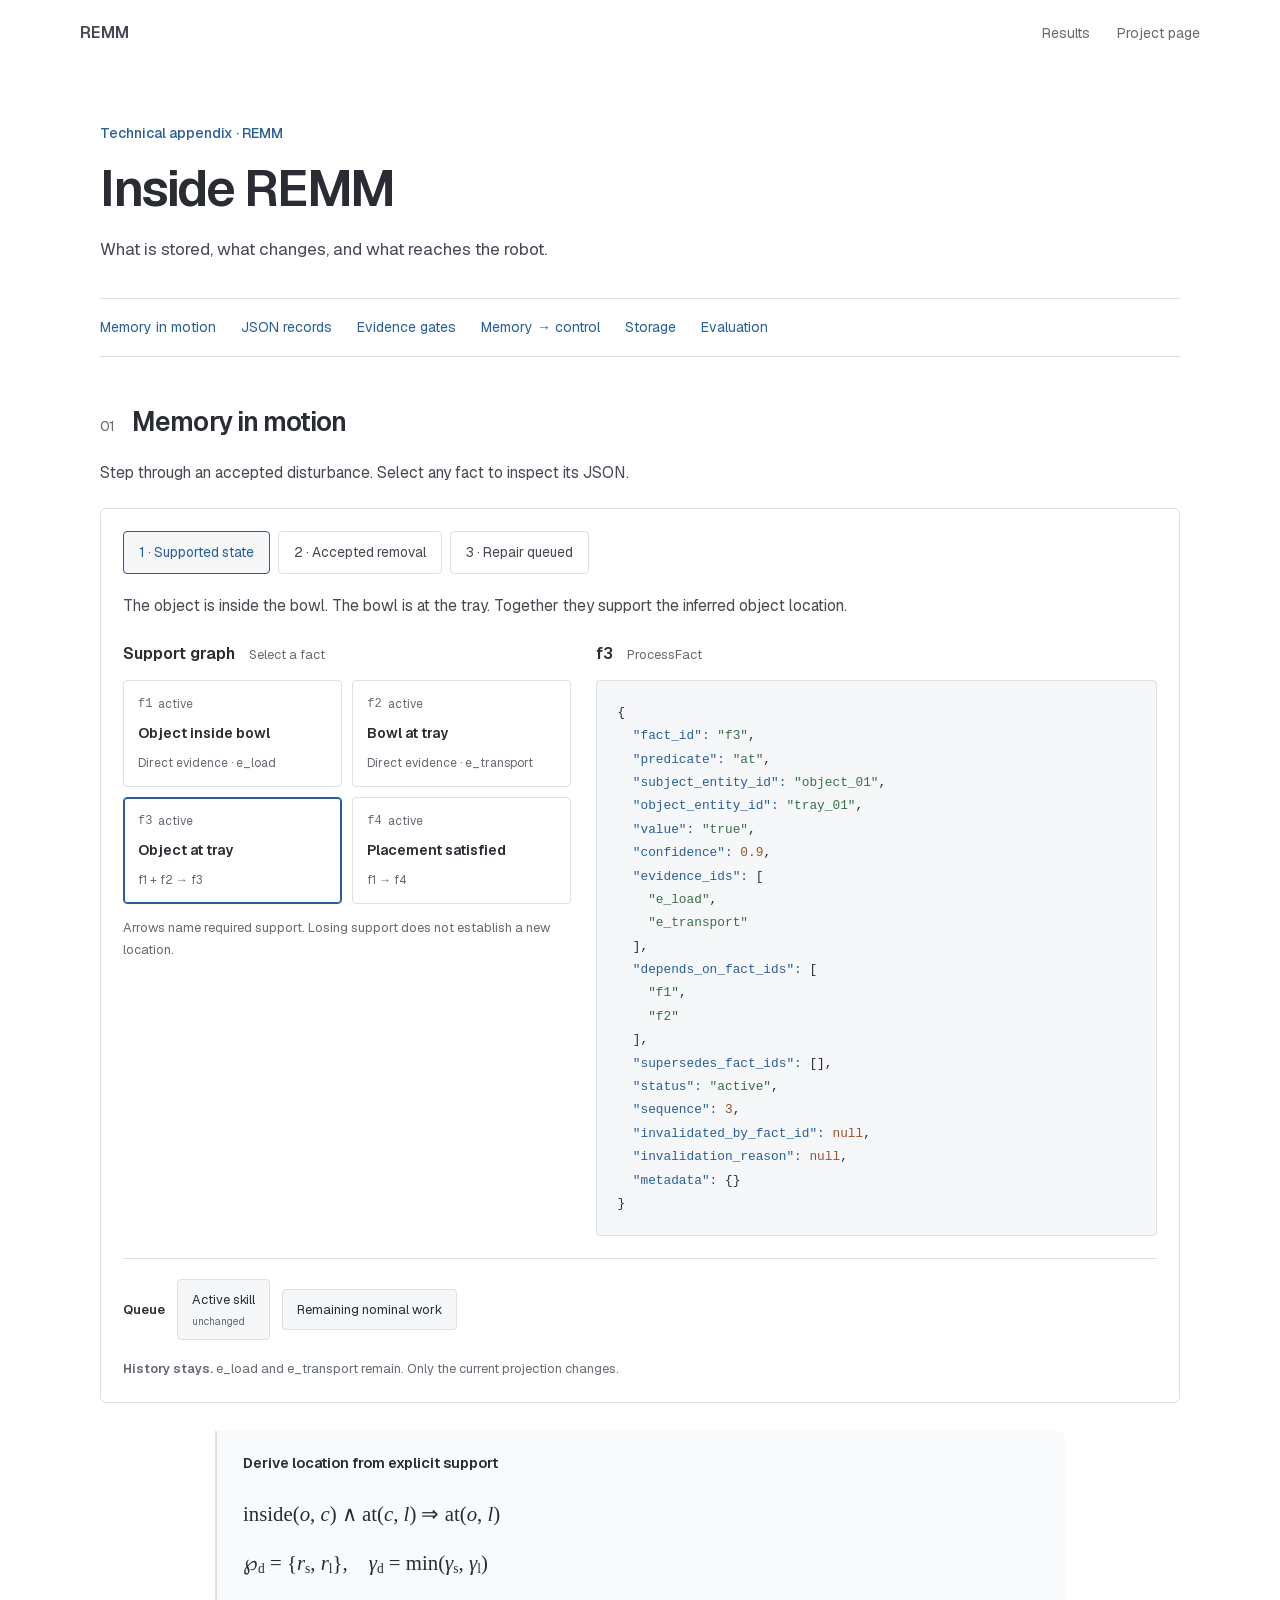
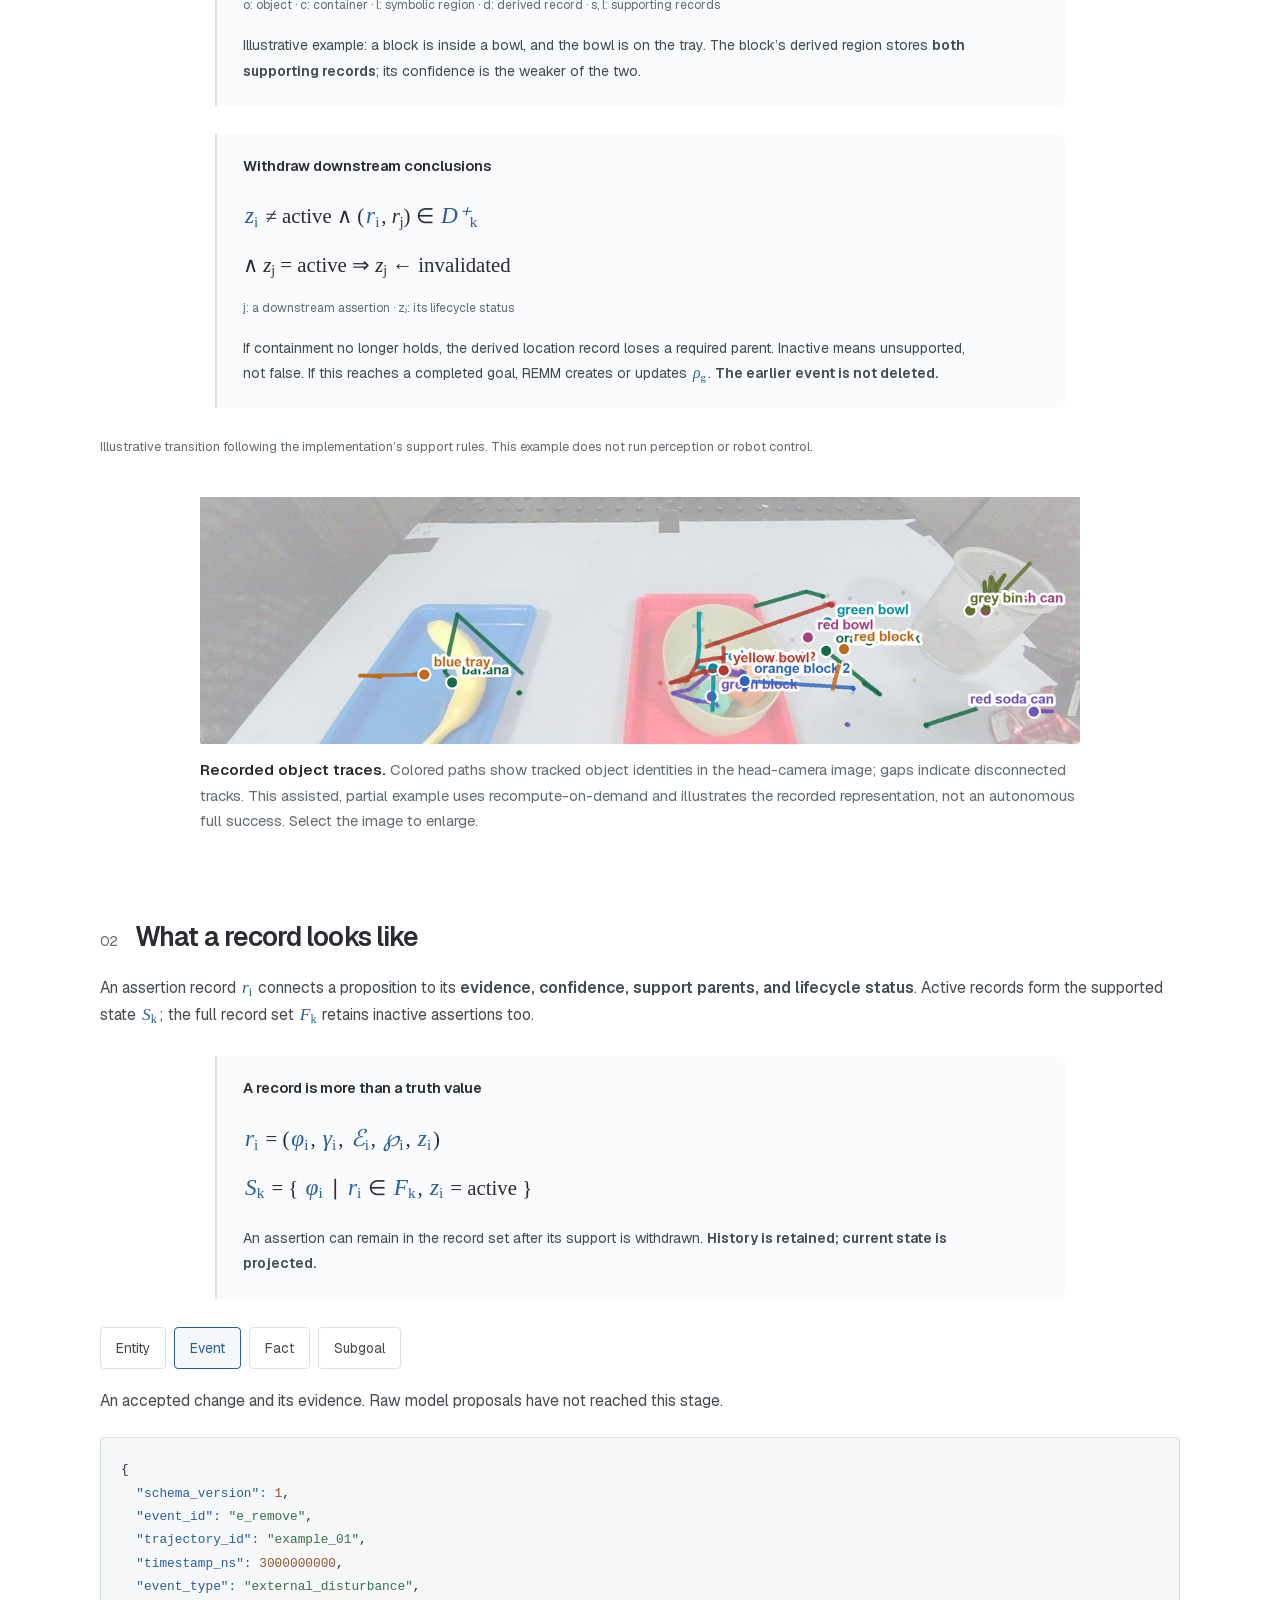
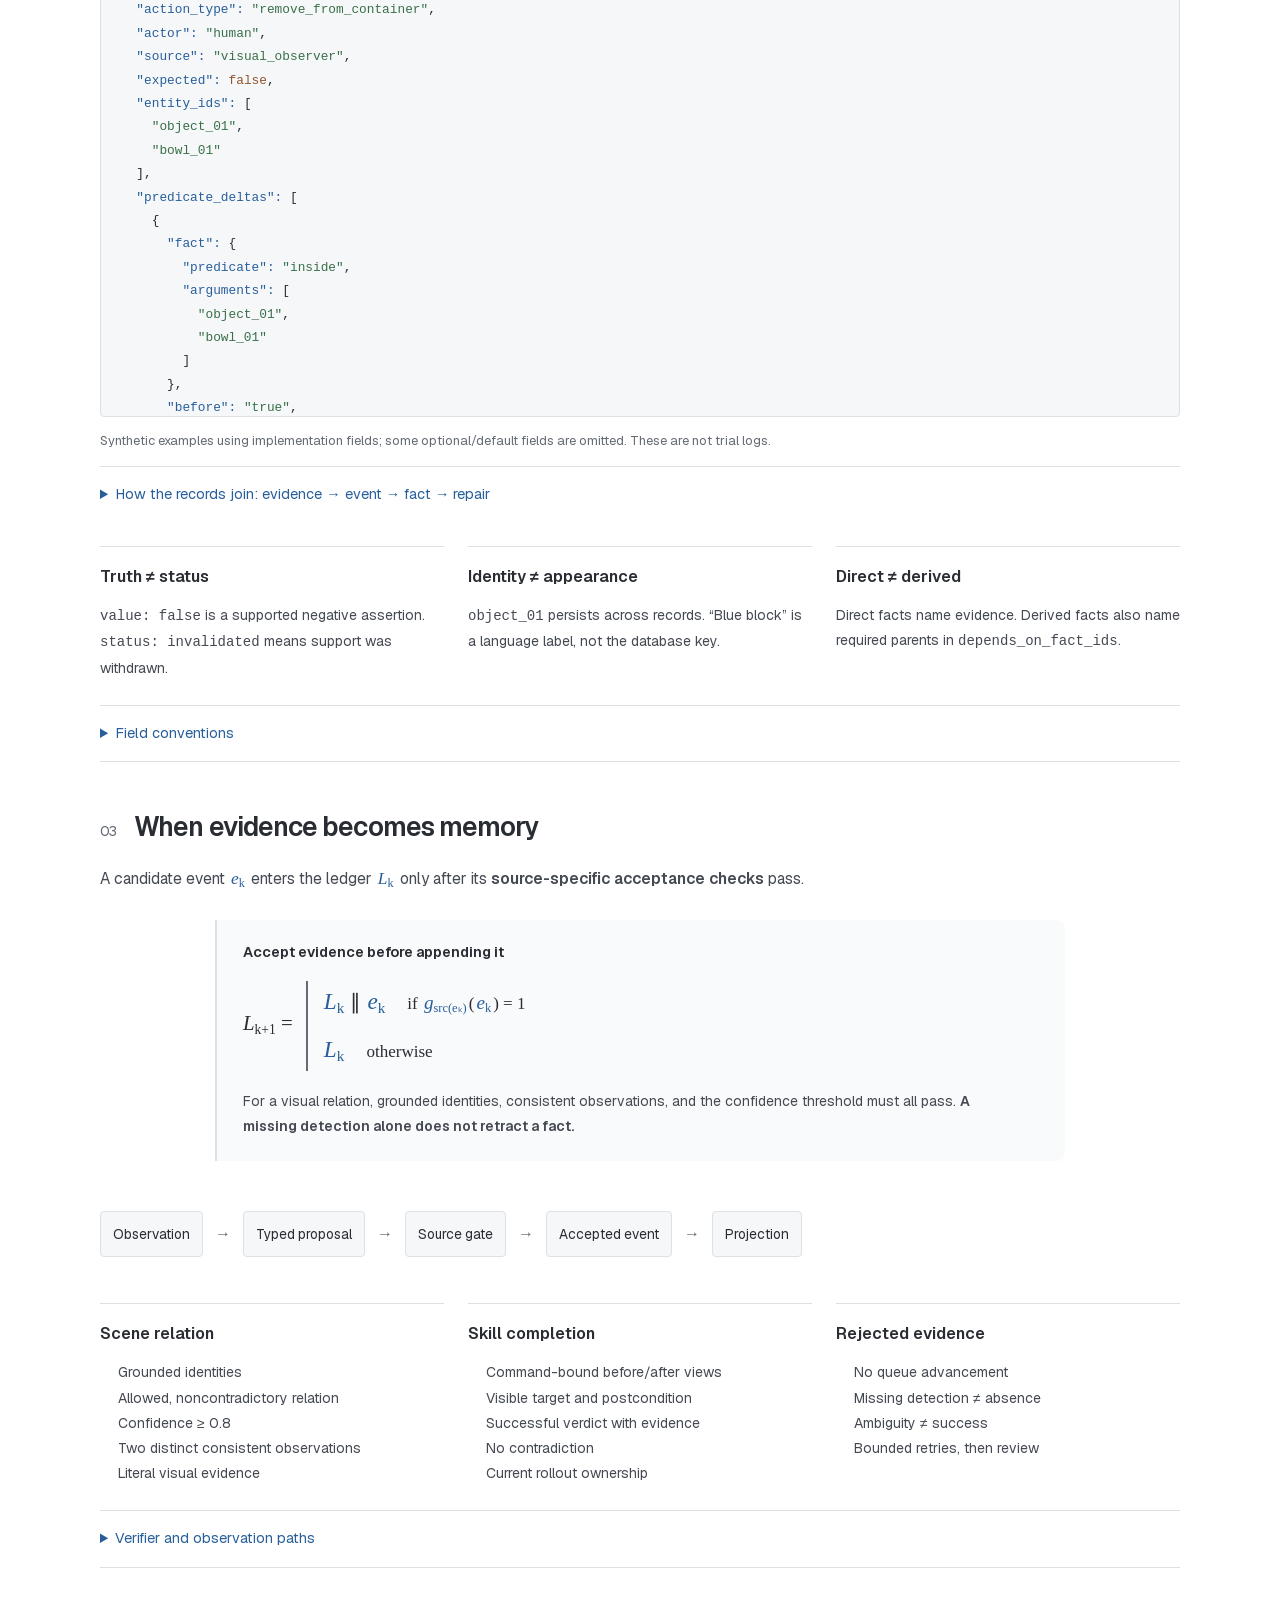
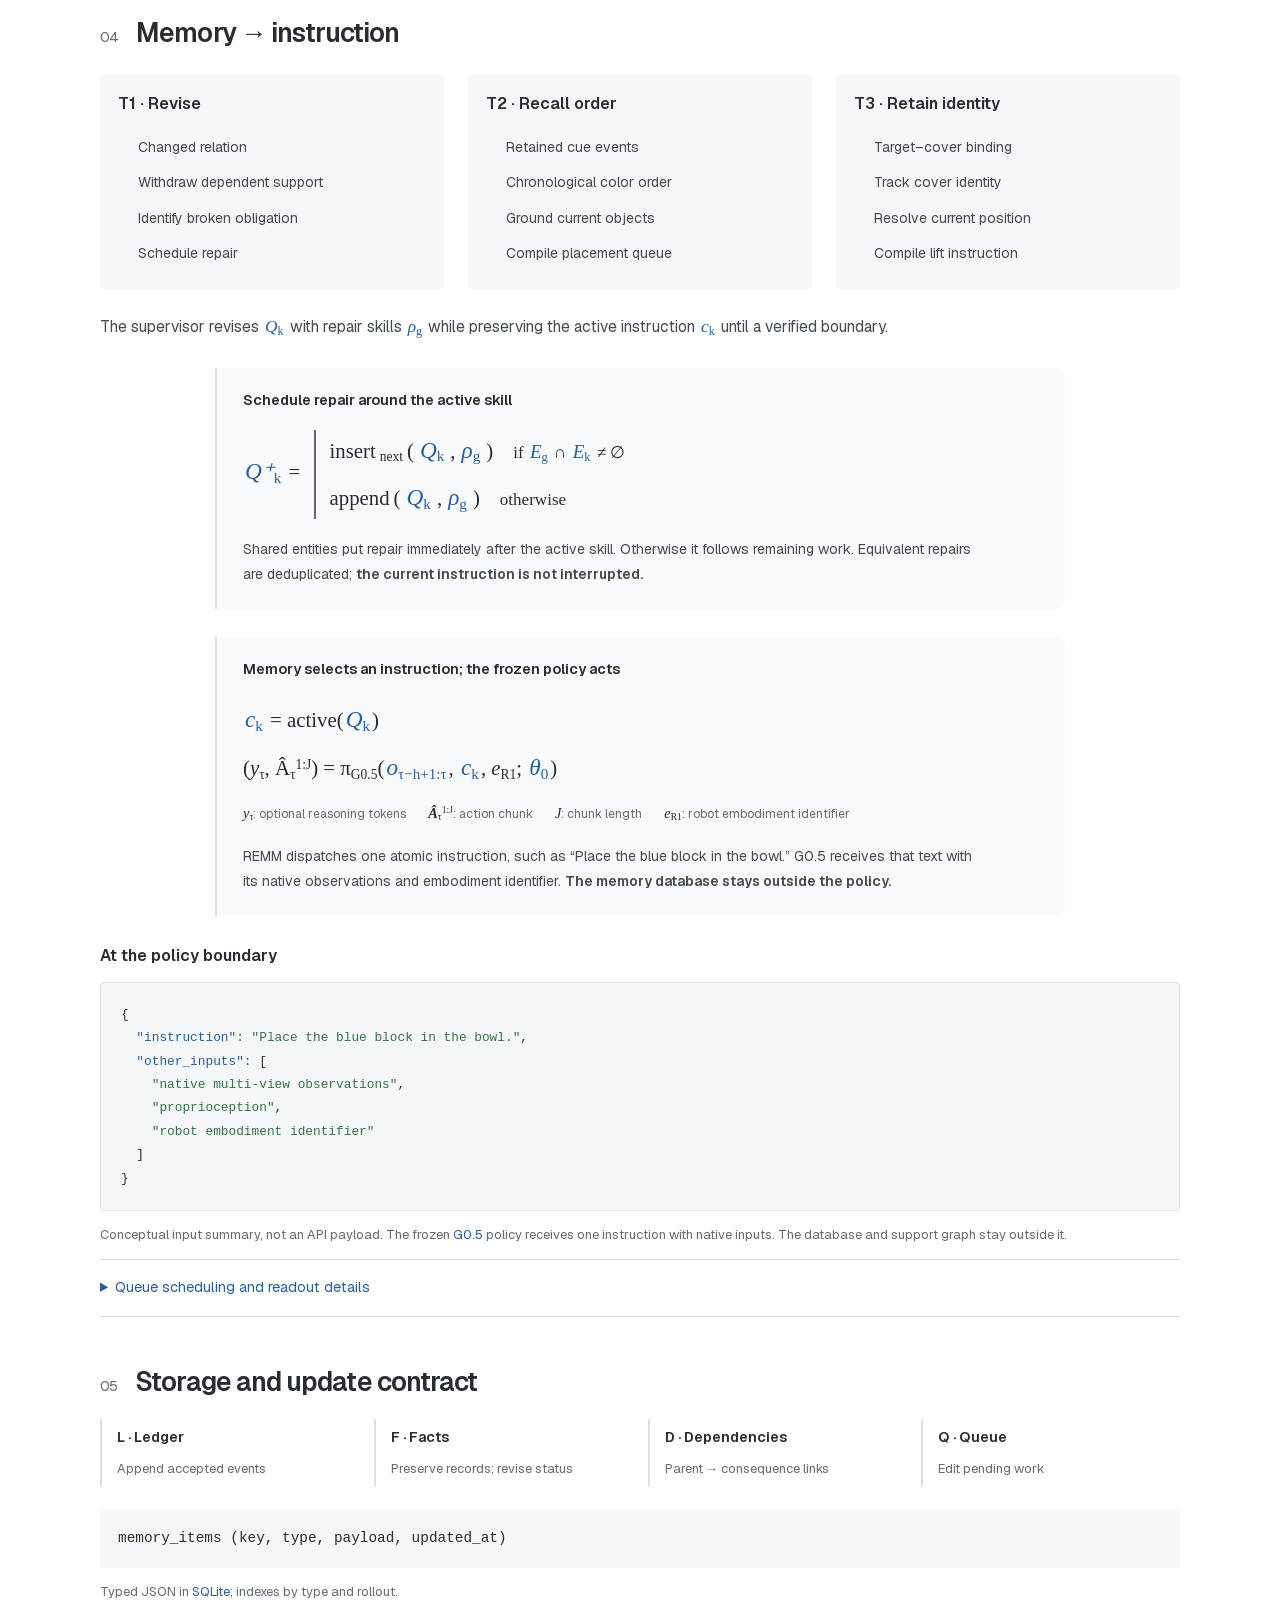
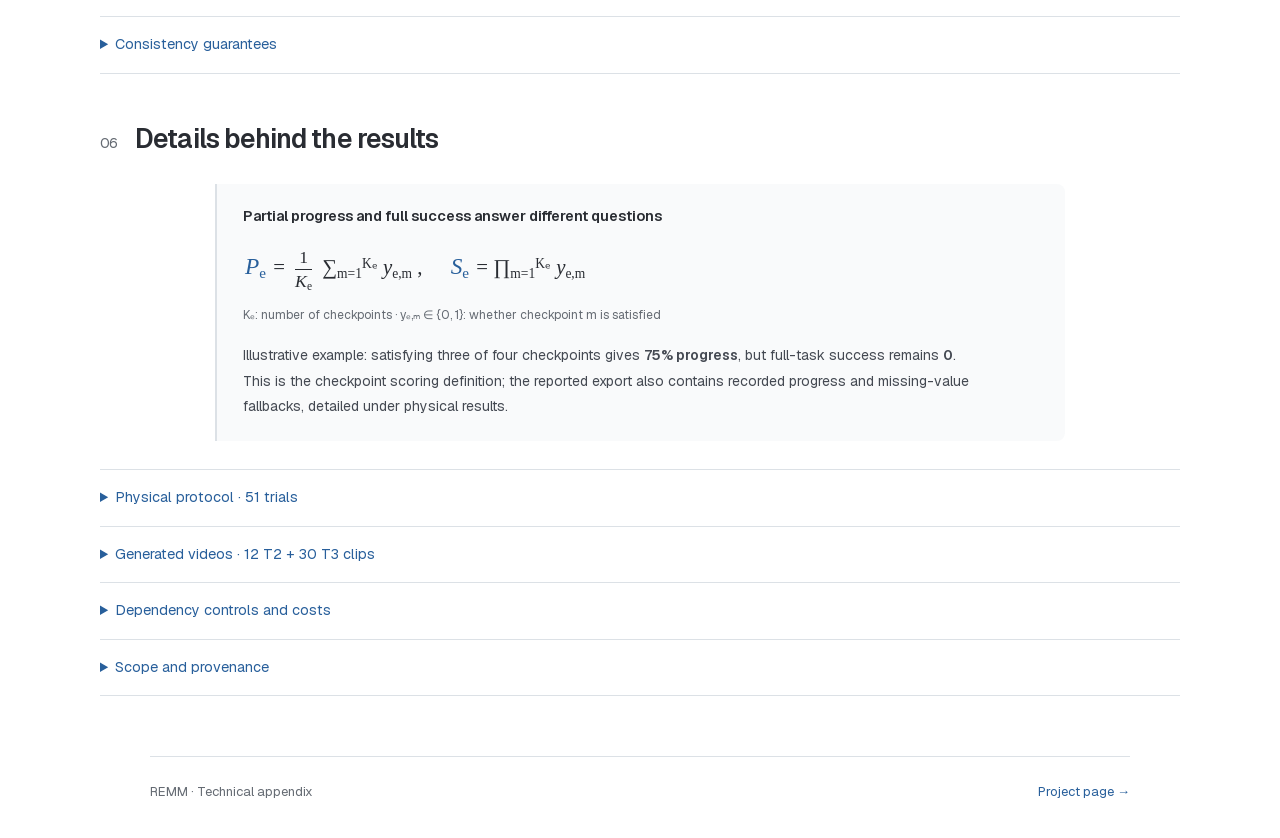
<file: appendix/index.html>
<!DOCTYPE html><html lang="en"><head><meta charSet="utf-8"/><meta name="viewport" content="width=device-width, initial-scale=1"/><link rel="stylesheet" href="/_next/static/css/index.D-IYPkFb.css" data-rsc-css-href="/_next/static/css/index.D-IYPkFb.css" data-precedence="vite-rsc/importer-resources"/><link rel="modulepreload" fetchPriority="low" href="/_next/static/chunks/index-qOJ0EoI4.js"/><script src="/_next/static/chunks/rolldown-runtime-C60lm6uB.js" type="module" async=""></script><script src="/_next/static/chunks/framework-D_rUT4EX.js" type="module" async=""></script><link rel="modulepreload" href="/_next/static/chunks/layout-segment-context-VpAM1PEw.js" crossorigin=""/><link rel="modulepreload" href="/_next/static/chunks/memory-explorer-CdDd8PGt.js" crossorigin=""/><link rel="modulepreload" href="/_next/static/chunks/notation-lzyPbaOK.js" crossorigin=""/><title>Inside REMM — Technical appendix</title><meta name="description" content="Inspect REMM records, support dependencies, and memory-to-control updates."/><meta property="og:title" content="REMM: Revisable Embodied Memory for Manipulation"/><meta property="og:description" content="Robots that revise memory when the world changes."/><meta property="og:url" content="https://remm-robot.github.io"/><meta property="og:site_name" content="REMM"/><meta property="og:type" content="website"/><meta property="og:image" content="https://remm-robot.github.io/figures/teaser.png"/><meta property="og:image:width" content="1190"/><meta property="og:image:height" content="600"/><meta property="og:image:alt" content="REMM revises a disturbed task condition and schedules recovery."/><meta name="twitter:card" content="summary_large_image"/><meta name="twitter:title" content="REMM: Revisable Embodied Memory for Manipulation"/><meta name="twitter:description" content="Robots that revise memory when the world changes."/><meta name="twitter:image" content="https://remm-robot.github.io/figures/teaser.png"/><script>Object.assign(((self[Symbol.for("vinext.navigationRuntime")]??={bootstrap:{routeManifest:null},functions:{}}).bootstrap.rsc??={rsc:[]}),{params:{},nav:{"pathname":"/appendix","searchParams":[]}})</script><link rel="modulepreload" href="/_next/static/chunks/index-qOJ0EoI4.js" />
<link rel="preload" href="/_next/static/_vinext_fonts/geist-8ac0455e797f/geist-98bbbccb.woff2" as="font" type="font/woff2" crossorigin />
<link rel="preload" href="/_next/static/_vinext_fonts/geist-mono-00e989178794/geist-mono-013b2f2f.woff2" as="font" type="font/woff2" crossorigin />
<style data-vinext-fonts>/* cyrillic-ext */
@font-face {
  font-family: 'Geist';
  font-style: normal;
  font-weight: 100 900;
  font-display: swap;
  src: url(/_next/static/_vinext_fonts/geist-8ac0455e797f/geist-ff2310f5.woff2) format('woff2');
  unicode-range: U+0460-052F, U+1C80-1C8A, U+20B4, U+2DE0-2DFF, U+A640-A69F, U+FE2E-FE2F;
}
/* cyrillic */
@font-face {
  font-family: 'Geist';
  font-style: normal;
  font-weight: 100 900;
  font-display: swap;
  src: url(/_next/static/_vinext_fonts/geist-8ac0455e797f/geist-875ccdd4.woff2) format('woff2');
  unicode-range: U+0301, U+0400-045F, U+0490-0491, U+04B0-04B1, U+2116;
}
/* vietnamese */
@font-face {
  font-family: 'Geist';
  font-style: normal;
  font-weight: 100 900;
  font-display: swap;
  src: url(/_next/static/_vinext_fonts/geist-8ac0455e797f/geist-52306abf.woff2) format('woff2');
  unicode-range: U+0102-0103, U+0110-0111, U+0128-0129, U+0168-0169, U+01A0-01A1, U+01AF-01B0, U+0300-0301, U+0303-0304, U+0308-0309, U+0323, U+0329, U+1EA0-1EF9, U+20AB;
}
/* latin-ext */
@font-face {
  font-family: 'Geist';
  font-style: normal;
  font-weight: 100 900;
  font-display: swap;
  src: url(/_next/static/_vinext_fonts/geist-8ac0455e797f/geist-001175b1.woff2) format('woff2');
  unicode-range: U+0100-02BA, U+02BD-02C5, U+02C7-02CC, U+02CE-02D7, U+02DD-02FF, U+0304, U+0308, U+0329, U+1D00-1DBF, U+1E00-1E9F, U+1EF2-1EFF, U+2020, U+20A0-20AB, U+20AD-20C0, U+2113, U+2C60-2C7F, U+A720-A7FF;
}
/* latin */
@font-face {
  font-family: 'Geist';
  font-style: normal;
  font-weight: 100 900;
  font-display: swap;
  src: url(/_next/static/_vinext_fonts/geist-8ac0455e797f/geist-98bbbccb.woff2) format('woff2');
  unicode-range: U+0000-00FF, U+0131, U+0152-0153, U+02BB-02BC, U+02C6, U+02DA, U+02DC, U+0304, U+0308, U+0329, U+2000-206F, U+20AC, U+2122, U+2191, U+2193, U+2212, U+2215, U+FEFF, U+FFFD;
}

@font-face {
  font-family: 'Geist Fallback';
  src: local("Arial");
  ascent-override: 95.94%;
  descent-override: 28.16%;
  line-gap-override: 0.00%;
  size-adjust: 104.76%;
}

.__font_geist_19ysh9d { font-family: 'Geist', 'Geist Fallback'; font-style: normal; }

.__variable_geist_19ysh9d { --font-geist-sans: 'Geist', 'Geist Fallback'; }

/* cyrillic-ext */
@font-face {
  font-family: 'Geist Mono';
  font-style: normal;
  font-weight: 100 900;
  font-display: swap;
  src: url(/_next/static/_vinext_fonts/geist-mono-00e989178794/geist-mono-f6b33328.woff2) format('woff2');
  unicode-range: U+0460-052F, U+1C80-1C8A, U+20B4, U+2DE0-2DFF, U+A640-A69F, U+FE2E-FE2F;
}
/* cyrillic */
@font-face {
  font-family: 'Geist Mono';
  font-style: normal;
  font-weight: 100 900;
  font-display: swap;
  src: url(/_next/static/_vinext_fonts/geist-mono-00e989178794/geist-mono-44e03052.woff2) format('woff2');
  unicode-range: U+0301, U+0400-045F, U+0490-0491, U+04B0-04B1, U+2116;
}
/* symbols2 */
@font-face {
  font-family: 'Geist Mono';
  font-style: normal;
  font-weight: 100 900;
  font-display: swap;
  src: url(/_next/static/_vinext_fonts/geist-mono-00e989178794/geist-mono-0638449e.woff2) format('woff2');
  unicode-range: U+2000-2001, U+2004-2008, U+200A, U+23B8-23BD, U+2500-259F;
}
/* vietnamese */
@font-face {
  font-family: 'Geist Mono';
  font-style: normal;
  font-weight: 100 900;
  font-display: swap;
  src: url(/_next/static/_vinext_fonts/geist-mono-00e989178794/geist-mono-971fb274.woff2) format('woff2');
  unicode-range: U+0102-0103, U+0110-0111, U+0128-0129, U+0168-0169, U+01A0-01A1, U+01AF-01B0, U+0300-0301, U+0303-0304, U+0308-0309, U+0323, U+0329, U+1EA0-1EF9, U+20AB;
}
/* latin-ext */
@font-face {
  font-family: 'Geist Mono';
  font-style: normal;
  font-weight: 100 900;
  font-display: swap;
  src: url(/_next/static/_vinext_fonts/geist-mono-00e989178794/geist-mono-44745446.woff2) format('woff2');
  unicode-range: U+0100-02BA, U+02BD-02C5, U+02C7-02CC, U+02CE-02D7, U+02DD-02FF, U+0304, U+0308, U+0329, U+1D00-1DBF, U+1E00-1E9F, U+1EF2-1EFF, U+2020, U+20A0-20AB, U+20AD-20C0, U+2113, U+2C60-2C7F, U+A720-A7FF;
}
/* latin */
@font-face {
  font-family: 'Geist Mono';
  font-style: normal;
  font-weight: 100 900;
  font-display: swap;
  src: url(/_next/static/_vinext_fonts/geist-mono-00e989178794/geist-mono-013b2f2f.woff2) format('woff2');
  unicode-range: U+0000-00FF, U+0131, U+0152-0153, U+02BB-02BC, U+02C6, U+02DA, U+02DC, U+0304, U+0308, U+0329, U+2000-206F, U+20AC, U+2122, U+2191, U+2193, U+2212, U+2215, U+FEFF, U+FFFD;
}

@font-face {
  font-family: 'Geist Mono Fallback';
  src: local("Arial");
  ascent-override: 74.67%;
  descent-override: 21.92%;
  line-gap-override: 0.00%;
  size-adjust: 134.59%;
}

.__font_geist_mono_1001rt9 { font-family: 'Geist Mono', 'Geist Mono Fallback'; font-style: normal; }

.__variable_geist_mono_1001rt9 { --font-geist-mono: 'Geist Mono', 'Geist Mono Fallback'; }
</style>
</head><body class="__variable_geist_19ysh9d __variable_geist_mono_1001rt9 antialiased"><a class="skip" href="#memory">Skip to appendix</a><header class="site-header"><a class="site-name" href="/">REMM</a><nav aria-label="Page navigation"><a href="/#results">Results</a><a href="/">Project page</a></nav></header><main class="technical-main"><div class="technical-title"><p class="appendix-kicker">Technical appendix · REMM</p><h1>Inside REMM</h1><p>What is stored, what changes, and what reaches the robot.</p></div><nav class="technical-nav" aria-label="Appendix contents"><a href="#memory">Memory in motion</a><a href="#records">JSON records</a><a href="#evidence">Evidence gates</a><a href="#control">Memory → control</a><a href="#storage">Storage</a><a href="#evaluation">Evaluation</a></nav><section class="technical-section" id="memory"><h2><span>01</span> Memory in motion</h2><p>Step through an accepted disturbance. Select any fact to inspect its JSON.</p><div class="memory-explorer"><div class="step-controls" aria-label="Example stage"><button aria-pressed="true">1 · Supported state</button><button aria-pressed="false">2 · Accepted removal</button><button aria-pressed="false">3 · Repair queued</button></div><p class="explorer-note" aria-live="polite">The object is inside the bowl. The bowl is at the tray. Together they support the inferred object location.</p><div class="memory-columns"><div><h3>Support graph <small>Select a fact</small></h3><div class="fact-graph"><button class="fact-node active" aria-pressed="false"><span class="fact-top"><code>f1</code><span>active</span></span><strong>Object inside bowl</strong><small>Direct evidence · e_load</small></button><button class="fact-node active" aria-pressed="false"><span class="fact-top"><code>f2</code><span>active</span></span><strong>Bowl at tray</strong><small>Direct evidence · e_transport</small></button><button class="fact-node active selected" aria-pressed="true"><span class="fact-top"><code>f3</code><span>active</span></span><strong>Object at tray</strong><small>f1 + f2 → f3</small></button><button class="fact-node active" aria-pressed="false"><span class="fact-top"><code>f4</code><span>active</span></span><strong>Placement satisfied</strong><small>f1 → f4</small></button></div><p class="tiny-note">Arrows name required support. Losing support does not establish a new location.</p></div><div><h3>f3<!-- --> <small>ProcessFact</small></h3><pre class="json-view" tabindex="0" aria-label="JSON record"><code><span>{
  </span><span class="json-key">&quot;fact_id&quot;:</span><span> </span><span class="json-string">&quot;f3&quot;</span><span>,
  </span><span class="json-key">&quot;predicate&quot;:</span><span> </span><span class="json-string">&quot;at&quot;</span><span>,
  </span><span class="json-key">&quot;subject_entity_id&quot;:</span><span> </span><span class="json-string">&quot;object_01&quot;</span><span>,
  </span><span class="json-key">&quot;object_entity_id&quot;:</span><span> </span><span class="json-string">&quot;tray_01&quot;</span><span>,
  </span><span class="json-key">&quot;value&quot;:</span><span> </span><span class="json-string">&quot;true&quot;</span><span>,
  </span><span class="json-key">&quot;confidence&quot;:</span><span> </span><span class="json-value">0.9</span><span>,
  </span><span class="json-key">&quot;evidence_ids&quot;:</span><span> [
    </span><span class="json-string">&quot;e_load&quot;</span><span>,
    </span><span class="json-string">&quot;e_transport&quot;</span><span>
  ],
  </span><span class="json-key">&quot;depends_on_fact_ids&quot;:</span><span> [
    </span><span class="json-string">&quot;f1&quot;</span><span>,
    </span><span class="json-string">&quot;f2&quot;</span><span>
  ],
  </span><span class="json-key">&quot;supersedes_fact_ids&quot;:</span><span> [],
  </span><span class="json-key">&quot;status&quot;:</span><span> </span><span class="json-string">&quot;active&quot;</span><span>,
  </span><span class="json-key">&quot;sequence&quot;:</span><span> </span><span class="json-value">3</span><span>,
  </span><span class="json-key">&quot;invalidated_by_fact_id&quot;:</span><span> </span><span class="json-value">null</span><span>,
  </span><span class="json-key">&quot;invalidation_reason&quot;:</span><span> </span><span class="json-value">null</span><span>,
  </span><span class="json-key">&quot;metadata&quot;:</span><span> {}
}</span></code></pre></div></div><div class="queue-strip"><strong>Queue</strong><span>Active skill <small>unchanged</small></span><span>Remaining nominal work</span></div><p class="ledger-note"><strong>History stays.</strong> e_load and e_transport remain<!-- -->. Only the current projection changes.</p></div><aside class="method-equation"><h3>Derive location from explicit support</h3><div class="equation-lines"><div><span class="math-word">inside</span>(<i>o</i>, <i>c</i>) ∧ <span class="math-word">at</span>(<i>c</i>, <i>l</i>) ⇒ <span class="math-word">at</span>(<i>o</i>, <i>l</i>)</div><div>℘<sub>d</sub> = <!-- -->{<i>r</i><sub>s</sub>, <i>r</i><sub>l</sub>}<!-- -->,　<i>γ</i><sub>d</sub> = min(<i>γ</i><sub>s</sub>, <i>γ</i><sub>l</sub>)</div><small class="math-key">o: object · c: container · l: symbolic region · d: derived record · s, l: supporting records</small></div><p class="equation-example">Illustrative example: a block is inside a bowl, and the bowl is on the tray. The block’s derived region stores <strong>both supporting records</strong>; its confidence is the weaker of the two.</p></aside><aside class="method-equation"><h3>Withdraw downstream conclusions</h3><div class="equation-lines"><div><span class="notation"><button type="button" class="notation-symbol" aria-label="Lifecycle status, z subscript i" aria-expanded="false"><i>z</i><sub>i</sub></button></span> ≠ <span class="math-word">active</span> ∧ (<span class="notation"><button type="button" class="notation-symbol" aria-label="Assertion record, r subscript i" aria-expanded="false"><i>r</i><sub>i</sub></button></span>, <i>r</i><sub>j</sub>) ∈ <span class="notation"><button type="button" class="notation-symbol" aria-label="Support reachability, D⁺ subscript k" aria-expanded="false"><i>D⁺</i><sub>k</sub></button></span></div><div>∧ <i>z</i><sub>j</sub> = <span class="math-word">active</span> ⇒ <i>z</i><sub>j</sub> ← <span class="math-word">invalidated</span></div><small class="math-key">j: a downstream assertion · zⱼ: its lifecycle status</small></div><p class="equation-example">If containment no longer holds, the derived location record loses a required parent. Inactive means unsupported, not false. If this reaches a completed goal, REMM creates or updates <span class="notation"><button type="button" class="notation-symbol" aria-label="Repair skill, ρ subscript g" aria-expanded="false"><i>ρ</i><sub>g</sub></button></span>. <strong>The earlier event is not deleted.</strong></p></aside><p class="tiny-note">Illustrative transition following the implementation’s support rules. This example does not run perception or robot control.</p></section><figure class="paper-figure trace-figure"><a href="/figures/memory-traces.png" aria-label="Open memory trace image at full resolution"><span class="trace-crop"><img src="/figures/memory-traces.png" width="1280" height="720" loading="lazy" alt="Head-camera view with colored object-identity tracks overlaid across the tabletop."/></span></a><figcaption><strong>Recorded object traces.</strong> Colored paths show tracked object identities in the head-camera image; gaps indicate disconnected tracks. This assisted, partial example uses recompute-on-demand and illustrates the recorded representation, not an autonomous full success. Select the image to enlarge.</figcaption></figure><section class="technical-section" id="records"><h2><span>02</span> What a record looks like</h2><p>An assertion record <span class="notation"><button type="button" class="notation-symbol" aria-label="Assertion record, r subscript i" aria-expanded="false"><i>r</i><sub>i</sub></button></span> connects a proposition to its <strong>evidence, confidence, support parents, and lifecycle status</strong>. Active records form the supported state <span class="notation"><button type="button" class="notation-symbol" aria-label="Supported current state, S subscript k" aria-expanded="false"><i>S</i><sub>k</sub></button></span>; the full record set <span class="notation"><button type="button" class="notation-symbol" aria-label="Assertion records, F subscript k" aria-expanded="false"><i>F</i><sub>k</sub></button></span> retains inactive assertions too.</p><aside class="method-equation"><h3>A record is more than a truth value</h3><div class="equation-lines"><div><span class="notation"><button type="button" class="notation-symbol" aria-label="Assertion record, r subscript i" aria-expanded="false"><i>r</i><sub>i</sub></button></span> = (<span class="notation"><button type="button" class="notation-symbol" aria-label="Grounded proposition, φ subscript i" aria-expanded="false"><i>φ</i><sub>i</sub></button></span>, <span class="notation"><button type="button" class="notation-symbol" aria-label="Assertion confidence, γ subscript i" aria-expanded="false"><i>γ</i><sub>i</sub></button></span>, <span class="notation"><button type="button" class="notation-symbol" aria-label="Evidence references, ℰ subscript i" aria-expanded="false"><i>ℰ</i><sub>i</sub></button></span>, <span class="notation"><button type="button" class="notation-symbol" aria-label="Direct support parents, ℘ subscript i" aria-expanded="false"><i>℘</i><sub>i</sub></button></span>, <span class="notation"><button type="button" class="notation-symbol" aria-label="Lifecycle status, z subscript i" aria-expanded="false"><i>z</i><sub>i</sub></button></span>)</div><div><span class="notation"><button type="button" class="notation-symbol" aria-label="Supported current state, S subscript k" aria-expanded="false"><i>S</i><sub>k</sub></button></span> = <!-- -->{<!-- --> <span class="notation"><button type="button" class="notation-symbol" aria-label="Grounded proposition, φ subscript i" aria-expanded="false"><i>φ</i><sub>i</sub></button></span> ∣ <span class="notation"><button type="button" class="notation-symbol" aria-label="Assertion record, r subscript i" aria-expanded="false"><i>r</i><sub>i</sub></button></span> ∈ <span class="notation"><button type="button" class="notation-symbol" aria-label="Assertion records, F subscript k" aria-expanded="false"><i>F</i><sub>k</sub></button></span>, <span class="notation"><button type="button" class="notation-symbol" aria-label="Lifecycle status, z subscript i" aria-expanded="false"><i>z</i><sub>i</sub></button></span> = <span class="math-word">active</span> <!-- -->}</div></div><p class="equation-example">An assertion can remain in the record set after its support is withdrawn. <strong>History is retained; current state is projected.</strong></p></aside><div><div class="step-controls" aria-label="Record type"><button aria-pressed="false">Entity</button><button aria-pressed="true">Event</button><button aria-pressed="false">Fact</button><button aria-pressed="false">Subgoal</button></div><p class="explorer-note">An accepted change and its evidence. Raw model proposals have not reached this stage.</p><pre class="json-view" tabindex="0" aria-label="JSON record"><code><span>{
  </span><span class="json-key">&quot;schema_version&quot;:</span><span> </span><span class="json-value">1</span><span>,
  </span><span class="json-key">&quot;event_id&quot;:</span><span> </span><span class="json-string">&quot;e_remove&quot;</span><span>,
  </span><span class="json-key">&quot;trajectory_id&quot;:</span><span> </span><span class="json-string">&quot;example_01&quot;</span><span>,
  </span><span class="json-key">&quot;timestamp_ns&quot;:</span><span> </span><span class="json-value">3000000000</span><span>,
  </span><span class="json-key">&quot;event_type&quot;:</span><span> </span><span class="json-string">&quot;external_disturbance&quot;</span><span>,
  </span><span class="json-key">&quot;action_type&quot;:</span><span> </span><span class="json-string">&quot;remove_from_container&quot;</span><span>,
  </span><span class="json-key">&quot;actor&quot;:</span><span> </span><span class="json-string">&quot;human&quot;</span><span>,
  </span><span class="json-key">&quot;source&quot;:</span><span> </span><span class="json-string">&quot;visual_observer&quot;</span><span>,
  </span><span class="json-key">&quot;expected&quot;:</span><span> </span><span class="json-value">false</span><span>,
  </span><span class="json-key">&quot;entity_ids&quot;:</span><span> [
    </span><span class="json-string">&quot;object_01&quot;</span><span>,
    </span><span class="json-string">&quot;bowl_01&quot;</span><span>
  ],
  </span><span class="json-key">&quot;predicate_deltas&quot;:</span><span> [
    {
      </span><span class="json-key">&quot;fact&quot;:</span><span> {
        </span><span class="json-key">&quot;predicate&quot;:</span><span> </span><span class="json-string">&quot;inside&quot;</span><span>,
        </span><span class="json-key">&quot;arguments&quot;:</span><span> [
          </span><span class="json-string">&quot;object_01&quot;</span><span>,
          </span><span class="json-string">&quot;bowl_01&quot;</span><span>
        ]
      },
      </span><span class="json-key">&quot;before&quot;:</span><span> </span><span class="json-string">&quot;true&quot;</span><span>,
      </span><span class="json-key">&quot;after&quot;:</span><span> </span><span class="json-string">&quot;false&quot;</span><span>,
      </span><span class="json-key">&quot;confidence&quot;:</span><span> </span><span class="json-value">0.9</span><span>,
      </span><span class="json-key">&quot;direct&quot;:</span><span> </span><span class="json-value">true</span><span>,
      </span><span class="json-key">&quot;evidence_required&quot;:</span><span> </span><span class="json-value">true</span><span>
    }
  ],
  </span><span class="json-key">&quot;evidence_refs&quot;:</span><span> [
    </span><span class="json-string">&quot;frame_031&quot;</span><span>,
    </span><span class="json-string">&quot;frame_032&quot;</span><span>
  ],
  </span><span class="json-key">&quot;confidence&quot;:</span><span> </span><span class="json-value">0.9</span><span>,
  </span><span class="json-key">&quot;policy_training_eligible&quot;:</span><span> </span><span class="json-value">false</span><span>,
  </span><span class="json-key">&quot;memory_training_eligible&quot;:</span><span> </span><span class="json-value">true</span><span>
}</span></code></pre><p class="tiny-note">Synthetic examples using implementation fields; some optional/default fields are omitted. These are not trial logs.</p></div><details class="reference-details"><summary>How the records join: evidence → event → fact → repair</summary><p>Follow the references without duplicating the observation. These IDs belong only to the synthetic example above.</p><div class="reference-chain"><div><strong>Evidence</strong><code>frame_031 · frame_032</code><small>Referenced by the accepted event</small></div><div><strong>Event</strong><code>e_remove</code><small>Records the negative containment delta</small></div><div><strong>Fact</strong><code>f5 supersedes f1</code><small>f3 and f4 lose their required support</small></div><div><strong>Repair</strong><code>repair_01</code><small>Restores the placement obligation</small></div></div><p><code>evidence_refs</code> connect events to observations; <code>supersedes_fact_ids</code> connect new assertions to replaced records; <code>depends_on_fact_ids</code> connect conclusions to their support. Recovery history retains the triggering event reference.</p></details><div class="contract-grid"><article><h3>Truth ≠ status</h3><p><code>value: false</code> is a supported negative assertion. <code>status: invalidated</code> means support was withdrawn.</p></article><article><h3>Identity ≠ appearance</h3><p><code>object_01</code> persists across records. “Blue block” is a language label, not the database key.</p></article><article><h3>Direct ≠ derived</h3><p>Direct facts name evidence. Derived facts also name required parents in <code>depends_on_fact_ids</code>.</p></article></div><details><summary>Field conventions</summary><p>Fact values: true / false / unresolved. Event deltas: true / false / unknown. Fact status: active / superseded / invalidated. Confidence is in [0,1], not calibrated probability. A derived spatial fact inherits the minimum confidence of its parents. Each record has one conjunctive support set: every listed parent is required. There is no alternative-justification manager that keeps the same record active when one parent fails; separately accepted evidence can create a new record.</p></details></section><section class="technical-section" id="evidence"><h2><span>03</span> When evidence becomes memory</h2><p>A candidate event <span class="notation"><button type="button" class="notation-symbol" aria-label="Candidate event, e subscript k" aria-expanded="false"><i>e</i><sub>k</sub></button></span> enters the ledger <span class="notation"><button type="button" class="notation-symbol" aria-label="Event ledger, L subscript k" aria-expanded="false"><i>L</i><sub>k</sub></button></span> only after its <strong>source-specific acceptance checks</strong> pass.</p><aside class="method-equation"><h3>Accept evidence before appending it</h3><div class="equation-lines"><div><i>L</i><sub>k+1</sub> = <span class="math-cases"><span><span class="notation"><button type="button" class="notation-symbol" aria-label="Event ledger, L subscript k" aria-expanded="false"><i>L</i><sub>k</sub></button></span> ∥ <span class="notation"><button type="button" class="notation-symbol" aria-label="Candidate event, e subscript k" aria-expanded="false"><i>e</i><sub>k</sub></button></span> <small>if <span class="notation"><button type="button" class="notation-symbol" aria-label="Source-specific evidence gate, g subscript src(eₖ)" aria-expanded="false"><i>g</i><sub>src(eₖ)</sub></button></span>(<span class="notation"><button type="button" class="notation-symbol" aria-label="Candidate event, e subscript k" aria-expanded="false"><i>e</i><sub>k</sub></button></span>) = 1</small></span><span><span class="notation"><button type="button" class="notation-symbol" aria-label="Event ledger, L subscript k" aria-expanded="false"><i>L</i><sub>k</sub></button></span> <small>otherwise</small></span></span></div></div><p class="equation-example">For a visual relation, grounded identities, consistent observations, and the confidence threshold must all pass. <strong>A missing detection alone does not retract a fact.</strong></p></aside><div class="gate-flow"><span>Observation</span><b>→</b><span>Typed proposal</span><b>→</b><span>Source gate</span><b>→</b><span>Accepted event</span><b>→</b><span>Projection</span></div><div class="contract-grid"><article><h3>Scene relation</h3><ul><li>Grounded identities</li><li>Allowed, noncontradictory relation</li><li>Confidence ≥ 0.8</li><li>Two distinct consistent observations</li><li>Literal visual evidence</li></ul></article><article><h3>Skill completion</h3><ul><li>Command-bound before/after views</li><li>Visible target and postcondition</li><li>Successful verdict with evidence</li><li>No contradiction</li><li>Current rollout ownership</li></ul></article><article><h3>Rejected evidence</h3><ul><li>No queue advancement</li><li>Missing detection ≠ absence</li><li>Ambiguity ≠ success</li><li>Bounded retries, then review</li></ul></article></div><details><summary>Verifier and observation paths</summary><p>Frozen <a class="reference-link" href="https://huggingface.co/Qwen/Qwen3-VL-4B-Instruct" target="_blank" rel="noopener noreferrer">Qwen3-VL-4B-Instruct</a> supports constrained decomposition and verification; <a class="reference-link" href="https://huggingface.co/google/owlv2-base-patch16-ensemble" target="_blank" rel="noopener noreferrer">OWLv2</a> provides 2D proposals. Verification uses head/wrist views with temporally separated after frames. The grounded-relation path rejects duplicate/out-of-order observation IDs and requires repeated agreement with a minimum 0.25-second separation; geometric preconfirmation has its own gate. Confidence is a source score, not calibrated probability. Operator-grounded evidence has separate provenance. Ownership checks reject delayed responses for a different rollout, subgoal, or instruction.</p></details></section><section class="technical-section" id="control"><h2><span>04</span> Memory → instruction</h2><div class="control-grid"><article><h3>T1 · Revise</h3><ol><li>Changed relation</li><li>Withdraw dependent support</li><li>Identify broken obligation</li><li>Schedule repair</li></ol></article><article><h3>T2 · Recall order</h3><ol><li>Retained cue events</li><li>Chronological color order</li><li>Ground current objects</li><li>Compile placement queue</li></ol></article><article><h3>T3 · Retain identity</h3><ol><li>Target–cover binding</li><li>Track cover identity</li><li>Resolve current position</li><li>Compile lift instruction</li></ol></article></div><p>The supervisor revises <span class="notation"><button type="button" class="notation-symbol" aria-label="Skill queue, Q subscript k" aria-expanded="false"><i>Q</i><sub>k</sub></button></span> with repair skills <span class="notation"><button type="button" class="notation-symbol" aria-label="Repair skill, ρ subscript g" aria-expanded="false"><i>ρ</i><sub>g</sub></button></span> while preserving the active instruction <span class="notation"><button type="button" class="notation-symbol" aria-label="Active instruction, c subscript k" aria-expanded="false"><i>c</i><sub>k</sub></button></span> until a verified boundary.</p><aside class="method-equation"><h3>Schedule repair around the active skill</h3><div class="equation-lines"><div><span class="notation"><button type="button" class="notation-symbol" aria-label="Revised queue, Q⁺ subscript k" aria-expanded="false"><i>Q⁺</i><sub>k</sub></button></span> = <span class="math-cases"><span><span class="math-word">insert</span><sub>next</sub>(<span class="notation"><button type="button" class="notation-symbol" aria-label="Skill queue, Q subscript k" aria-expanded="false"><i>Q</i><sub>k</sub></button></span>, <span class="notation"><button type="button" class="notation-symbol" aria-label="Repair skill, ρ subscript g" aria-expanded="false"><i>ρ</i><sub>g</sub></button></span>) <small>if <span class="notation"><button type="button" class="notation-symbol" aria-label="Repair entities, E subscript g" aria-expanded="false"><i>E</i><sub>g</sub></button></span> ∩ <span class="notation"><button type="button" class="notation-symbol" aria-label="Active-skill entities, E subscript k" aria-expanded="false"><i>E</i><sub>k</sub></button></span> ≠ ∅</small></span><span><span class="math-word">append</span>(<span class="notation"><button type="button" class="notation-symbol" aria-label="Skill queue, Q subscript k" aria-expanded="false"><i>Q</i><sub>k</sub></button></span>, <span class="notation"><button type="button" class="notation-symbol" aria-label="Repair skill, ρ subscript g" aria-expanded="false"><i>ρ</i><sub>g</sub></button></span>) <small>otherwise</small></span></span></div></div><p class="equation-example">Shared entities put repair immediately after the active skill. Otherwise it follows remaining work. Equivalent repairs are deduplicated; <strong>the current instruction is not interrupted.</strong></p></aside><aside class="method-equation"><h3>Memory selects an instruction; the frozen policy acts</h3><div class="equation-lines"><div><span class="notation"><button type="button" class="notation-symbol" aria-label="Active instruction, c subscript k" aria-expanded="false"><i>c</i><sub>k</sub></button></span> = <span class="math-word">active</span>(<span class="notation"><button type="button" class="notation-symbol" aria-label="Skill queue, Q subscript k" aria-expanded="false"><i>Q</i><sub>k</sub></button></span>)</div><div>(<i>y</i><sub>τ</sub>, Â<sub>τ</sub><sup>1:J</sup>) = π<sub>G0.5</sub>(<span class="notation"><button type="button" class="notation-symbol" aria-label="Recent observations, o subscript τ−h+1:τ" aria-expanded="false"><i>o</i><sub>τ−h+1:τ</sub></button></span>, <span class="notation"><button type="button" class="notation-symbol" aria-label="Active instruction, c subscript k" aria-expanded="false"><i>c</i><sub>k</sub></button></span>, <i>e</i><sub>R1</sub>; <span class="notation"><button type="button" class="notation-symbol" aria-label="Frozen executor parameters, θ subscript 0" aria-expanded="false"><i>θ</i><sub>0</sub></button></span>)</div><small class="math-key"><span><i>y</i><sub>τ</sub>: optional reasoning tokens</span><span><span class="math-vector">Â</span><sub>τ</sub><sup>1:J</sup>: action chunk</span><span><i>J</i>: chunk length</span><span><i>e</i><sub>R1</sub>: robot embodiment identifier</span></small></div><p class="equation-example">REMM dispatches one atomic instruction, such as “Place the blue block in the bowl.” G0.5 receives that text with its native observations and embodiment identifier. <strong>The memory database stays outside the policy.</strong></p></aside><h3>At the policy boundary</h3><pre class="json-view" tabindex="0" aria-label="JSON record"><code><span>{
  </span><span class="json-key">&quot;instruction&quot;:</span><span> </span><span class="json-string">&quot;Place the blue block in the bowl.&quot;</span><span>,
  </span><span class="json-key">&quot;other_inputs&quot;:</span><span> [
    </span><span class="json-string">&quot;native multi-view observations&quot;</span><span>,
    </span><span class="json-string">&quot;proprioception&quot;</span><span>,
    </span><span class="json-string">&quot;robot embodiment identifier&quot;</span><span>
  ]
}</span></code></pre><p class="tiny-note">Conceptual input summary, not an API payload. The frozen <a class="reference-link" href="https://opengalaxea.github.io/G05/" target="_blank" rel="noopener noreferrer">G0.5</a> policy receives one instruction with native inputs. The database and support graph stay outside it.</p><details><summary>Queue scheduling and readout details</summary><p>Repairs sharing entities with the active skill go immediately after it; otherwise they follow remaining nominal work. Equivalent repairs are deduplicated. Pending destinations can change, but the active instruction remains fixed until a verified stationary boundary.</p><p>Offline T2 uses eight sampled views and frozen-VLM detections; offline T3 initializes a pixel-based binding and uses <a class="reference-link" href="https://docs.opencv.org/4.13.0/d0/d26/classcv_1_1TrackerMIL.html" target="_blank" rel="noopener noreferrer">MIL tracking</a>. These differ from the physical observation paths. Active-fact retrieval includes support ancestors for audit, not learned attention or memory-token injection.</p></details></section><section class="technical-section" id="storage"><h2><span>05</span> Storage and update contract</h2><div class="storage-map"><div><strong>L · Ledger</strong><span>Append accepted events</span></div><div><strong>F · Facts</strong><span>Preserve records; revise status</span></div><div><strong>D · Dependencies</strong><span>Parent → consequence links</span></div><div><strong>Q · Queue</strong><span>Edit pending work</span></div></div><pre class="schema-line">memory_items (key, type, payload, updated_at)</pre><p class="tiny-note">Typed JSON in <a class="reference-link" href="https://www.sqlite.org/" target="_blank" rel="noopener noreferrer">SQLite</a>; indexes by type and rollout.</p><details><summary>Consistency guarantees</summary><ul><li>Same event ID and payload: idempotent replay. Changed payload under that ID: reject.</li><li>Out-of-order timestamps: reject in the active projector.</li><li>Inactive parent: cannot support a new derived fact.</li><li>Projection failure: roll back database writes and restore process state.</li><li>Nested updates: savepoints within an immediate transaction.</li><li>Spatial-support cycle: reject.</li></ul><p>Consistency does not establish perception accuracy. An atomic update can still store an incorrectly accepted observation.</p></details></section><section class="technical-section" id="evaluation"><h2><span>06</span> Details behind the results</h2><aside class="method-equation"><h3>Partial progress and full success answer different questions</h3><div class="equation-lines"><div><span class="notation"><button type="button" class="notation-symbol" aria-label="Checkpoint progress, P subscript e" aria-expanded="false"><i>P</i><sub>e</sub></button></span> = <span class="math-fraction"><span>1</span><span><i>K</i><sub>e</sub></span></span> ∑<sub>m=1</sub><sup>Kₑ</sup> <i>y</i><sub>e,m</sub> ,　 <span class="notation"><button type="button" class="notation-symbol" aria-label="Full-task success, S subscript e" aria-expanded="false"><i>S</i><sub>e</sub></button></span> = ∏<sub>m=1</sub><sup>Kₑ</sup> <i>y</i><sub>e,m</sub></div><small class="math-key">Kₑ: number of checkpoints · yₑ,ₘ ∈ <!-- -->{0, 1}<!-- -->: whether checkpoint m is satisfied</small></div><p class="equation-example">Illustrative example: satisfying three of four checkpoints gives <strong>75% progress</strong>, but full-task success remains <strong>0</strong>. This is the checkpoint scoring definition; the reported export also contains recorded progress and missing-value fallbacks, detailed under physical results.</p></aside><details><summary>Physical protocol · 51 trials</summary><p>Matched instances, cameras, and workspace; external reset checks. T1 interventions follow full retraction. T2 orders are counterbalanced. T3 moves one cup at a time with pauses. Reported labels are drawn from the saved ledger and operator annotations, with camera evidence where available. Assisted trials remain included; unrecorded assistance is not evidence of autonomy. Model completion claims alone do not establish success.</p><p>Progress, decision accuracy, partial completion, and full success are separate. Each rate excludes blank labels from its own denominator. Valid timeouts remain failures; wrong setup or missing required evidence may be unscorable.</p></details><details><summary>Generated videos · 12 T2 + 30 T3 clips</summary><p><strong>T2:</strong> endpoint-conditioned <a class="reference-link" href="https://github.com/Lightricks/LTX-Video" target="_blank" rel="noopener noreferrer">LTX-Video 0.9.8 13B Distilled</a>, using endpoint scene images from <a class="reference-link" href="https://platform.openai.com/docs/guides/image-generation" target="_blank" rel="noopener noreferrer">OpenAI image generation</a>. <strong>T3:</strong> deterministic <a class="reference-link" href="https://threejs.org/" target="_blank" rel="noopener noreferrer">Three.js</a> renders from the <a class="reference-link" href="https://github.com/liutiedong/shellgame" target="_blank" rel="noopener noreferrer">VET-Bench shell-game generator</a>. VET-Bench supplies the rendering pipeline, not a generative video model.</p><p>Matched clips with method-native observation selection and compute. Labels stay scorer-only. T2 grounding is open-vocabulary; T3 always uses left/middle/right. No G0.5 execution occurs. Additional revision and distractor tracks are unscored. Retained approval records lack reviewer-count and adjudication metadata.</p></details><details><summary>Dependency controls and costs</summary><p>Explicit invalidation reads broken-goal records. Recompute-on-demand checks saved postconditions against current direct facts. Direct-update-only changes relations without downstream broken-goal detection. A saved deterministic software fixture selects the same repair with explicit invalidation and recomputation; direct-update-only misses it in the state-query selector. A separate direct-reconciliation path can also recover it. This is a software control, not a physical ablation, and does not establish that propagation caused the pooled robot gains. Explicit links provide inspectable support provenance; behavioral superiority over recomputation is not demonstrated.</p><p>Time excludes setup and later labeling. Queries count fresh G0.5 action chunks, excluding supervisory VLM inference. Medians use available records only; T2 baseline cost coverage is two of five trials for each baseline. Early failure may appear cheaper than successful recovery. Logical memory traffic counts serialized writes and retrievals separately from camera streams, audit videos, and model weights. Cost efficiencies normalize against the best task-specific median.</p></details><details><summary>Scope and provenance</summary><p>Examples use synthetic IDs and inspected release-candidate schema fields. Support rules are compiler-supplied, not learned causal discovery. Symbolic locations and 2D boxes are not metric 3D reconstruction. Complete identity loss, appearance shift, and unrestricted occlusion remain limitations. The plotted ledger retains missing fields and some unresolved review-status annotations. Per-trial assistance, scoring provenance, and historical controller settings require reconciliation before a clean autonomous-only comparison or mechanism ablation can be claimed.</p></details></section></main><footer><span>REMM · Technical appendix</span><a href="/">Project page →</a></footer><script type="module" src="/_next/static/chunks/index-qOJ0EoI4.js" id="_R_" async=""></script><script>((self[Symbol.for("vinext.navigationRuntime")]??={bootstrap:{routeManifest:null},functions:{}}).bootstrap.rsc??={rsc:[]}).rsc.push("0:{\"page:/appendix\":\"$L1\",\"layout:/\":\"$L2\",\"route:/appendix\":\"$L3\",\"__route\":\"route:/appendix\",\"__interceptionContext\":null,\"__layoutIds\":[\"layout:/\"],\"__rootLayout\":\"/\",\"__bfcacheSegmentIdentities\":{\"layout:/\":\"[\\\"layout\\\",\\\"layout:/\\\",\\\"root-boundary:/\\\",\\\"\\\"]\",\"page:/appendix\":\"[\\\"page\\\",\\\"page:/appendix\\\",\\\"root-boundary:/\\\",\\\"[\\\\\\\"appendix\\\\\\\"]\\\"]\"},\"__srcPage\":[\"appendix\",\"page\"],\"__layoutFlags\":{\"layout:/\":\"s\"},\"__artifactCompatibility\":{\"schemaVersion\":1,\"graphVersion\":\"app-route-graph:2e97ac4b723c6f58\",\"deploymentVersion\":\"8e93b604-f4d1-4419-9257-3efcd5243420\",\"appElementsSchemaVersion\":1,\"rscPayloadSchemaVersion\":1,\"rootBoundaryId\":\"/\",\"renderEpoch\":null}}\n")</script><script>((self[Symbol.for("vinext.navigationRuntime")]??={bootstrap:{routeManifest:null},functions:{}}).bootstrap.rsc??={rsc:[]}).rsc.push("4:I[\"c5beb10df826\",[],\"Children\",1]\n")</script><script>((self[Symbol.for("vinext.navigationRuntime")]??={bootstrap:{routeManifest:null},functions:{}}).bootstrap.rsc??={rsc:[]}).rsc.push("5:I[\"0dc7e6a5ccb2\",[],\"GlobalErrorBoundary\",1]\n")</script><script>((self[Symbol.for("vinext.navigationRuntime")]??={bootstrap:{routeManifest:null},functions:{}}).bootstrap.rsc??={rsc:[]}).rsc.push("6:I[\"610eead2fe97\",[],\"default\",1]\n")</script><script>((self[Symbol.for("vinext.navigationRuntime")]??={bootstrap:{routeManifest:null},functions:{}}).bootstrap.rsc??={rsc:[]}).rsc.push("7:I[\"0dc7e6a5ccb2\",[],\"ErrorBoundary\",1]\n")</script><script>((self[Symbol.for("vinext.navigationRuntime")]??={bootstrap:{routeManifest:null},functions:{}}).bootstrap.rsc??={rsc:[]}).rsc.push("8:I[\"8c444080ebb8\",[],\"LayoutSegmentProvider\",1]\n")</script><script>((self[Symbol.for("vinext.navigationRuntime")]??={bootstrap:{routeManifest:null},functions:{}}).bootstrap.rsc??={rsc:[]}).rsc.push("9:I[\"c5beb10df826\",[],\"Slot\",1]\n")</script><script>((self[Symbol.for("vinext.navigationRuntime")]??={bootstrap:{routeManifest:null},functions:{}}).bootstrap.rsc??={rsc:[]}).rsc.push("a:I[\"0dc7e6a5ccb2\",[],\"NotFoundBoundary\",1]\n")</script><script>((self[Symbol.for("vinext.navigationRuntime")]??={bootstrap:{routeManifest:null},functions:{}}).bootstrap.rsc??={rsc:[]}).rsc.push("b:I[\"40fe166cc87b\",[],\"AppRouterScrollTarget\",1]\n")</script><script>((self[Symbol.for("vinext.navigationRuntime")]??={bootstrap:{routeManifest:null},functions:{}}).bootstrap.rsc??={rsc:[]}).rsc.push("c:I[\"0dc7e6a5ccb2\",[],\"RedirectBoundary\",1]\n")</script><script>((self[Symbol.for("vinext.navigationRuntime")]??={bootstrap:{routeManifest:null},functions:{}}).bootstrap.rsc??={rsc:[]}).rsc.push(":HL[\"/_next/static/css/index.D-IYPkFb.css\",\"style\"     ]\n")</script><script>((self[Symbol.for("vinext.navigationRuntime")]??={bootstrap:{routeManifest:null},functions:{}}).bootstrap.rsc??={rsc:[]}).rsc.push("2:[[[\"$\",\"link\",\"css:/_next/static/css/index.D-IYPkFb.css\",{\"rel\":\"stylesheet\",\"precedence\":\"vite-rsc/importer-resources\",\"href\":\"/_next/static/css/index.D-IYPkFb.css\",\"data-rsc-css-href\":\"/_next/static/css/index.D-IYPkFb.css\"}],\"$undefined\"],[\"$\",\"html\",null,{\"lang\":\"en\",\"children\":[\"$\",\"body\",null,{\"className\":\"__variable_geist_19ysh9d __variable_geist_mono_1001rt9 antialiased\",\"children\":[\"$\",\"$L4\",null,{}]}]}]]\n")</script><script>((self[Symbol.for("vinext.navigationRuntime")]??={bootstrap:{routeManifest:null},functions:{}}).bootstrap.rsc??={rsc:[]}).rsc.push("3:[[[\"$\",\"meta\",null,{\"charSet\":\"utf-8\"}],[[\"$\",\"title\",\"0\",{\"children\":\"Inside REMM — Technical appendix\"}],[\"$\",\"meta\",\"1\",{\"name\":\"description\",\"content\":\"Inspect REMM records, support dependencies, and memory-to-control updates.\"}],[\"$\",\"meta\",\"2\",{\"property\":\"og:title\",\"content\":\"REMM: Revisable Embodied Memory for Manipulation\"}],[\"$\",\"meta\",\"3\",{\"property\":\"og:description\",\"content\":\"Robots that revise memory when the world changes.\"}],[\"$\",\"meta\",\"4\",{\"property\":\"og:url\",\"content\":\"https://remm-robot.github.io\"}],[\"$\",\"meta\",\"5\",{\"property\":\"og:site_name\",\"content\":\"REMM\"}],[\"$\",\"meta\",\"6\",{\"property\":\"og:type\",\"content\":\"website\"}],[\"$\",\"meta\",\"7\",{\"property\":\"og:image\",\"content\":\"https://remm-robot.github.io/figures/teaser.png\"}],[\"$\",\"meta\",\"8\",{\"property\":\"og:image:width\",\"content\":\"1190\"}],[\"$\",\"meta\",\"9\",{\"property\":\"og:image:height\",\"content\":\"600\"}],[\"$\",\"meta\",\"10\",{\"property\":\"og:image:alt\",\"content\":\"REMM revises a disturbed task condition and schedules recovery.\"}],[\"$\",\"meta\",\"11\",{\"name\":\"twitter:card\",\"content\":\"summary_large_image\"}],[\"$\",\"meta\",\"12\",{\"name\":\"twitter:title\",\"content\":\"REMM: Revisable Embodied Memory for Manipulation\"}],[\"$\",\"meta\",\"13\",{\"name\":\"twitter:description\",\"content\":\"Robots that revise memory when the world changes.\"}],[\"$\",\"meta\",\"14\",{\"name\":\"twitter:image\",\"content\":\"https://remm-robot.github.io/figures/teaser.png\"}]],[[\"$\",\"meta\",\"0\",{\"name\":\"viewport\",\"content\":\"width=device-width, initial-scale=1\"}]]],[\"$\",\"$L5\",null,{\"fallback\":\"$6\",\"children\":[\"$\",\"$L7\",null,{\"fallback\":\"$6\",\"children\":[\"$\",\"$L8\",null,{\"providerId\":\"layout:/\",\"segmentMap\":{\"children\":[\"appendix\"]},\"children\":[\"$\",\"$L9\",null,{\"id\":\"layout:/\",\"parallelSlots\":\"$undefined\",\"children\":[\"$\",\"$La\",null,{\"resetKey\":\"appendix\",\"fallback\":[[\"$\",\"title\",null,{\"children\":\"404: This page could not be found.\"}],[\"$\",\"div\",null,{\"style\":{\"fontFamily\":\"system-ui,\\\"Segoe UI\\\",Roboto,Helvetica,Arial,sans-serif,\\\"Apple Color Emoji\\\",\\\"Segoe UI Emoji\\\"\",\"height\":\"100vh\",\"textAlign\":\"center\",\"display\":\"flex\",\"flexDirection\":\"column\",\"alignItems\":\"center\",\"justifyContent\":\"center\"},\"children\":[\"$\",\"div\",null,{\"children\":[[\"$\",\"style\",null,{\"dangerouslySetInnerHTML\":{\"__html\":\"body{color:#000;background:#fff;margin:0}.next-error-h1{border-right:1px solid rgba(0,0,0,.3)}@media (prefers-color-scheme:dark){body{color:#fff;background:#000}.next-error-h1{border-right:1px solid rgba(255,255,255,.3)}}\"}}],[\"$\",\"h1\",null,{\"className\":\"next-error-h1\",\"style\":{\"display\":\"inline-block\",\"margin\":\"0 20px 0 0\",\"padding\":\"0 23px 0 0\",\"fontSize\":24,\"fontWeight\":500,\"verticalAlign\":\"top\",\"lineHeight\":\"49px\"},\"children\":404}],[\"$\",\"div\",null,{\"style\":{\"display\":\"inline-block\"},\"children\":[\"$\",\"h2\",null,{\"style\":{\"fontSize\":14,\"fontWeight\":400,\"lineHeight\":\"49px\",\"margin\":0},\"children\":\"This page could not be found.\"}]}]]}]}]],\"children\":[\"$\",\"$Lb\",null,{\"children\":[\"$\",\"$Lc\",null,{\"children\":[[\"$\",\"$L8\",null,{\"providerId\":\"page:/appendix\",\"segmentMap\":{\"children\":[\"__PAGE__\"]},\"children\":[\"$\",\"$L9\",null,{\"id\":\"page:/appendix\"}]}],null]}]}]}]}]}]}]}],null,null]\n")</script><script>((self[Symbol.for("vinext.navigationRuntime")]??={bootstrap:{routeManifest:null},functions:{}}).bootstrap.rsc??={rsc:[]}).rsc.push("d:I[\"fd763bc3c8b0\",[],\"default\",1]\n")</script><script>((self[Symbol.for("vinext.navigationRuntime")]??={bootstrap:{routeManifest:null},functions:{}}).bootstrap.rsc??={rsc:[]}).rsc.push("e:I[\"db01f5cb2424\",[],\"default\",1]\n")</script><script>((self[Symbol.for("vinext.navigationRuntime")]??={bootstrap:{routeManifest:null},functions:{}}).bootstrap.rsc??={rsc:[]}).rsc.push("1:[[\"$\",\"a\",null,{\"className\":\"skip\",\"href\":\"#memory\",\"children\":\"Skip to appendix\"}],[\"$\",\"header\",null,{\"className\":\"site-header\",\"children\":[[\"$\",\"a\",null,{\"className\":\"site-name\",\"href\":\"/\",\"children\":\"REMM\"}],[\"$\",\"nav\",null,{\"aria-label\":\"Page navigation\",\"children\":[[\"$\",\"a\",null,{\"href\":\"/#results\",\"children\":\"Results\"}],[\"$\",\"a\",null,{\"href\":\"/\",\"children\":\"Project page\"}]]}]]}],[\"$\",\"main\",null,{\"className\":\"technical-main\",\"children\":[[\"$\",\"div\",null,{\"className\":\"technical-title\",\"children\":[[\"$\",\"p\",null,{\"className\":\"appendix-kicker\",\"children\":\"Technical appendix · REMM\"}],[\"$\",\"h1\",null,{\"children\":\"Inside REMM\"}],[\"$\",\"p\",null,{\"children\":\"What is stored, what changes, and what reaches the robot.\"}]]}],[\"$\",\"nav\",null,{\"className\":\"technical-nav\",\"aria-label\":\"Appendix contents\",\"children\":[[\"$\",\"a\",\"memory\",{\"href\":\"#memory\",\"children\":\"Memory in motion\"}],[\"$\",\"a\",\"records\",{\"href\":\"#records\",\"children\":\"JSON records\"}],[\"$\",\"a\",\"evidence\",{\"href\":\"#evidence\",\"children\":\"Evidence gates\"}],[\"$\",\"a\",\"control\",{\"href\":\"#control\",\"children\":\"Memory → control\"}],[\"$\",\"a\",\"storage\",{\"href\":\"#storage\",\"children\":\"Storage\"}],[\"$\",\"a\",\"evaluation\",{\"href\":\"#evaluation\",\"children\":\"Evaluation\"}]]}],[\"$\",\"section\",null,{\"className\":\"technical-section\",\"id\":\"memory\",\"children\":[[\"$\",\"h2\",null,{\"children\":[[\"$\",\"span\",null,{\"children\":\"01\"}],\" Memory in motion\"]}],[\"$\",\"p\",null,{\"children\":\"Step through an accepted disturbance. Select any fact to inspect its JSON.\"}],[\"$\",\"$Ld\",null,{}],[\"$\",\"aside\",null,{\"className\":\"method-equation\",\"children\":[[\"$\",\"h3\",null,{\"children\":\"Derive location from explicit support\"}],[\"$\",\"div\",null,{\"className\":\"equation-lines\",\"children\":[[\"$\",\"div\",null,{\"children\":[[\"$\",\"span\",null,{\"className\":\"math-word\",\"children\":\"inside\"}],\"(\",[\"$\",\"i\",null,{\"children\":\"o\"}],\", \",[\"$\",\"i\",null,{\"children\":\"c\"}],\") ∧ \",[\"$\",\"span\",null,{\"className\":\"math-word\",\"children\":\"at\"}],\"(\",[\"$\",\"i\",null,{\"children\":\"c\"}],\", \",[\"$\",\"i\",null,{\"children\":\"l\"}],\") ⇒ \",[\"$\",\"span\",null,{\"className\":\"math-word\",\"children\":\"at\"}],\"(\",[\"$\",\"i\",null,{\"children\":\"o\"}],\", \",[\"$\",\"i\",null,{\"children\":\"l\"}],\")\"]}],[\"$\",\"div\",null,{\"children\":[\"℘\",[\"$\",\"sub\",null,{\"children\":\"d\"}],\" = \",\"{\",[\"$\",\"i\",null,{\"children\":\"r\"}],[\"$\",\"sub\",null,{\"children\":\"s\"}],\", \",[\"$\",\"i\",null,{\"children\":\"r\"}],[\"$\",\"sub\",null,{\"children\":\"l\"}],\"}\",\",　\",[\"$\",\"i\",null,{\"children\":\"γ\"}],[\"$\",\"sub\",null,{\"children\":\"d\"}],\" = min(\",[\"$\",\"i\",null,{\"children\":\"γ\"}],[\"$\",\"sub\",null,{\"children\":\"s\"}],\", \",[\"$\",\"i\",null,{\"children\":\"γ\"}],[\"$\",\"sub\",null,{\"children\":\"l\"}],\")\"]}],[\"$\",\"small\",null,{\"className\":\"math-key\",\"children\":\"o: object · c: container · l: symbolic region · d: derived record · s, l: supporting records\"}]]}],[\"$\",\"p\",null,{\"className\":\"equation-example\",\"children\":[\"Illustrative example: a block is inside a bowl, and the bowl is on the tray. The block’s derived region stores \",[\"$\",\"strong\",null,{\"children\":\"both supporting records\"}],\"; its confidence is the weaker of the two.\"]}]]}],[\"$\",\"aside\",null,{\"className\":\"method-equation\",\"children\":[[\"$\",\"h3\",null,{\"children\":\"Withdraw downstream conclusions\"}],[\"$\",\"div\",null,{\"className\":\"equation-lines\",\"children\":[[\"$\",\"div\",null,{\"children\":[[\"$\",\"$Le\",null,{\"term\":\"status\"}],\" ≠ \",[\"$\",\"span\",null,{\"className\":\"math-word\",\"children\":\"active\"}],\" ∧ (\",[\"$\",\"$Le\",null,{\"term\":\"r\"}],\", \",[\"$\",\"i\",null,{\"children\":\"r\"}],[\"$\",\"sub\",null,{\"children\":\"j\"}],\") ∈ \",[\"$\",\"$Le\",null,{\"term\":\"reach\"}]]}],[\"$\",\"div\",null,{\"children\":[\"∧ \",[\"$\",\"i\",null,{\"children\":\"z\"}],[\"$\",\"sub\",null,{\"children\":\"j\"}],\" = \",[\"$\",\"span\",null,{\"className\":\"math-word\",\"children\":\"active\"}],\" ⇒ \",[\"$\",\"i\",null,{\"children\":\"z\"}],[\"$\",\"sub\",null,{\"children\":\"j\"}],\" ← \",[\"$\",\"span\",null,{\"className\":\"math-word\",\"children\":\"invalidated\"}]]}],[\"$\",\"small\",null,{\"className\":\"math-key\",\"children\":\"j: a downstream assertion · zⱼ: its lifecycle status\"}]]}],[\"$\",\"p\",null,{\"className\":\"equation-example\",\"children\":[\"If containment no longer holds, the derived location record loses a required parent. Inactive means unsupported, not false. If this reaches a completed goal, REMM creates or updates \",[\"$\",\"$Le\",null,{\"term\":\"rho\"}],\". \",[\"$\",\"strong\",null,{\"children\":\"The earlier event is not deleted.\"}]]}]]}],[\"$\",\"p\",null,{\"className\":\"tiny-note\",\"children\":\"Illustrative transition following the implementation’s support rules. This example does not run perception or robot control.\"}]]}],[\"$\",\"figure\",null,{\"className\":\"paper-figure trace-figure\",\"children\":[[\"$\",\"a\",null,{\"href\":\"/figures/memory-traces.png\",\"aria-label\":\"Open memory trace image at full resolution\",\"children\":[\"$\",\"span\",null,{\"className\":\"trace-crop\",\"children\":[\"$\",\"img\",null,{\"src\":\"/figures/memory-traces.png\",\"width\":\"1280\",\"height\":\"720\",\"loading\":\"lazy\",\"alt\":\"Head-camera view with colored object-identity tracks overlaid across the tabletop.\"}]}]}],\"$Lf\"]}],\"$L10\",\"$L11\",\"$L12\",\"$L13\",\"$L14\"]}],\"$L15\"]\n")</script><script>((self[Symbol.for("vinext.navigationRuntime")]??={bootstrap:{routeManifest:null},functions:{}}).bootstrap.rsc??={rsc:[]}).rsc.push("16:I[\"fd763bc3c8b0\",[],\"RecordBrowser\",1]\n")</script><script>((self[Symbol.for("vinext.navigationRuntime")]??={bootstrap:{routeManifest:null},functions:{}}).bootstrap.rsc??={rsc:[]}).rsc.push("17:I[\"fd763bc3c8b0\",[],\"JsonView\",1]\n")</script><script>((self[Symbol.for("vinext.navigationRuntime")]??={bootstrap:{routeManifest:null},functions:{}}).bootstrap.rsc??={rsc:[]}).rsc.push("f:[\"$\",\"figcaption\",null,{\"children\":[[\"$\",\"strong\",null,{\"children\":\"Recorded object traces.\"}],\" Colored paths show tracked object identities in the head-camera image; gaps indicate disconnected tracks. This assisted, partial example uses recompute-on-demand and illustrates the recorded representation, not an autonomous full success. Select the image to enlarge.\"]}]\n")</script><script>((self[Symbol.for("vinext.navigationRuntime")]??={bootstrap:{routeManifest:null},functions:{}}).bootstrap.rsc??={rsc:[]}).rsc.push("10:[\"$\",\"section\",null,{\"className\":\"technical-section\",\"id\":\"records\",\"children\":[[\"$\",\"h2\",null,{\"children\":[[\"$\",\"span\",null,{\"children\":\"02\"}],\" What a record looks like\"]}],[\"$\",\"p\",null,{\"children\":[\"An assertion record \",[\"$\",\"$Le\",null,{\"term\":\"r\"}],\" connects a proposition to its \",[\"$\",\"strong\",null,{\"children\":\"evidence, confidence, support parents, and lifecycle status\"}],\". Active records form the supported state \",[\"$\",\"$Le\",null,{\"term\":\"S\"}],\"; the full record set \",[\"$\",\"$Le\",null,{\"term\":\"F\"}],\" retains inactive assertions too.\"]}],[\"$\",\"aside\",null,{\"className\":\"method-equation\",\"children\":[[\"$\",\"h3\",null,{\"children\":\"A record is more than a truth value\"}],[\"$\",\"div\",null,{\"className\":\"equation-lines\",\"children\":[[\"$\",\"div\",null,{\"children\":[[\"$\",\"$Le\",null,{\"term\":\"r\"}],\" = (\",[\"$\",\"$Le\",null,{\"term\":\"phi\"}],\", \",[\"$\",\"$Le\",null,{\"term\":\"gamma\"}],\", \",[\"$\",\"$Le\",null,{\"term\":\"evidence\"}],\", \",[\"$\",\"$Le\",null,{\"term\":\"parents\"}],\", \",[\"$\",\"$Le\",null,{\"term\":\"status\"}],\")\"]}],[\"$\",\"div\",null,{\"children\":[[\"$\",\"$Le\",null,{\"term\":\"S\"}],\" = \",\"{\",\" \",[\"$\",\"$Le\",null,{\"term\":\"phi\"}],\" ∣ \",[\"$\",\"$Le\",null,{\"term\":\"r\"}],\" ∈ \",[\"$\",\"$Le\",null,{\"term\":\"F\"}],\", \",[\"$\",\"$Le\",null,{\"term\":\"status\"}],\" = \",[\"$\",\"span\",null,{\"className\":\"math-word\",\"children\":\"active\"}],\" \",\"}\"]}]]}],[\"$\",\"p\",null,{\"className\":\"equation-example\",\"children\":[\"An assertion can remain in the record set after its support is withdrawn. \",[\"$\",\"strong\",null,{\"children\":\"History is retained; current state is projected.\"}]]}]]}],[\"$\",\"$L16\",null,{}],[\"$\",\"details\",null,{\"className\":\"reference-details\",\"children\":[[\"$\",\"summary\",null,{\"children\":\"How the records join: evidence → event → fact → repair\"}],[\"$\",\"p\",null,{\"children\":\"Follow the references without duplicating the observation. These IDs belong only to the synthetic example above.\"}],[\"$\",\"div\",null,{\"className\":\"reference-chain\",\"children\":[[\"$\",\"div\",null,{\"children\":[[\"$\",\"strong\",null,{\"children\":\"Evidence\"}],[\"$\",\"code\",null,{\"children\":\"frame_031 · frame_032\"}],[\"$\",\"small\",null,{\"children\":\"Referenced by the accepted event\"}]]}],[\"$\",\"div\",null,{\"children\":[[\"$\",\"strong\",null,{\"children\":\"Event\"}],[\"$\",\"code\",null,{\"children\":\"e_remove\"}],[\"$\",\"small\",null,{\"children\":\"Records the negative containment delta\"}]]}],[\"$\",\"div\",null,{\"children\":[[\"$\",\"strong\",null,{\"children\":\"Fact\"}],[\"$\",\"code\",null,{\"children\":\"f5 supersedes f1\"}],[\"$\",\"small\",null,{\"children\":\"f3 and f4 lose their required support\"}]]}],[\"$\",\"div\",null,{\"children\":[[\"$\",\"strong\",null,{\"children\":\"Repair\"}],[\"$\",\"code\",null,{\"children\":\"repair_01\"}],[\"$\",\"small\",null,{\"children\":\"Restores the placement obligation\"}]]}]]}],[\"$\",\"p\",null,{\"children\":[[\"$\",\"code\",null,{\"children\":\"evidence_refs\"}],\" connect events to observations; \",[\"$\",\"code\",null,{\"children\":\"supersedes_fact_ids\"}],\" connect new assertions to replaced records; \",[\"$\",\"code\",null,{\"children\":\"depends_on_fact_ids\"}],\" connect conclusions to their support. Recovery history retains the triggering event reference.\"]}]]}],[\"$\",\"div\",null,{\"className\":\"contract-grid\",\"children\":[[\"$\",\"article\",null,{\"children\":[[\"$\",\"h3\",null,{\"children\":\"Truth ≠ status\"}],[\"$\",\"p\",null,{\"children\":[[\"$\",\"code\",null,{\"children\":\"value: false\"}],\" is a supported negative assertion. \",[\"$\",\"code\",null,{\"children\":\"status: invalidated\"}],\" means support was withdrawn.\"]}]]}],[\"$\",\"article\",null,{\"children\":[[\"$\",\"h3\",null,{\"children\":\"Identity ≠ appearance\"}],[\"$\",\"p\",null,{\"children\":[[\"$\",\"code\",null,{\"children\":\"object_01\"}],\" persists across records. “Blue block” is a language label, not the database key.\"]}]]}],[\"$\",\"article\",null,{\"children\":[[\"$\",\"h3\",null,{\"children\":\"Direct ≠ derived\"}],[\"$\",\"p\",null,{\"children\":[\"Direct facts name evidence. Derived facts also name required parents in \",[\"$\",\"code\",null,{\"children\":\"depends_on_fact_ids\"}],\".\"]}]]}]]}],[\"$\",\"details\",null,{\"children\":[[\"$\",\"summary\",null,{\"children\":\"Field conventions\"}],[\"$\",\"p\",null,{\"children\":\"Fact values: true / false / unresolved. Event deltas: true / false / unknown. Fact status: active / superseded / invalidated. Confidence is in [0,1], not calibrated probability. A derived spatial fact inherits the minimum confidence of its parents. Each record has one conjunctive support set: every listed parent is required. There is no alternative-justification manager that keeps the same record active when one parent fails; separately accepted evidence can create a new record.\"}]]}]]}]\n")</script><script>((self[Symbol.for("vinext.navigationRuntime")]??={bootstrap:{routeManifest:null},functions:{}}).bootstrap.rsc??={rsc:[]}).rsc.push("11:[\"$\",\"section\",null,{\"className\":\"technical-section\",\"id\":\"evidence\",\"children\":[[\"$\",\"h2\",null,{\"children\":[[\"$\",\"span\",null,{\"children\":\"03\"}],\" When evidence becomes memory\"]}],[\"$\",\"p\",null,{\"children\":[\"A candidate event \",[\"$\",\"$Le\",null,{\"term\":\"e\"}],\" enters the ledger \",[\"$\",\"$Le\",null,{\"term\":\"L\"}],\" only after its \",[\"$\",\"strong\",null,{\"children\":\"source-specific acceptance checks\"}],\" pass.\"]}],[\"$\",\"aside\",null,{\"className\":\"method-equation\",\"children\":[[\"$\",\"h3\",null,{\"children\":\"Accept evidence before appending it\"}],[\"$\",\"div\",null,{\"className\":\"equation-lines\",\"children\":[\"$\",\"div\",null,{\"children\":[[\"$\",\"i\",null,{\"children\":\"L\"}],[\"$\",\"sub\",null,{\"children\":\"k+1\"}],\" = \",[\"$\",\"span\",null,{\"className\":\"math-cases\",\"children\":[[\"$\",\"span\",null,{\"children\":[[\"$\",\"$Le\",null,{\"term\":\"L\"}],\" ∥ \",[\"$\",\"$Le\",null,{\"term\":\"e\"}],\" \",[\"$\",\"small\",null,{\"children\":[\"if \",[\"$\",\"$Le\",null,{\"term\":\"gate\"}],\"(\",[\"$\",\"$Le\",null,{\"term\":\"e\"}],\") = 1\"]}]]}],[\"$\",\"span\",null,{\"children\":[[\"$\",\"$Le\",null,{\"term\":\"L\"}],\" \",[\"$\",\"small\",null,{\"children\":\"otherwise\"}]]}]]}]]}]}],[\"$\",\"p\",null,{\"className\":\"equation-example\",\"children\":[\"For a visual relation, grounded identities, consistent observations, and the confidence threshold must all pass. \",[\"$\",\"strong\",null,{\"children\":\"A missing detection alone does not retract a fact.\"}]]}]]}],[\"$\",\"div\",null,{\"className\":\"gate-flow\",\"children\":[[\"$\",\"span\",null,{\"children\":\"Observation\"}],[\"$\",\"b\",null,{\"children\":\"→\"}],[\"$\",\"span\",null,{\"children\":\"Typed proposal\"}],[\"$\",\"b\",null,{\"children\":\"→\"}],[\"$\",\"span\",null,{\"children\":\"Source gate\"}],[\"$\",\"b\",null,{\"children\":\"→\"}],[\"$\",\"span\",null,{\"children\":\"Accepted event\"}],[\"$\",\"b\",null,{\"children\":\"→\"}],[\"$\",\"span\",null,{\"children\":\"Projection\"}]]}],[\"$\",\"div\",null,{\"className\":\"contract-grid\",\"children\":[[\"$\",\"article\",null,{\"children\":[[\"$\",\"h3\",null,{\"children\":\"Scene relation\"}],[\"$\",\"ul\",null,{\"children\":[[\"$\",\"li\",null,{\"children\":\"Grounded identities\"}],[\"$\",\"li\",null,{\"children\":\"Allowed, noncontradictory relation\"}],[\"$\",\"li\",null,{\"children\":\"Confidence ≥ 0.8\"}],[\"$\",\"li\",null,{\"children\":\"Two distinct consistent observations\"}],[\"$\",\"li\",null,{\"children\":\"Literal visual evidence\"}]]}]]}],[\"$\",\"article\",null,{\"children\":[[\"$\",\"h3\",null,{\"children\":\"Skill completion\"}],[\"$\",\"ul\",null,{\"children\":[[\"$\",\"li\",null,{\"children\":\"Command-bound before/after views\"}],[\"$\",\"li\",null,{\"children\":\"Visible target and postcondition\"}],[\"$\",\"li\",null,{\"children\":\"Successful verdict with evidence\"}],[\"$\",\"li\",null,{\"children\":\"No contradiction\"}],[\"$\",\"li\",null,{\"children\":\"Current rollout ownership\"}]]}]]}],[\"$\",\"article\",null,{\"children\":[[\"$\",\"h3\",null,{\"children\":\"Rejected evidence\"}],[\"$\",\"ul\",null,{\"children\":[[\"$\",\"li\",null,{\"children\":\"No queue advancement\"}],[\"$\",\"li\",null,{\"children\":\"Missing detection ≠ absence\"}],[\"$\",\"li\",null,{\"children\":\"Ambiguity ≠ success\"}],[\"$\",\"li\",null,{\"children\":\"Bounded retries, then review\"}]]}]]}]]}],[\"$\",\"details\",null,{\"children\":[[\"$\",\"summary\",null,{\"children\":\"Verifier and observation paths\"}],[\"$\",\"p\",null,{\"children\":[\"Frozen \",[\"$\",\"a\",null,{\"className\":\"reference-link\",\"href\":\"https://huggingface.co/Qwen/Qwen3-VL-4B-Instruct\",\"target\":\"_blank\",\"rel\":\"noopener noreferrer\",\"children\":\"Qwen3-VL-4B-Instruct\"}],\" supports constrained decomposition and verification; \",[\"$\",\"a\",null,{\"className\":\"reference-link\",\"href\":\"https://huggingface.co/google/owlv2-base-patch16-ensemble\",\"target\":\"_blank\",\"rel\":\"noopener noreferrer\",\"children\":\"OWLv2\"}],\" provides 2D proposals. Verification uses head/wrist views with temporally separated after frames. The grounded-relation path rejects duplicate/out-of-order observation IDs and requires repeated agreement with a minimum 0.25-second separation; geometric preconfirmation has its own gate. Confidence is a source score, not calibrated probability. Operator-grounded evidence has separate provenance. Ownership checks reject delayed responses for a different rollout, subgoal, or instruction.\"]}]]}]]}]\n")</script><script>((self[Symbol.for("vinext.navigationRuntime")]??={bootstrap:{routeManifest:null},functions:{}}).bootstrap.rsc??={rsc:[]}).rsc.push("12:[\"$\",\"section\",null,{\"className\":\"technical-section\",\"id\":\"control\",\"children\":[[\"$\",\"h2\",null,{\"children\":[[\"$\",\"span\",null,{\"children\":\"04\"}],\" Memory → instruction\"]}],[\"$\",\"div\",null,{\"className\":\"control-grid\",\"children\":[[\"$\",\"article\",\"T1 · Revise\",{\"children\":[[\"$\",\"h3\",null,{\"children\":\"T1 · Revise\"}],[\"$\",\"ol\",null,{\"children\":[[\"$\",\"li\",\"Changed relation\",{\"children\":\"Changed relation\"}],[\"$\",\"li\",\"Withdraw dependent support\",{\"children\":\"Withdraw dependent support\"}],[\"$\",\"li\",\"Identify broken obligation\",{\"children\":\"Identify broken obligation\"}],[\"$\",\"li\",\"Schedule repair\",{\"children\":\"Schedule repair\"}]]}]]}],[\"$\",\"article\",\"T2 · Recall order\",{\"children\":[[\"$\",\"h3\",null,{\"children\":\"T2 · Recall order\"}],[\"$\",\"ol\",null,{\"children\":[[\"$\",\"li\",\"Retained cue events\",{\"children\":\"Retained cue events\"}],[\"$\",\"li\",\"Chronological color order\",{\"children\":\"Chronological color order\"}],[\"$\",\"li\",\"Ground current objects\",{\"children\":\"Ground current objects\"}],[\"$\",\"li\",\"Compile placement queue\",{\"children\":\"Compile placement queue\"}]]}]]}],[\"$\",\"article\",\"T3 · Retain identity\",{\"children\":[[\"$\",\"h3\",null,{\"children\":\"T3 · Retain identity\"}],[\"$\",\"ol\",null,{\"children\":[[\"$\",\"li\",\"Target–cover binding\",{\"children\":\"Target–cover binding\"}],[\"$\",\"li\",\"Track cover identity\",{\"children\":\"Track cover identity\"}],[\"$\",\"li\",\"Resolve current position\",{\"children\":\"Resolve current position\"}],[\"$\",\"li\",\"Compile lift instruction\",{\"children\":\"Compile lift instruction\"}]]}]]}]]}],[\"$\",\"p\",null,{\"children\":[\"The supervisor revises \",[\"$\",\"$Le\",null,{\"term\":\"Q\"}],\" with repair skills \",[\"$\",\"$Le\",null,{\"term\":\"rho\"}],\" while preserving the active instruction \",[\"$\",\"$Le\",null,{\"term\":\"c\"}],\" until a verified boundary.\"]}],[\"$\",\"aside\",null,{\"className\":\"method-equation\",\"children\":[[\"$\",\"h3\",null,{\"children\":\"Schedule repair around the active skill\"}],[\"$\",\"div\",null,{\"className\":\"equation-lines\",\"children\":[\"$\",\"div\",null,{\"children\":[[\"$\",\"$Le\",null,{\"term\":\"revisedQueue\"}],\" = \",[\"$\",\"span\",null,{\"className\":\"math-cases\",\"children\":[[\"$\",\"span\",null,{\"children\":[[\"$\",\"span\",null,{\"className\":\"math-word\",\"children\":\"insert\"}],[\"$\",\"sub\",null,{\"children\":\"next\"}],\"(\",[\"$\",\"$Le\",null,{\"term\":\"Q\"}],\", \",[\"$\",\"$Le\",null,{\"term\":\"rho\"}],\") \",[\"$\",\"small\",null,{\"children\":[\"if \",[\"$\",\"$Le\",null,{\"term\":\"repairEntities\"}],\" ∩ \",[\"$\",\"$Le\",null,{\"term\":\"activeEntities\"}],\" ≠ ∅\"]}]]}],[\"$\",\"span\",null,{\"children\":[[\"$\",\"span\",null,{\"className\":\"math-word\",\"children\":\"append\"}],\"(\",[\"$\",\"$Le\",null,{\"term\":\"Q\"}],\", \",[\"$\",\"$Le\",null,{\"term\":\"rho\"}],\") \",[\"$\",\"small\",null,{\"children\":\"otherwise\"}]]}]]}]]}]}],[\"$\",\"p\",null,{\"className\":\"equation-example\",\"children\":[\"Shared entities put repair immediately after the active skill. Otherwise it follows remaining work. Equivalent repairs are deduplicated; \",[\"$\",\"strong\",null,{\"children\":\"the current instruction is not interrupted.\"}]]}]]}],[\"$\",\"aside\",null,{\"className\":\"method-equation\",\"children\":[[\"$\",\"h3\",null,{\"children\":\"Memory selects an instruction; the frozen policy acts\"}],[\"$\",\"div\",null,{\"className\":\"equation-lines\",\"children\":[[\"$\",\"div\",null,{\"children\":[[\"$\",\"$Le\",null,{\"term\":\"c\"}],\" = \",[\"$\",\"span\",null,{\"className\":\"math-word\",\"children\":\"active\"}],\"(\",[\"$\",\"$Le\",null,{\"term\":\"Q\"}],\")\"]}],[\"$\",\"div\",null,{\"children\":[\"(\",[\"$\",\"i\",null,{\"children\":\"y\"}],[\"$\",\"sub\",null,{\"children\":\"τ\"}],\", Â\",[\"$\",\"sub\",null,{\"children\":\"τ\"}],[\"$\",\"sup\",null,{\"children\":\"1:J\"}],\") = π\",[\"$\",\"sub\",null,{\"children\":\"G0.5\"}],\"(\",[\"$\",\"$Le\",null,{\"term\":\"observations\"}],\", \",[\"$\",\"$Le\",null,{\"term\":\"c\"}],\", \",[\"$\",\"i\",null,{\"children\":\"e\"}],[\"$\",\"sub\",null,{\"children\":\"R1\"}],\"; \",[\"$\",\"$Le\",null,{\"term\":\"weights\"}],\")\"]}],[\"$\",\"small\",null,{\"className\":\"math-key\",\"children\":[[\"$\",\"span\",null,{\"children\":[[\"$\",\"i\",null,{\"children\":\"y\"}],[\"$\",\"sub\",null,{\"children\":\"τ\"}],\": optional reasoning tokens\"]}],[\"$\",\"span\",null,{\"children\":[[\"$\",\"span\",null,{\"className\":\"math-vector\",\"children\":\"Â\"}],[\"$\",\"sub\",null,{\"children\":\"τ\"}],[\"$\",\"sup\",null,{\"children\":\"1:J\"}],\": action chunk\"]}],[\"$\",\"span\",null,{\"children\":[[\"$\",\"i\",null,{\"children\":\"J\"}],\": chunk length\"]}],[\"$\",\"span\",null,{\"children\":[[\"$\",\"i\",null,{\"children\":\"e\"}],[\"$\",\"sub\",null,{\"children\":\"R1\"}],\": robot embodiment identifier\"]}]]}]]}],[\"$\",\"p\",null,{\"className\":\"equation-example\",\"children\":[\"REMM dispatches one atomic instruction, such as “Place the blue block in the bowl.” G0.5 receives that text with its native observations and embodiment identifier. \",[\"$\",\"strong\",null,{\"children\":\"The memory database stays outside the policy.\"}]]}]]}],[\"$\",\"h3\",null,{\"children\":\"At the policy boundary\"}],[\"$\",\"$L17\",null,{\"value\":{\"instruction\":\"Place the blue block in the bowl.\",\"other_inputs\":[\"native multi-view observations\",\"proprioception\",\"robot embodiment identifier\"]}}],\"$L18\",\"$L19\"]}]\n")</script><script>((self[Symbol.for("vinext.navigationRuntime")]??={bootstrap:{routeManifest:null},functions:{}}).bootstrap.rsc??={rsc:[]}).rsc.push("13:[\"$\",\"section\",null,{\"className\":\"technical-section\",\"id\":\"storage\",\"children\":[[\"$\",\"h2\",null,{\"children\":[[\"$\",\"span\",null,{\"children\":\"05\"}],\" Storage and update contract\"]}],[\"$\",\"div\",null,{\"className\":\"storage-map\",\"children\":[[\"$\",\"div\",\"L · Ledger\",{\"children\":[[\"$\",\"strong\",null,{\"children\":\"L · Ledger\"}],[\"$\",\"span\",null,{\"children\":\"Append accepted events\"}]]}],[\"$\",\"div\",\"F · Facts\",{\"children\":[[\"$\",\"strong\",null,{\"children\":\"F · Facts\"}],[\"$\",\"span\",null,{\"children\":\"Preserve records; revise status\"}]]}],[\"$\",\"div\",\"D · Dependencies\",{\"children\":[[\"$\",\"strong\",null,{\"children\":\"D · Dependencies\"}],[\"$\",\"span\",null,{\"children\":\"Parent → consequence links\"}]]}],[\"$\",\"div\",\"Q · Queue\",{\"children\":[[\"$\",\"strong\",null,{\"children\":\"Q · Queue\"}],[\"$\",\"span\",null,{\"children\":\"Edit pending work\"}]]}]]}],[\"$\",\"pre\",null,{\"className\":\"schema-line\",\"children\":\"memory_items (key, type, payload, updated_at)\"}],[\"$\",\"p\",null,{\"className\":\"tiny-note\",\"children\":[\"Typed JSON in \",[\"$\",\"a\",null,{\"className\":\"reference-link\",\"href\":\"https://www.sqlite.org/\",\"target\":\"_blank\",\"rel\":\"noopener noreferrer\",\"children\":\"SQLite\"}],\"; indexes by type and rollout.\"]}],[\"$\",\"details\",null,{\"children\":[[\"$\",\"summary\",null,{\"children\":\"Consistency guarantees\"}],[\"$\",\"ul\",null,{\"children\":[[\"$\",\"li\",null,{\"children\":\"Same event ID and payload: idempotent replay. Changed payload under that ID: reject.\"}],[\"$\",\"li\",null,{\"children\":\"Out-of-order timestamps: reject in the active projector.\"}],[\"$\",\"li\",null,{\"children\":\"Inactive parent: cannot support a new derived fact.\"}],[\"$\",\"li\",null,{\"children\":\"Projection failure: roll back database writes and restore process state.\"}],[\"$\",\"li\",null,{\"children\":\"Nested updates: savepoints within an immediate transaction.\"}],[\"$\",\"li\",null,{\"children\":\"Spatial-support cycle: reject.\"}]]}],[\"$\",\"p\",null,{\"children\":\"Consistency does not establish perception accuracy. An atomic update can still store an incorrectly accepted observation.\"}]]}]]}]\n")</script><script>((self[Symbol.for("vinext.navigationRuntime")]??={bootstrap:{routeManifest:null},functions:{}}).bootstrap.rsc??={rsc:[]}).rsc.push("14:[\"$\",\"section\",null,{\"className\":\"technical-section\",\"id\":\"evaluation\",\"children\":[[\"$\",\"h2\",null,{\"children\":[[\"$\",\"span\",null,{\"children\":\"06\"}],\" Details behind the results\"]}],[\"$\",\"aside\",null,{\"className\":\"method-equation\",\"children\":[[\"$\",\"h3\",null,{\"children\":\"Partial progress and full success answer different questions\"}],[\"$\",\"div\",null,{\"className\":\"equation-lines\",\"children\":[[\"$\",\"div\",null,{\"children\":[[\"$\",\"$Le\",null,{\"term\":\"P\"}],\" = \",[\"$\",\"span\",null,{\"className\":\"math-fraction\",\"children\":[[\"$\",\"span\",null,{\"children\":\"1\"}],[\"$\",\"span\",null,{\"children\":[[\"$\",\"i\",null,{\"children\":\"K\"}],[\"$\",\"sub\",null,{\"children\":\"e\"}]]}]]}],\" ∑\",[\"$\",\"sub\",null,{\"children\":\"m=1\"}],[\"$\",\"sup\",null,{\"children\":\"Kₑ\"}],\" \",[\"$\",\"i\",null,{\"children\":\"y\"}],[\"$\",\"sub\",null,{\"children\":\"e,m\"}],\" ,　 \",[\"$\",\"$Le\",null,{\"term\":\"success\"}],\" = ∏\",[\"$\",\"sub\",null,{\"children\":\"m=1\"}],[\"$\",\"sup\",null,{\"children\":\"Kₑ\"}],\" \",[\"$\",\"i\",null,{\"children\":\"y\"}],[\"$\",\"sub\",null,{\"children\":\"e,m\"}]]}],[\"$\",\"small\",null,{\"className\":\"math-key\",\"children\":[\"Kₑ: number of checkpoints · yₑ,ₘ ∈ \",\"{0, 1}\",\": whether checkpoint m is satisfied\"]}]]}],[\"$\",\"p\",null,{\"className\":\"equation-example\",\"children\":[\"Illustrative example: satisfying three of four checkpoints gives \",[\"$\",\"strong\",null,{\"children\":\"75% progress\"}],\", but full-task success remains \",[\"$\",\"strong\",null,{\"children\":\"0\"}],\". This is the checkpoint scoring definition; the reported export also contains recorded progress and missing-value fallbacks, detailed under physical results.\"]}]]}],[\"$\",\"details\",null,{\"children\":[[\"$\",\"summary\",null,{\"children\":\"Physical protocol · 51 trials\"}],[\"$\",\"p\",null,{\"children\":\"Matched instances, cameras, and workspace; external reset checks. T1 interventions follow full retraction. T2 orders are counterbalanced. T3 moves one cup at a time with pauses. Reported labels are drawn from the saved ledger and operator annotations, with camera evidence where available. Assisted trials remain included; unrecorded assistance is not evidence of autonomy. Model completion claims alone do not establish success.\"}],[\"$\",\"p\",null,{\"children\":\"Progress, decision accuracy, partial completion, and full success are separate. Each rate excludes blank labels from its own denominator. Valid timeouts remain failures; wrong setup or missing required evidence may be unscorable.\"}]]}],[\"$\",\"details\",null,{\"children\":[[\"$\",\"summary\",null,{\"children\":\"Generated videos · 12 T2 + 30 T3 clips\"}],[\"$\",\"p\",null,{\"children\":[[\"$\",\"strong\",null,{\"children\":\"T2:\"}],\" endpoint-conditioned \",[\"$\",\"a\",null,{\"className\":\"reference-link\",\"href\":\"https://github.com/Lightricks/LTX-Video\",\"target\":\"_blank\",\"rel\":\"noopener noreferrer\",\"children\":\"LTX-Video 0.9.8 13B Distilled\"}],\", using endpoint scene images from \",[\"$\",\"a\",null,{\"className\":\"reference-link\",\"href\":\"https://platform.openai.com/docs/guides/image-generation\",\"target\":\"_blank\",\"rel\":\"noopener noreferrer\",\"children\":\"OpenAI image generation\"}],\". \",[\"$\",\"strong\",null,{\"children\":\"T3:\"}],\" deterministic \",[\"$\",\"a\",null,{\"className\":\"reference-link\",\"href\":\"https://threejs.org/\",\"target\":\"_blank\",\"rel\":\"noopener noreferrer\",\"children\":\"Three.js\"}],\" renders from the \",[\"$\",\"a\",null,{\"className\":\"reference-link\",\"href\":\"https://github.com/liutiedong/shellgame\",\"target\":\"_blank\",\"rel\":\"noopener noreferrer\",\"children\":\"VET-Bench shell-game generator\"}],\". VET-Bench supplies the rendering pipeline, not a generative video model.\"]}],[\"$\",\"p\",null,{\"children\":\"Matched clips with method-native observation selection and compute. Labels stay scorer-only. T2 grounding is open-vocabulary; T3 always uses left/middle/right. No G0.5 execution occurs. Additional revision and distractor tracks are unscored. Retained approval records lack reviewer-count and adjudication metadata.\"}]]}],[\"$\",\"details\",null,{\"children\":[[\"$\",\"summary\",null,{\"children\":\"Dependency controls and costs\"}],[\"$\",\"p\",null,{\"children\":\"Explicit invalidation reads broken-goal records. Recompute-on-demand checks saved postconditions against current direct facts. Direct-update-only changes relations without downstream broken-goal detection. A saved deterministic software fixture selects the same repair with explicit invalidation and recomputation; direct-update-only misses it in the state-query selector. A separate direct-reconciliation path can also recover it. This is a software control, not a physical ablation, and does not establish that propagation caused the pooled robot gains. Explicit links provide inspectable support provenance; behavioral superiority over recomputation is not demonstrated.\"}],\"$L1a\"]}],\"$L1b\"]}]\n")</script><script>((self[Symbol.for("vinext.navigationRuntime")]??={bootstrap:{routeManifest:null},functions:{}}).bootstrap.rsc??={rsc:[]}).rsc.push("15:[\"$\",\"footer\",null,{\"children\":[[\"$\",\"span\",null,{\"children\":\"REMM · Technical appendix\"}],[\"$\",\"a\",null,{\"href\":\"/\",\"children\":\"Project page →\"}]]}]\n")</script><script>((self[Symbol.for("vinext.navigationRuntime")]??={bootstrap:{routeManifest:null},functions:{}}).bootstrap.rsc??={rsc:[]}).rsc.push("18:[\"$\",\"p\",null,{\"className\":\"tiny-note\",\"children\":[\"Conceptual input summary, not an API payload. The frozen \",[\"$\",\"a\",null,{\"className\":\"reference-link\",\"href\":\"https://opengalaxea.github.io/G05/\",\"target\":\"_blank\",\"rel\":\"noopener noreferrer\",\"children\":\"G0.5\"}],\" policy receives one instruction with native inputs. The database and support graph stay outside it.\"]}]\n")</script><script>((self[Symbol.for("vinext.navigationRuntime")]??={bootstrap:{routeManifest:null},functions:{}}).bootstrap.rsc??={rsc:[]}).rsc.push("19:[\"$\",\"details\",null,{\"children\":[[\"$\",\"summary\",null,{\"children\":\"Queue scheduling and readout details\"}],[\"$\",\"p\",null,{\"children\":\"Repairs sharing entities with the active skill go immediately after it; otherwise they follow remaining nominal work. Equivalent repairs are deduplicated. Pending destinations can change, but the active instruction remains fixed until a verified stationary boundary.\"}],[\"$\",\"p\",null,{\"children\":[\"Offline T2 uses eight sampled views and frozen-VLM detections; offline T3 initializes a pixel-based binding and uses \",[\"$\",\"a\",null,{\"className\":\"reference-link\",\"href\":\"https://docs.opencv.org/4.13.0/d0/d26/classcv_1_1TrackerMIL.html\",\"target\":\"_blank\",\"rel\":\"noopener noreferrer\",\"children\":\"MIL tracking\"}],\". These differ from the physical observation paths. Active-fact retrieval includes support ancestors for audit, not learned attention or memory-token injection.\"]}]]}]\n")</script><script>((self[Symbol.for("vinext.navigationRuntime")]??={bootstrap:{routeManifest:null},functions:{}}).bootstrap.rsc??={rsc:[]}).rsc.push("1a:[\"$\",\"p\",null,{\"children\":\"Time excludes setup and later labeling. Queries count fresh G0.5 action chunks, excluding supervisory VLM inference. Medians use available records only; T2 baseline cost coverage is two of five trials for each baseline. Early failure may appear cheaper than successful recovery. Logical memory traffic counts serialized writes and retrievals separately from camera streams, audit videos, and model weights. Cost efficiencies normalize against the best task-specific median.\"}]\n")</script><script>((self[Symbol.for("vinext.navigationRuntime")]??={bootstrap:{routeManifest:null},functions:{}}).bootstrap.rsc??={rsc:[]}).rsc.push("1b:[\"$\",\"details\",null,{\"children\":[[\"$\",\"summary\",null,{\"children\":\"Scope and provenance\"}],[\"$\",\"p\",null,{\"children\":\"Examples use synthetic IDs and inspected release-candidate schema fields. Support rules are compiler-supplied, not learned causal discovery. Symbolic locations and 2D boxes are not metric 3D reconstruction. Complete identity loss, appearance shift, and unrestricted occlusion remain limitations. The plotted ledger retains missing fields and some unresolved review-status annotations. Per-trial assistance, scoring provenance, and historical controller settings require reconciliation before a clean autonomous-only comparison or mechanism ablation can be claimed.\"}]]}]\n")</script><script>Object.assign(((self[Symbol.for("vinext.navigationRuntime")]??={bootstrap:{routeManifest:null},functions:{}}).bootstrap.rsc??={rsc:[]}),{"initialCacheKind":"static"});((self[Symbol.for("vinext.navigationRuntime")]??={bootstrap:{routeManifest:null},functions:{}}).bootstrap.rsc??={rsc:[]}).done=true</script></body></html>
</file>
